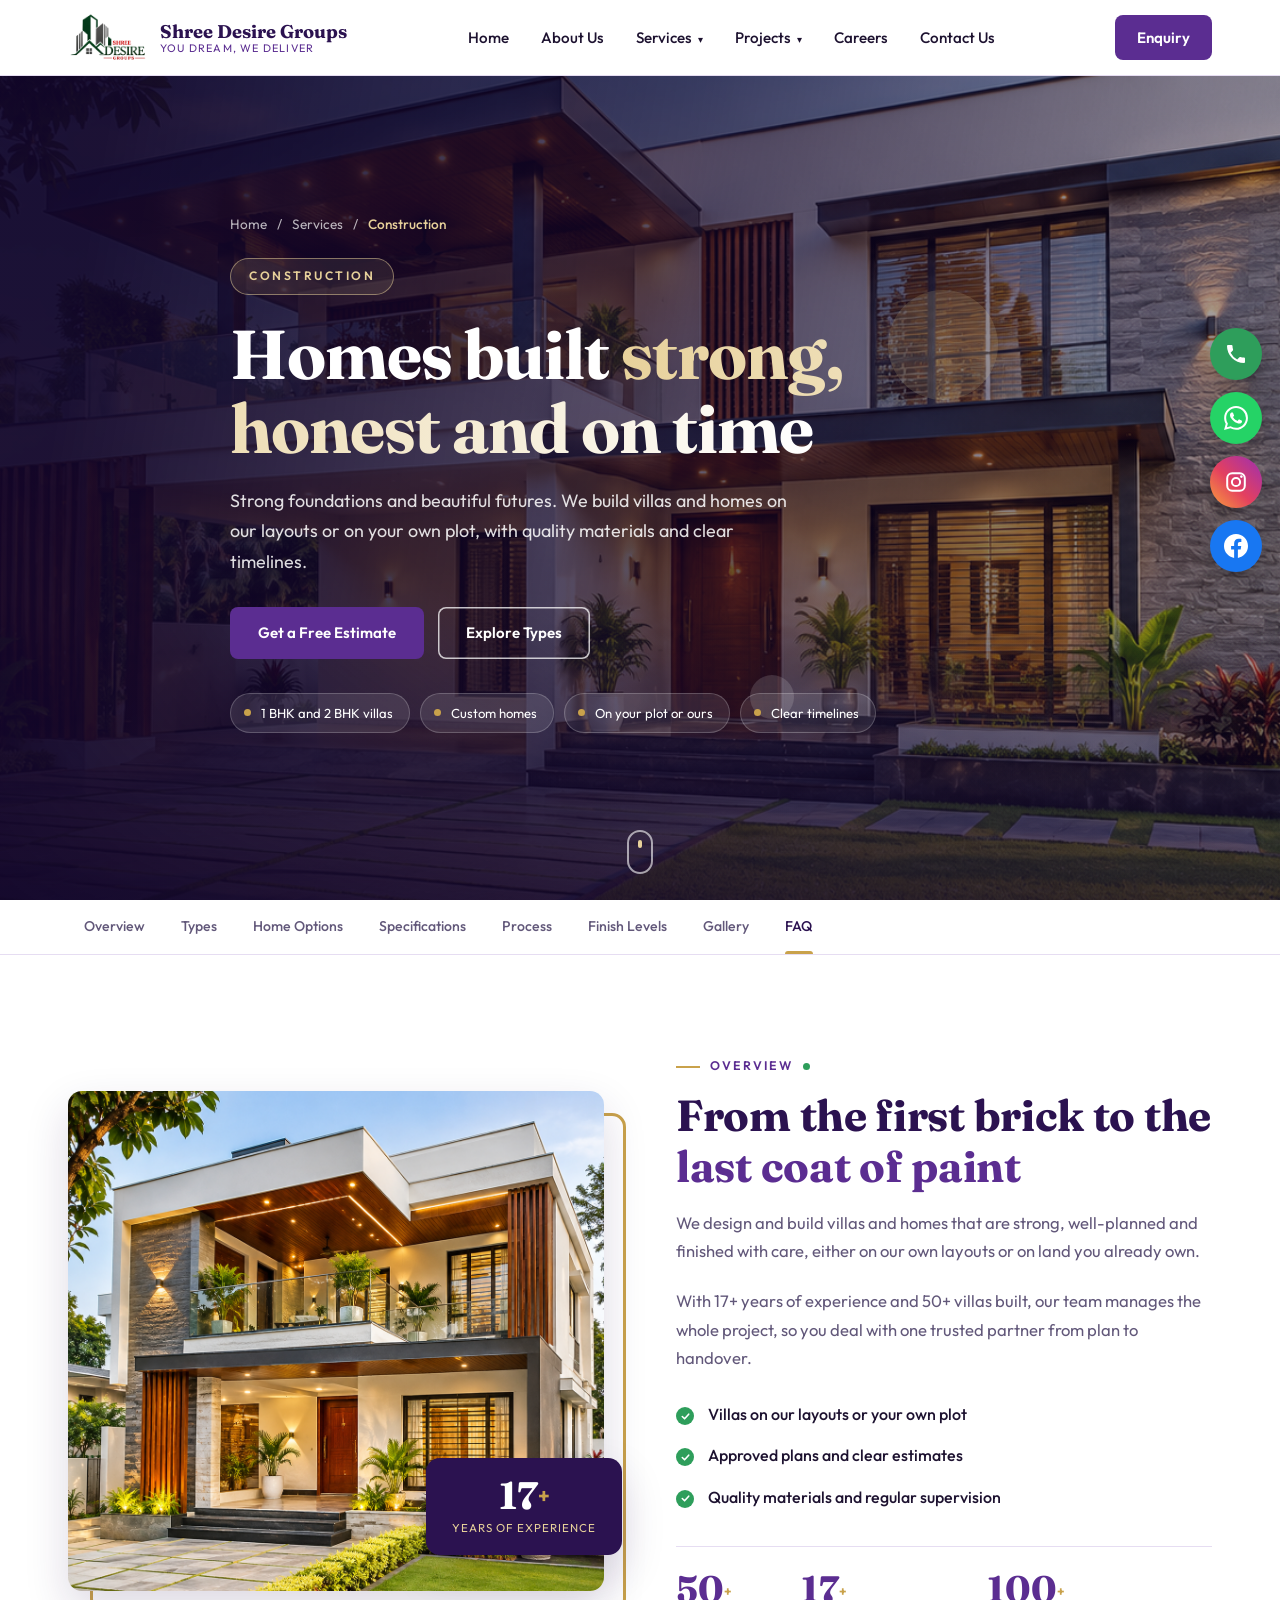
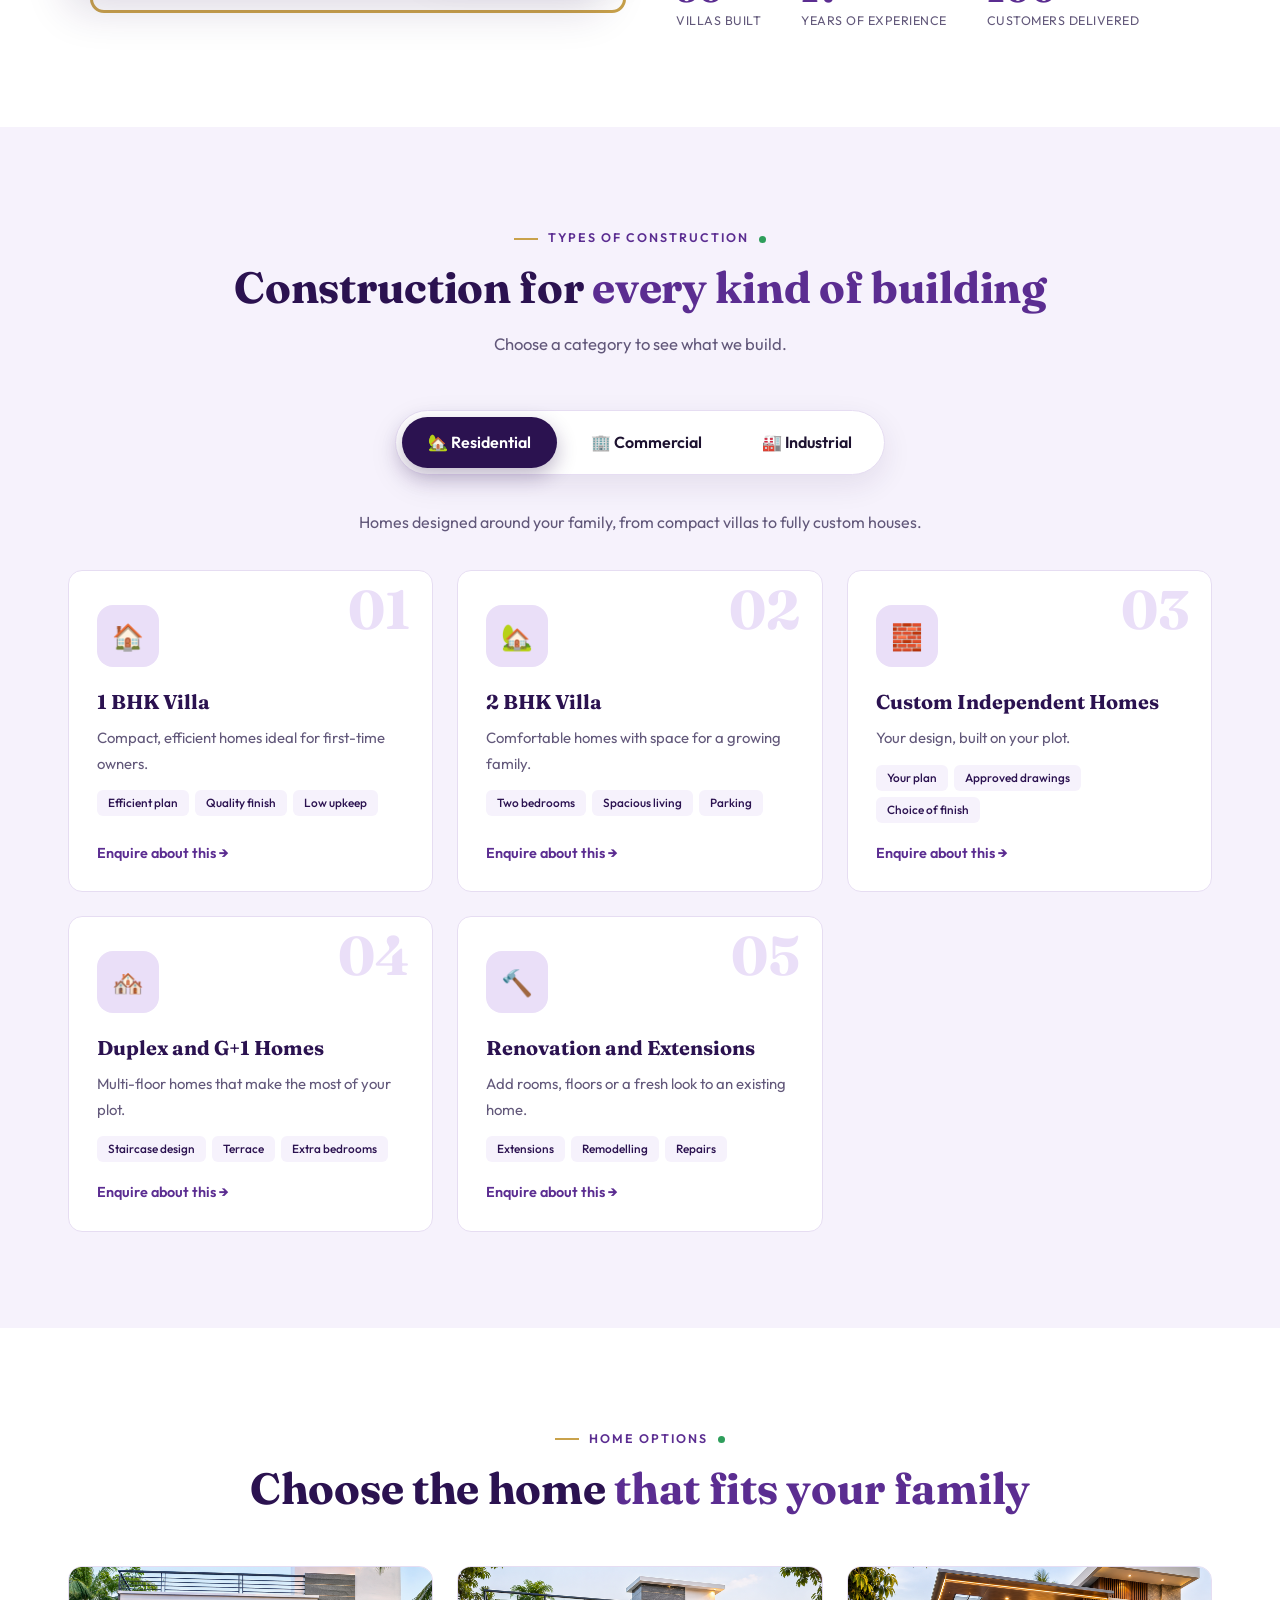
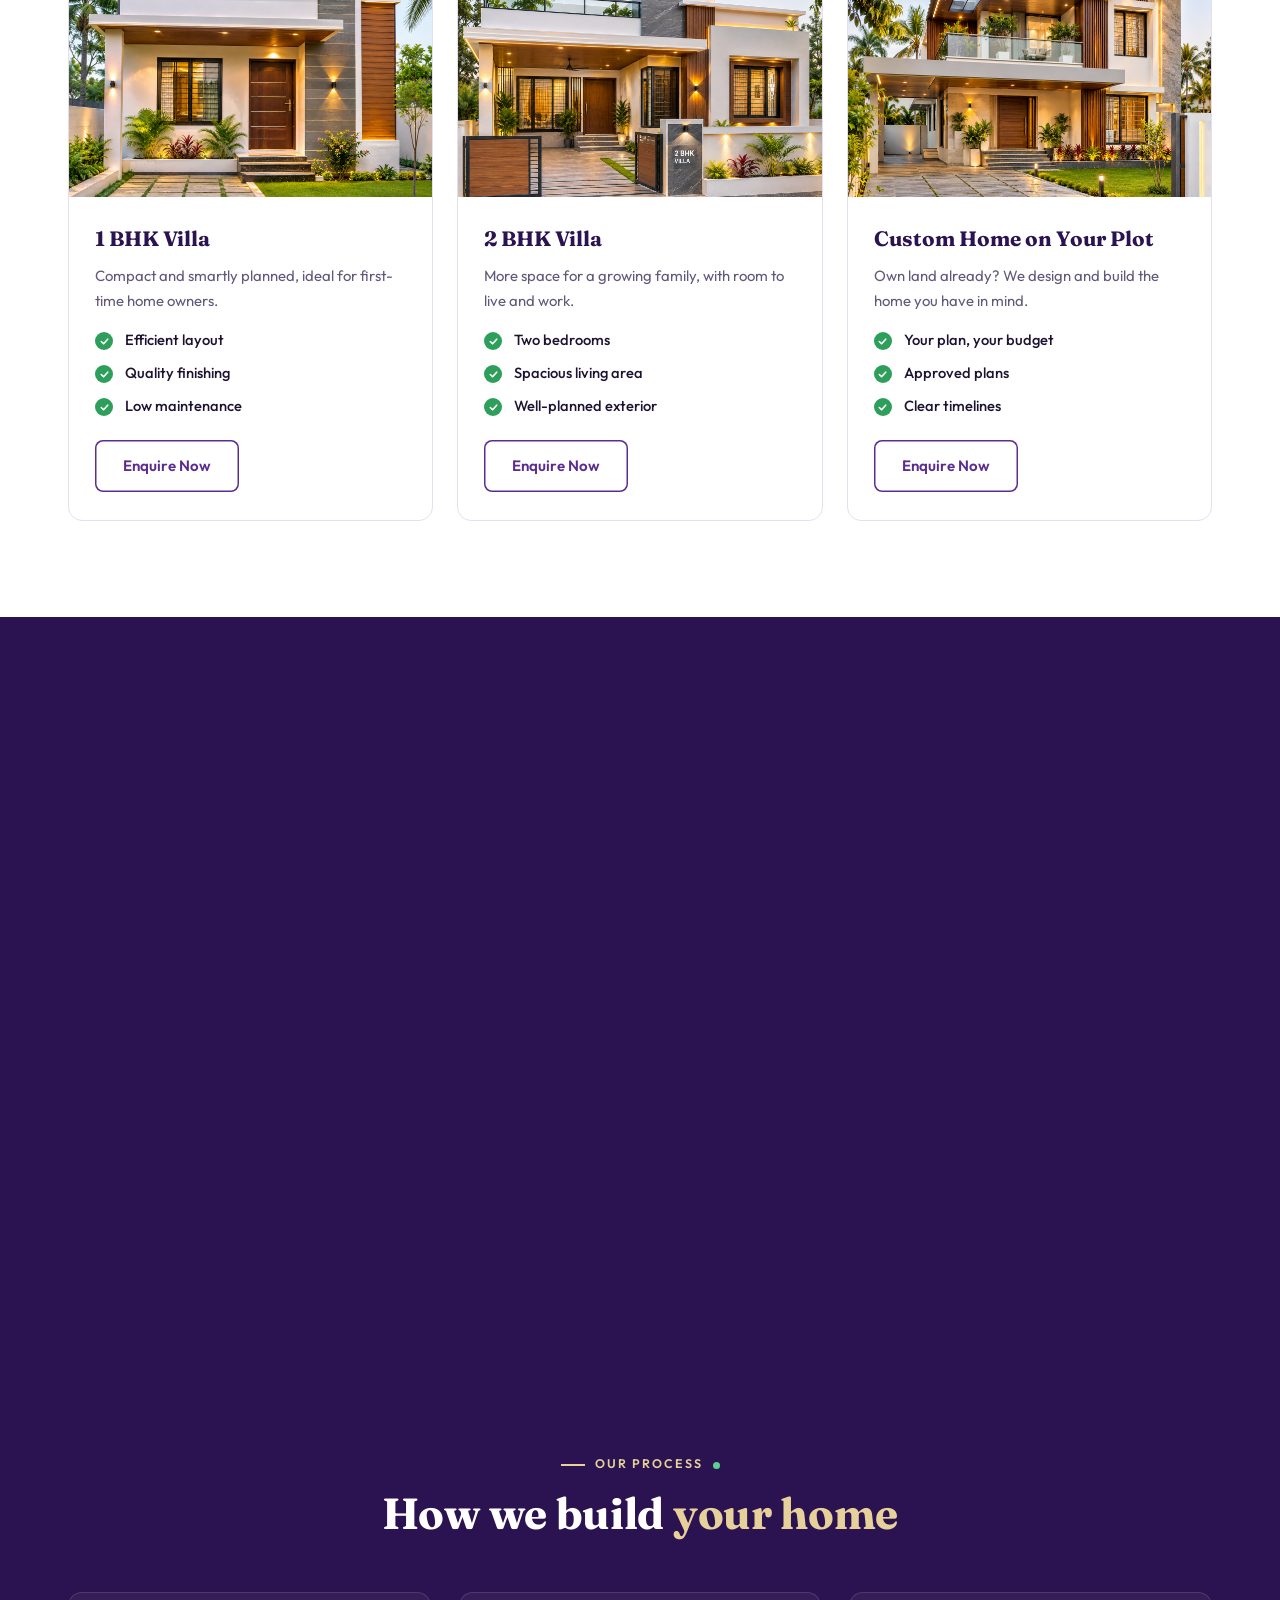
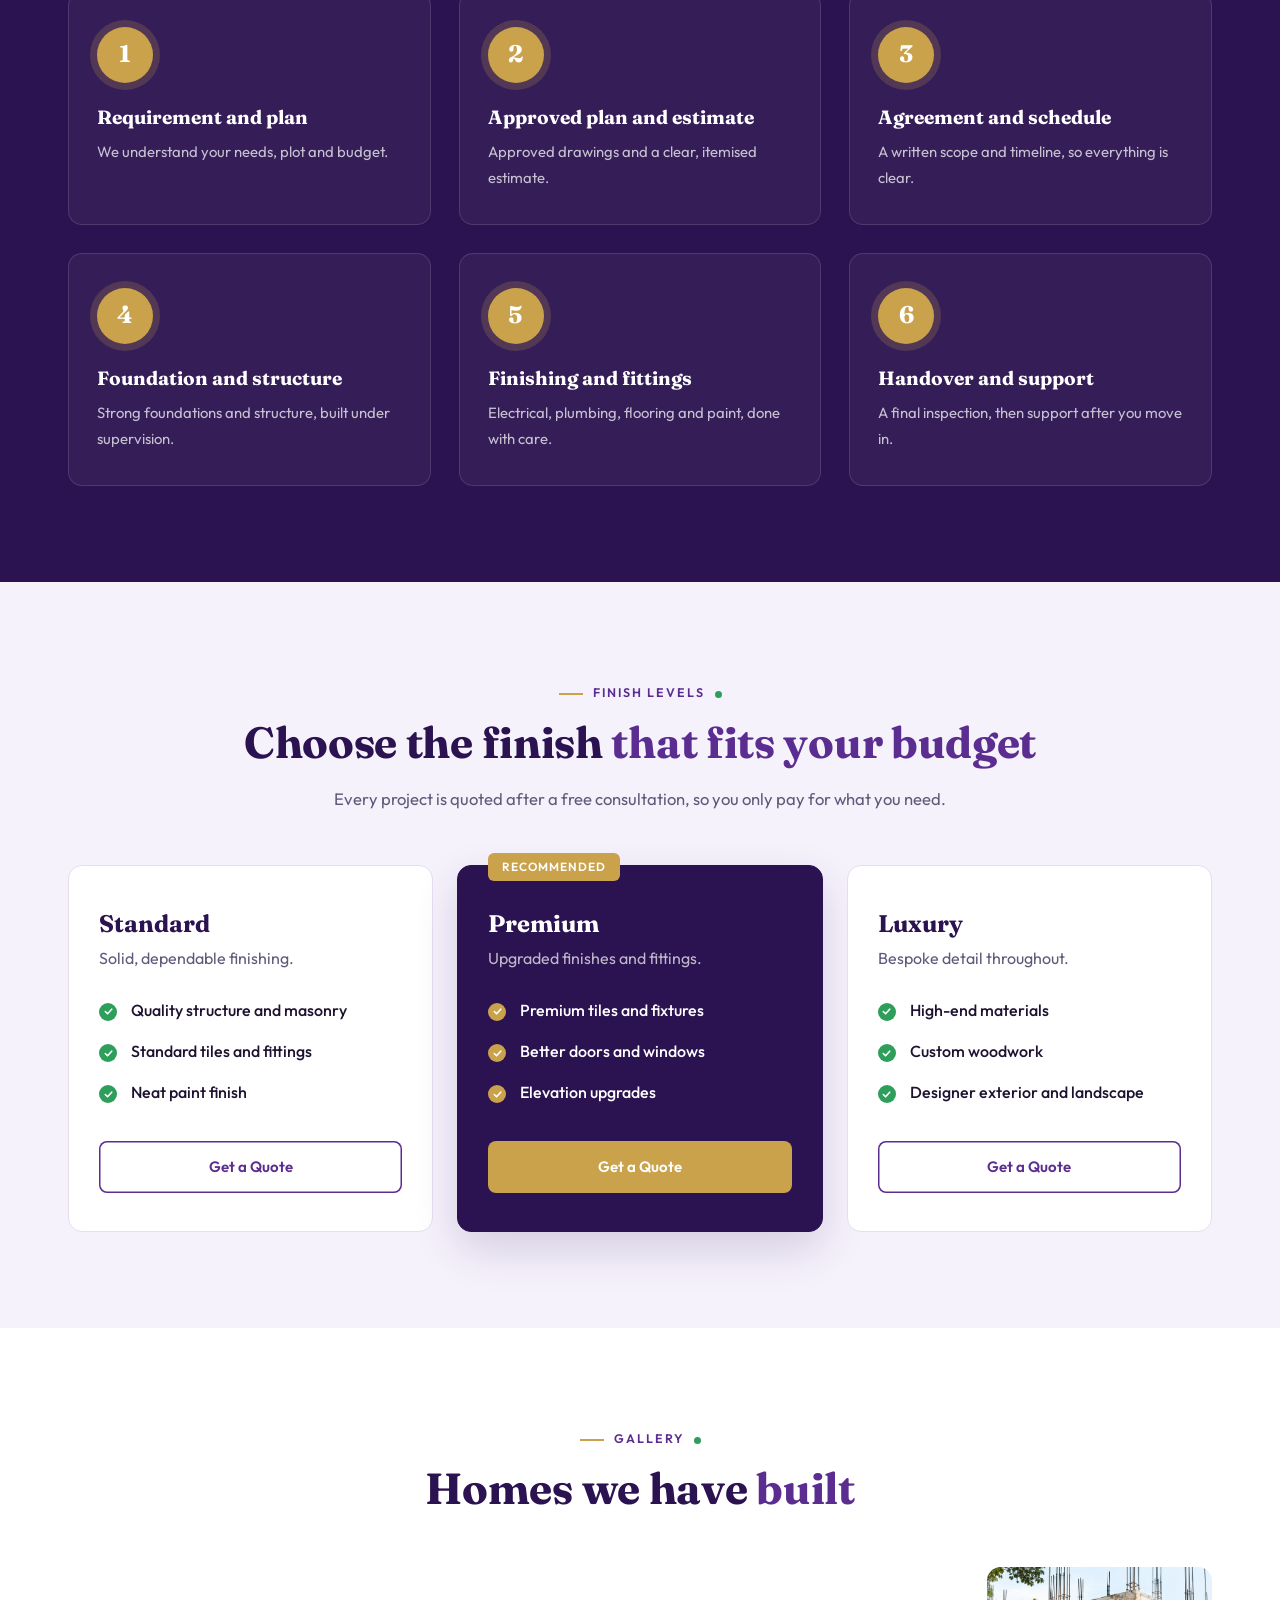
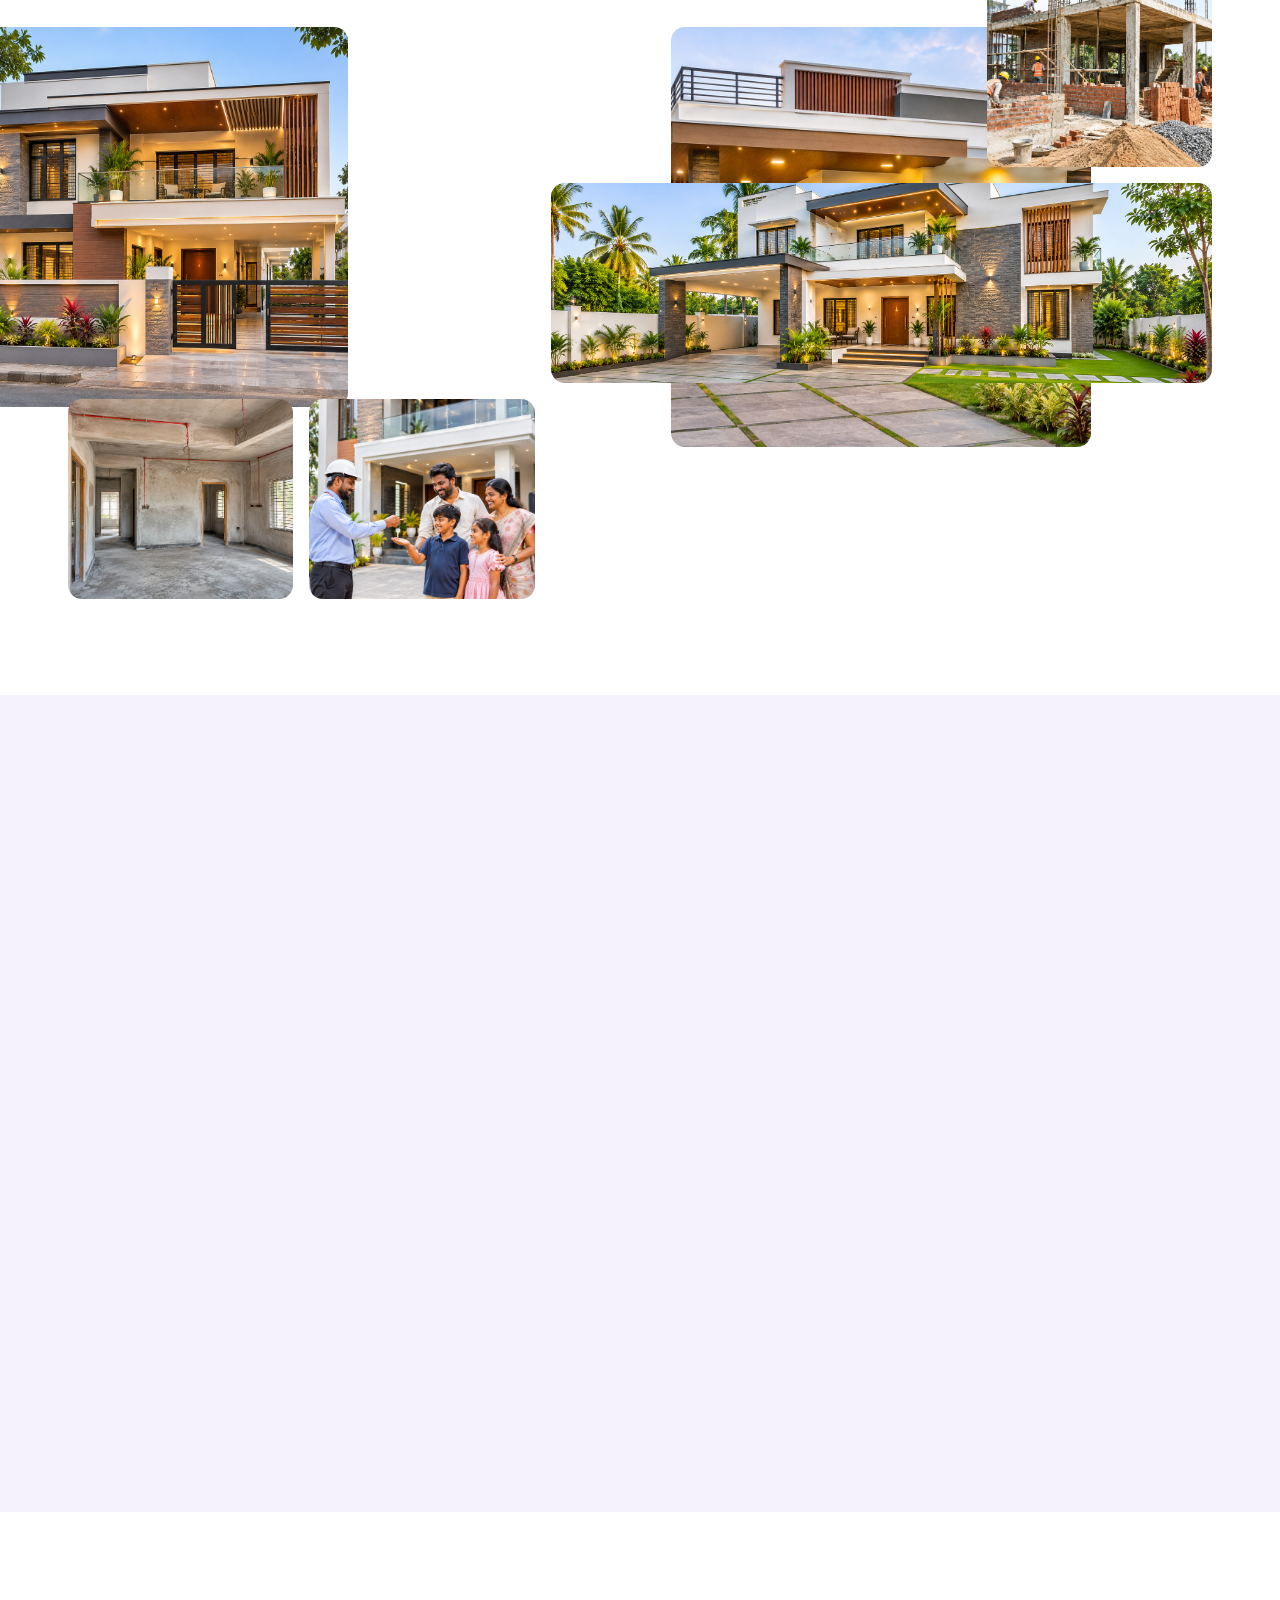
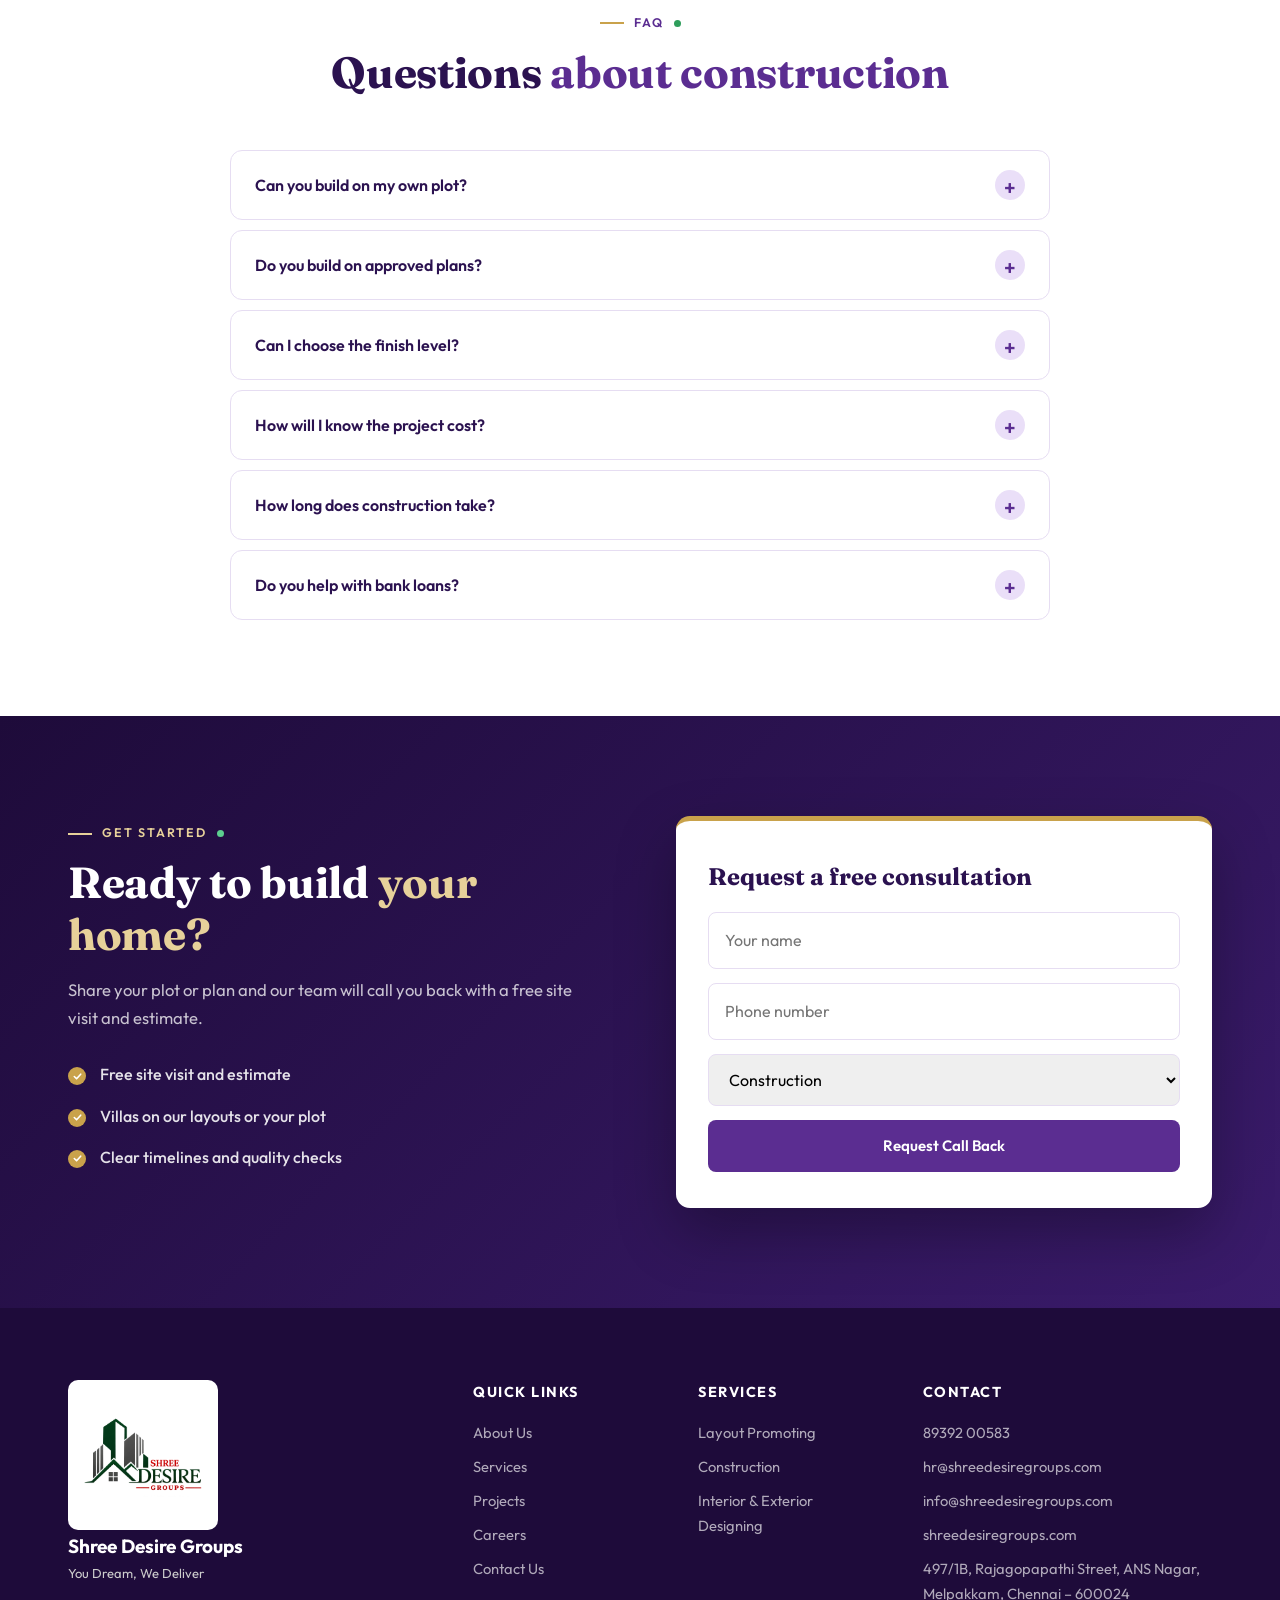
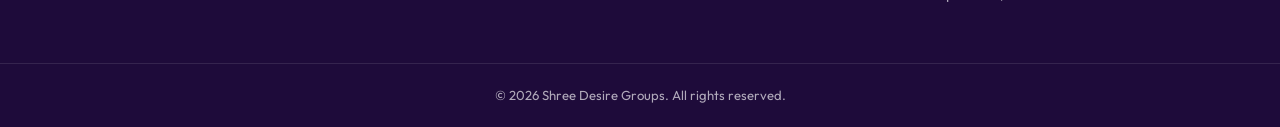
<file: construction.html>
<!DOCTYPE html>
<html lang="en">
<head>
<meta charset="UTF-8">
<meta name="viewport" content="width=device-width, initial-scale=1">
<title>Construction | Shree Desire Groups</title>
<meta name="description" content="Quality villa and home construction in Chennai by Shree Desire Groups: 1 BHK, 2 BHK, custom homes and commercial buildings, on our layouts or your plot.">
<link rel="preconnect" href="https://fonts.googleapis.com">
<link rel="preconnect" href="https://fonts.gstatic.com" crossorigin>
<link href="https://fonts.googleapis.com/css2?family=Fraunces:opsz,wght@9..144,600;9..144,800&family=Outfit:wght@400;500;600;700&display=swap" rel="stylesheet">
<link rel="stylesheet" href="css/style.css">
<link rel="stylesheet" href="css/services.css">
</head>
<body data-service="Villa construction">
<div id="preloader"><div class="pre"><img src="images/logo.png" alt="Shree Desire Groups"><div class="pre-bar"><span></span></div></div></div>
<div class="progress" id="progress"></div><div class="glow" id="glow"></div>

<!-- HEADER -->
<header class="hdr" id="header">
  <a href="index.html" class="brand">
    <img src="images/logo.png" alt="Shree Desire Groups logo">
    <span><b>Shree Desire Groups</b><small>You Dream, We Deliver</small></span>
  </a>
  <nav class="nav" id="nav">
    <a href="index.html">Home</a>
    <a href="about.html">About Us</a>
   <!-- SERVICES DROPDOWN -->
<div class="dd">
  <a href="javascript:void(0)">Services <i>▾</i></a>
  <div class="dd-menu">
    <a href="layout-promoting.html">Layout Promoting</a>
    <a href="construction.html">Construction</a>
    <a href="interiors.html">Interior & Exterior Designing</a>
  </div>
</div>

<!-- PROJECTS DROPDOWN -->
<div class="dd">
  <a href="javascript:void(0)">Projects <i>▾</i></a>
  <div class="dd-menu">
    <a href="ongoing-projects.html">Ongoing Projects</a>
    <a href="completed-projects.html">Completed Projects</a>
  </div>
</div>
    <a href="careers.html">Careers</a>
    <a href="contact.html">Contact Us</a>
  </nav>
  <div class="hdr-act"><button class="btn sm" data-open-enquiry data-magnet>Enquiry</button><button class="burger" id="burger" aria-label="Menu"><span></span><span></span><span></span></button></div>
</header>

<section class="shero" id="top"><div class="shero-bg" id="heroBg" style="--img:url('../images/construction-hero.jpg')"></div><div class="shero-shade"></div><span class="ring r1"></span><span class="ring r2"></span><span class="dot d1"></span><span class="dot d2"></span>
<div class="wrap shero-in"><nav class="crumbs" aria-label="Breadcrumb"><a href="index.html">Home</a><span>/</span><a href="services.html">Services</a><span>/</span><b>Construction</b></nav>
<span class="chip">Construction</span><h1>Homes built <em>strong, honest and on time</em></h1><p>Strong foundations and beautiful futures. We build villas and homes on our layouts or on your own plot, with quality materials and clear timelines.</p>
<div class="row"><button class="btn" data-open-enquiry data-magnet>Get a Free Estimate</button><a href="#types" class="btn ghost-w">Explore Types</a></div>
<ul class="badges"><li>1 BHK and 2 BHK villas</li><li>Custom homes</li><li>On your plot or ours</li><li>Clear timelines</li></ul></div><a class="scrollhint" href="#overview" aria-label="Scroll down"><i></i></a></section>
<nav class="subnav" id="subnav" aria-label="On this page"><div class="wrap"><a href="#overview">Overview</a><a href="#types">Types</a><a href="#villas">Home Options</a><a href="#specs">Specifications</a><a href="#process">Process</a><a href="#packages">Finish Levels</a><a href="#gallery">Gallery</a><a href="#faq">FAQ</a></div></nav>
<section class="sec" id="overview"><div class="wrap two"><div class="ov-img" data-r="left"><img src="images/construction-about.jpg" alt="Construction"><div class="ov-badge"><b data-count="17">0</b><sup>+</sup><span>Years of experience</span></div></div>
<div data-r="right"><span class="eyebrow">Overview</span><h2 class="h2">From the first brick to the <em>last coat of paint</em></h2><p class="lead">We design and build villas and homes that are strong, well-planned and finished with care, either on our own layouts or on land you already own.</p><p class="lead">With 17+ years of experience and 50+ villas built, our team manages the whole project, so you deal with one trusted partner from plan to handover.</p><ul class="ticks "><li>Villas on our layouts or your own plot</li><li>Approved plans and clear estimates</li><li>Quality materials and regular supervision</li></ul><div class="ov-stats"><div><b data-count="50">0</b><sup>+</sup><span>Villas built</span></div><div><b data-count="17">0</b><sup>+</sup><span>Years of experience</span></div><div><b data-count="100">0</b><sup>+</sup><span>Customers delivered</span></div></div></div></div></section>
<section class="sec mint" id="types"><div class="wrap"><div class="sh" data-r="up"><span class="eyebrow">Types of Construction</span><h2 class="h2">Construction for <em>every kind of building</em></h2><p class="lead c">Choose a category to see what we build.</p></div><div class="stabs" data-r="up" role="tablist"><button class="stab on" data-t="0">🏡 Residential</button><button class="stab" data-t="1">🏢 Commercial</button><button class="stab" data-t="2">🏭 Industrial</button></div><div class="spanel on" data-p="0"><p class="pintro">Homes designed around your family, from compact villas to fully custom houses.</p><div class="tgrid"><article class="tcard" data-tilt><span class="tnum">01</span><i>🏠</i><h4>1 BHK Villa</h4><p>Compact, efficient homes ideal for first-time owners.</p><div class="ttags"><span>Efficient plan</span><span>Quality finish</span><span>Low upkeep</span></div><button class="tlink" data-ask="1 BHK Villa">Enquire about this <b>→</b></button></article><article class="tcard" data-tilt><span class="tnum">02</span><i>🏡</i><h4>2 BHK Villa</h4><p>Comfortable homes with space for a growing family.</p><div class="ttags"><span>Two bedrooms</span><span>Spacious living</span><span>Parking</span></div><button class="tlink" data-ask="2 BHK Villa">Enquire about this <b>→</b></button></article><article class="tcard" data-tilt><span class="tnum">03</span><i>🧱</i><h4>Custom Independent Homes</h4><p>Your design, built on your plot.</p><div class="ttags"><span>Your plan</span><span>Approved drawings</span><span>Choice of finish</span></div><button class="tlink" data-ask="Custom Independent Homes">Enquire about this <b>→</b></button></article><article class="tcard" data-tilt><span class="tnum">04</span><i>🏘️</i><h4>Duplex and G+1 Homes</h4><p>Multi-floor homes that make the most of your plot.</p><div class="ttags"><span>Staircase design</span><span>Terrace</span><span>Extra bedrooms</span></div><button class="tlink" data-ask="Duplex and G+1 Homes">Enquire about this <b>→</b></button></article><article class="tcard" data-tilt><span class="tnum">05</span><i>🔨</i><h4>Renovation and Extensions</h4><p>Add rooms, floors or a fresh look to an existing home.</p><div class="ttags"><span>Extensions</span><span>Remodelling</span><span>Repairs</span></div><button class="tlink" data-ask="Renovation and Extensions">Enquire about this <b>→</b></button></article></div></div><div class="spanel" data-p="1"><p class="pintro">Practical, durable buildings for business, built to your layout and schedule.</p><div class="tgrid"><article class="tcard" data-tilt><span class="tnum">01</span><i>🏬</i><h4>Shops and Showrooms</h4><p>Street-facing spaces designed for footfall and display.</p><div class="ttags"><span>Frontage</span><span>Open floors</span><span>Utilities</span></div><button class="tlink" data-ask="Shops and Showrooms">Enquire about this <b>→</b></button></article><article class="tcard" data-tilt><span class="tnum">02</span><i>🏢</i><h4>Office Buildings</h4><p>Efficient office spaces with proper services and parking.</p><div class="ttags"><span>Floor plans</span><span>Services</span><span>Parking</span></div><button class="tlink" data-ask="Office Buildings">Enquire about this <b>→</b></button></article><article class="tcard" data-tilt><span class="tnum">03</span><i>🏗️</i><h4>Small Commercial Complexes</h4><p>Multi-unit buildings planned for rental or sale.</p><div class="ttags"><span>Multi-unit</span><span>Common areas</span><span>Approvals</span></div><button class="tlink" data-ask="Small Commercial Complexes">Enquire about this <b>→</b></button></article></div></div><div class="spanel" data-p="2"><p class="pintro">Functional buildings that support your operations.</p><div class="tgrid"><article class="tcard" data-tilt><span class="tnum">01</span><i>🏭</i><h4>Sheds and Workshops</h4><p>Sturdy spaces for production, repair and storage.</p><div class="ttags"><span>Steel sheds</span><span>Flooring</span><span>Ventilation</span></div><button class="tlink" data-ask="Sheds and Workshops">Enquire about this <b>→</b></button></article><article class="tcard" data-tilt><span class="tnum">02</span><i>📦</i><h4>Warehouses</h4><p>Open, secure storage buildings with easy access.</p><div class="ttags"><span>Loading areas</span><span>Storage</span><span>Security</span></div><button class="tlink" data-ask="Warehouses">Enquire about this <b>→</b></button></article></div></div></div></section>
<section class="sec" id="villas"><div class="wrap"><div class="sh" data-r="up"><span class="eyebrow">Home Options</span><h2 class="h2">Choose the home <em>that fits your family</em></h2></div><div class="grid3"><article class="vc" data-r="up" style="--d:0.0s" data-tilt><div class="vc-img"><img src="images/villa-1bhk.jpg" alt="1 BHK Villa" loading="lazy"></div><div class="vc-b"><h4>1 BHK Villa</h4><p>Compact and smartly planned, ideal for first-time home owners.</p><ul class="ticks "><li>Efficient layout</li><li>Quality finishing</li><li>Low maintenance</li></ul><button class="btn ghost" data-ask="1 BHK Villa">Enquire Now</button></div></article><article class="vc" data-r="up" style="--d:0.12s" data-tilt><div class="vc-img"><img src="images/villa-2bhk.jpg" alt="2 BHK Villa" loading="lazy"></div><div class="vc-b"><h4>2 BHK Villa</h4><p>More space for a growing family, with room to live and work.</p><ul class="ticks "><li>Two bedrooms</li><li>Spacious living area</li><li>Well-planned exterior</li></ul><button class="btn ghost" data-ask="2 BHK Villa">Enquire Now</button></div></article><article class="vc" data-r="up" style="--d:0.24s" data-tilt><div class="vc-img"><img src="images/villa-custom.jpg" alt="Custom Home on Your Plot" loading="lazy"></div><div class="vc-b"><h4>Custom Home on Your Plot</h4><p>Own land already? We design and build the home you have in mind.</p><ul class="ticks "><li>Your plan, your budget</li><li>Approved plans</li><li>Clear timelines</li></ul><button class="btn ghost" data-ask="Custom Home on Your Plot">Enquire Now</button></div></article></div></div></section>
<section class="sec dark" id="specs"><div class="wrap two"><div data-r="left"><span class="eyebrow lt">Specifications</span><h2 class="h2 w">Built with <em>care at every stage</em></h2><p class="lead w">Here is what goes into every home we build. Detailed specifications are shared with your quote.</p><button class="btn" data-open-enquiry data-magnet>Ask for Specifications</button></div><div class="faq dk" data-r="right"><div class="qa open"><button class="q">Foundation and structure<i>+</i></button><div class="a"><p>Strong foundations and a well-built structure, planned to the approved drawings and checked at every stage.</p></div></div><div class="qa"><button class="q">Masonry and plastering<i>+</i></button><div class="a"><p>Neat brickwork and smooth plastering with proper curing and finishing.</p></div></div><div class="qa"><button class="q">Electrical and plumbing<i>+</i></button><div class="a"><p>Concealed wiring and plumbing laid to a clear plan, with tested fittings.</p></div></div><div class="qa"><button class="q">Flooring and finishes<i>+</i></button><div class="a"><p>Tiles, paint and finishes selected with you to match your budget and taste.</p></div></div><div class="qa"><button class="q">Doors, windows and woodwork<i>+</i></button><div class="a"><p>Durable doors and windows with careful fitting and finishing.</p></div></div><div class="qa"><button class="q">Quality and safety checks<i>+</i></button><div class="a"><p>Regular site supervision, tested materials and safe working practices.</p></div></div></div></div></section>
<section class="sec dark" id="process"><div class="wrap"><div class="sh" data-r="up"><span class="eyebrow lt">Our Process</span><h2 class="h2 w">How we build <em>your home</em></h2></div><div class="pr-grid"><div class="pr-item" data-r="up" style="--d:0.0s"><b>1</b><h4>Requirement and plan</h4><p>We understand your needs, plot and budget.</p></div><div class="pr-item" data-r="up" style="--d:0.08s"><b>2</b><h4>Approved plan and estimate</h4><p>Approved drawings and a clear, itemised estimate.</p></div><div class="pr-item" data-r="up" style="--d:0.16s"><b>3</b><h4>Agreement and schedule</h4><p>A written scope and timeline, so everything is clear.</p></div><div class="pr-item" data-r="up" style="--d:0.24s"><b>4</b><h4>Foundation and structure</h4><p>Strong foundations and structure, built under supervision.</p></div><div class="pr-item" data-r="up" style="--d:0.32s"><b>5</b><h4>Finishing and fittings</h4><p>Electrical, plumbing, flooring and paint, done with care.</p></div><div class="pr-item" data-r="up" style="--d:0.4s"><b>6</b><h4>Handover and support</h4><p>A final inspection, then support after you move in.</p></div></div></div></section>
<section class="sec mint" id="packages"><div class="wrap"><div class="sh" data-r="up"><span class="eyebrow">Finish Levels</span><h2 class="h2">Choose the finish <em>that fits your budget</em></h2><p class="lead c">Every project is quoted after a free consultation, so you only pay for what you need.</p></div><div class="grid3 pk"><div class="pack" data-r="up" style="--d:0.0s" data-tilt><h4>Standard</h4><p>Solid, dependable finishing.</p><ul class="ticks "><li>Quality structure and masonry</li><li>Standard tiles and fittings</li><li>Neat paint finish</li></ul><button class="btn ghost" data-ask="Standard Construction package">Get a Quote</button></div><div class="pack hot" data-r="up" style="--d:0.12s" data-tilt><span class=rec>Recommended</span><h4>Premium</h4><p>Upgraded finishes and fittings.</p><ul class="ticks "><li>Premium tiles and fixtures</li><li>Better doors and windows</li><li>Elevation upgrades</li></ul><button class="btn" data-ask="Premium Construction package">Get a Quote</button></div><div class="pack" data-r="up" style="--d:0.24s" data-tilt><h4>Luxury</h4><p>Bespoke detail throughout.</p><ul class="ticks "><li>High-end materials</li><li>Custom woodwork</li><li>Designer exterior and landscape</li></ul><button class="btn ghost" data-ask="Luxury Construction package">Get a Quote</button></div></div></div></section>
<section class="sec" id="gallery"><div class="wrap"><div class="sh" data-r="up"><span class="eyebrow">Gallery</span><h2 class="h2">Homes we have <em>built</em></h2></div><div class="sgal"><figure class="g1" data-r="zoom" style="--d:0.0s"><img src="images/construction-g1.jpg" alt="Villa elevation" loading="lazy"><figcaption>Villa elevation</figcaption></figure><figure class="g2" data-r="zoom" style="--d:0.07s"><img src="images/construction-g2.jpg" alt="2 BHK villa" loading="lazy"><figcaption>2 BHK villa</figcaption></figure><figure class="g3" data-r="zoom" style="--d:0.14s"><img src="images/construction-g3.jpg" alt="Site progress" loading="lazy"><figcaption>Site progress</figcaption></figure><figure class="g4" data-r="zoom" style="--d:0.21000000000000002s"><img src="images/construction-g4.jpg" alt="Completed home" loading="lazy"><figcaption>Completed home</figcaption></figure><figure class="g5" data-r="zoom" style="--d:0.28s"><img src="images/construction-g5.jpg" alt="Interior shell" loading="lazy"><figcaption>Interior shell</figcaption></figure><figure class="g6" data-r="zoom" style="--d:0.35000000000000003s"><img src="images/construction-g6.jpg" alt="Handover" loading="lazy"><figcaption>Handover</figcaption></figure></div></div></section>
<section class="sec mint" id="why"><div class="wrap"><div class="sh" data-r="up"><span class="eyebrow">Why Shree Desire Groups</span><h2 class="h2">Why families <em>build with us</em></h2></div><div class="grid3"><div class="why" data-r="up" style="--d:0.0s" data-tilt><i>📑</i><h4>Approved plans</h4><p>We build on approved plans and clear documentation.</p></div><div class="why" data-r="up" style="--d:0.1s" data-tilt><i>🧱</i><h4>Quality materials</h4><p>Tested materials and careful workmanship.</p></div><div class="why" data-r="up" style="--d:0.2s" data-tilt><i>👷</i><h4>Experienced supervision</h4><p>Regular site supervision at every stage.</p></div><div class="why" data-r="up" style="--d:0.0s" data-tilt><i>📅</i><h4>Clear timelines</h4><p>A written schedule and regular updates.</p></div><div class="why" data-r="up" style="--d:0.1s" data-tilt><i>💰</i><h4>Transparent estimates</h4><p>Itemised costs with no hidden surprises.</p></div><div class="why" data-r="up" style="--d:0.2s" data-tilt><i>🏦</i><h4>Loan assistance</h4><p>We guide you through documents and bank loans.</p></div></div></div></section>
<section class="sec" id="faq"><div class="wrap"><div class="sh" data-r="up"><span class="eyebrow">FAQ</span><h2 class="h2">Questions <em>about construction</em></h2></div><div class="faq" data-r="up"><div class="qa"><button class="q">Can you build on my own plot?<i>+</i></button><div class="a"><p>Yes. We build villas and homes on plots you already own, as well as on our own layouts.</p></div></div><div class="qa"><button class="q">Do you build on approved plans?<i>+</i></button><div class="a"><p>Yes. We plan and build according to approved drawings, and we guide you through the approval paperwork.</p></div></div><div class="qa"><button class="q">Can I choose the finish level?<i>+</i></button><div class="a"><p>Yes. You can choose from Standard, Premium and Luxury finish levels, and we explain what is included in each.</p></div></div><div class="qa"><button class="q">How will I know the project cost?<i>+</i></button><div class="a"><p>You receive an itemised estimate before the agreement, so there are no hidden costs later.</p></div></div><div class="qa"><button class="q">How long does construction take?<i>+</i></button><div class="a"><p>It depends on the size and design of the home. We give a clear schedule in the agreement and keep you updated.</p></div></div><div class="qa"><button class="q">Do you help with bank loans?<i>+</i></button><div class="a"><p>Yes. We guide you through the documents and loan application. Approval depends on the bank.</p></div></div></div></div></section>

<section class="scta" id="contact"><span class="ring r1"></span><span class="ring r2"></span><div class="wrap two"><div data-r="left"><span class="eyebrow lt">Get Started</span><h2 class="h2 w">Ready to build <em>your home?</em></h2><p class="lead w">Share your plot or plan and our team will call you back with a free site visit and estimate.</p><ul class="ticks lt"><li>Free site visit and estimate</li><li>Villas on our layouts or your plot</li><li>Clear timelines and quality checks</li></ul></div>
<form class="bform" id="quickForm" data-r="right"><h3>Request a free consultation</h3><input name="name" placeholder="Your name" required><input name="phone" type="tel" placeholder="Phone number" pattern="[0-9+\s]{10,15}" required><select name="service" required><option value="">Select a service</option><option>Interiors</option><option selected>Construction</option><option>Layout Promoting (plots)</option></select><button type="submit" class="btn">Request Call Back</button><small class="bthanks" hidden>Thank you! Press send in WhatsApp to reach us.</small></form></div></section>
<!-- FOOTER -->
<footer class="foot">
  <div class="wrap fg">
    <div>
<a href="index.html" class="footer-brand">
  <img src="images/logo.png" alt="Shree Desire Groups Logo">
  <span>
    <b>Shree Desire Groups</b>
    <small>You Dream, We Deliver</small>
  </span>
</a>
  </div>
    <div><h5>Quick Links</h5><a href="index.html#about">About Us</a><a href="index.html#services">Services</a><a href="index.html#ongoing">Projects</a><a href="careers.html">Careers</a><a href="index.html#contact">Contact Us</a></div>

<div>
  <h5>Services</h5>
  <a href="layout-promoting.html">Layout Promoting</a>
  <a href="construction.html">Construction</a>
  <a href="interiors.html">Interior & Exterior Designing</a>
</div>

    <div><h5>Contact</h5><a href="tel:+918939200583">89392 00583</a><a href="mailto:hr@shreedesiregroups.com">hr@shreedesiregroups.com</a><a href="mailto:info@shreedesiregroups.com">info@shreedesiregroups.com</a><a href="https://shreedesiregroups.com" target="_blank" rel="noopener">shreedesiregroups.com</a><span>497/1B, Rajagopapathi Street, ANS Nagar, Melpakkam, Chennai – 600024</span></div>
  </div>
  <div class="fb">© 2026 Shree Desire Groups. All rights reserved.</div>
</footer>

<button class="totop" id="toTop" aria-label="Back to top">↑</button>

<!-- ENQUIRY POPUP -->
<div class="modal" id="enquiryModal" aria-hidden="true">
  <div class="mbox" role="dialog" aria-labelledby="enqTitle">
    <button class="mx" data-close aria-label="Close">×</button>
    <h3 id="enqTitle">Send us an enquiry</h3><p>We will call you back shortly.</p>
    <form id="enquiryForm">
      <input name="name" placeholder="Your name" required>
      <input name="phone" type="tel" placeholder="Phone number" pattern="[0-9+\s]{10,15}" required>
      <input name="email" type="email" placeholder="Email (optional)">
      <select name="interest" required><option value="">I am interested in…</option><option>Interiors</option><option>Villa construction</option><option>Residential plots</option><option>Solar</option><option>RO Water Purifier</option></select>
      <textarea name="message" rows="3" placeholder="Message"></textarea>
      <button type="submit" class="btn">Send Enquiry</button>
    </form>
    <div class="thanks" hidden>Thank you! Your enquiry is ready in WhatsApp. Press send there to reach us.</div>
  </div>
</div>
<aside class="fab" id="fab" aria-label="Quick contact">
  <a class="fab-btn fab-x" href="tel:+918939200583" data-tip="Call us" aria-label="Call us on 89392 00583">
    <svg viewBox="0 0 24 24" aria-hidden="true"><path fill="currentColor" d="M6.62 10.79a15.05 15.05 0 006.59 6.59l2.2-2.2a1 1 0 011.02-.24c1.12.37 2.33.57 3.57.57a1 1 0 011 1V20a1 1 0 01-1 1A17 17 0 013 4a1 1 0 011-1h3.5a1 1 0 011 1c0 1.25.2 2.45.57 3.57a1 1 0 01-.25 1.02l-2.2 2.2z"/></svg>
  </a>
  <a class="fab-btn fab-wa" href="https://wa.me/918939200583?text=Hello%20Shree%20Desire%20Groups" target="_blank" rel="noopener" data-tip="WhatsApp" aria-label="Chat on WhatsApp">
    <svg viewBox="0 0 24 24" aria-hidden="true"><path fill="currentColor" d="M17.47 14.38c-.3-.15-1.76-.87-2.03-.97-.27-.1-.47-.15-.67.15-.2.3-.77.97-.94 1.16-.17.2-.35.22-.65.07-.3-.15-1.26-.46-2.4-1.48-.88-.79-1.48-1.76-1.65-2.06-.17-.3-.02-.46.13-.6.13-.13.3-.35.45-.52.15-.17.2-.3.3-.5.1-.2.05-.37-.03-.52-.07-.15-.67-1.61-.92-2.2-.24-.58-.49-.5-.67-.51h-.57c-.2 0-.52.07-.8.37-.27.3-1.04 1.02-1.04 2.48 0 1.46 1.07 2.88 1.21 3.07.15.2 2.1 3.2 5.08 4.49.71.3 1.26.49 1.69.63.71.22 1.36.19 1.87.12.57-.08 1.76-.72 2-1.41.25-.7.25-1.29.17-1.41-.07-.12-.27-.2-.57-.35zM12.05 21.8h-.01a9.87 9.87 0 01-5.03-1.38l-.36-.21-3.74.98 1-3.65-.24-.37a9.86 9.86 0 01-1.51-5.26c0-5.45 4.44-9.88 9.89-9.88 2.64 0 5.12 1.03 6.99 2.9a9.82 9.82 0 012.89 6.99c0 5.45-4.44 9.88-9.88 9.88zm8.41-18.3A11.82 11.82 0 0012.05 0C5.5 0 .16 5.34.16 11.89c0 2.1.55 4.14 1.59 5.95L.06 24l6.3-1.65a11.88 11.88 0 005.68 1.45h.01c6.55 0 11.89-5.34 11.89-11.89 0-3.18-1.24-6.17-3.48-8.41z"/></svg>
  </a>
  <a class="fab-btn fab-ig" href="https://www.instagram.com/yourprofile" target="_blank" rel="noopener" data-tip="Instagram" aria-label="Follow us on Instagram">
    <svg viewBox="0 0 24 24" aria-hidden="true"><rect x="3.2" y="3.2" width="17.6" height="17.6" rx="5" fill="none" stroke="currentColor" stroke-width="2"/><circle cx="12" cy="12" r="4.1" fill="none" stroke="currentColor" stroke-width="2"/><circle cx="17.4" cy="6.6" r="1.3" fill="currentColor"/></svg>
  </a>
  <a class="fab-btn fab-fb" href="https://www.facebook.com/yourpage" target="_blank" rel="noopener" data-tip="Facebook" aria-label="Follow us on Facebook">
    <svg viewBox="0 0 24 24" aria-hidden="true"><path fill="currentColor" d="M24 12.07C24 5.45 18.63.07 12 .07S0 5.45 0 12.07c0 5.99 4.39 10.95 10.13 11.85v-8.38H7.08v-3.47h3.05V9.43c0-3.01 1.79-4.67 4.53-4.67 1.31 0 2.69.23 2.69.23v2.95h-1.51c-1.49 0-1.96.93-1.96 1.87v2.25h3.33l-.53 3.47h-2.8v8.38C19.61 23.02 24 18.06 24 12.07z"/></svg>
  </a>
  <button class="fab-toggle" id="fabToggle" aria-expanded="true" aria-controls="fab" aria-label="Hide quick contact buttons"><span></span></button>
</aside>
<script src="js/services.js"></script>
</body>
</html>
</file>
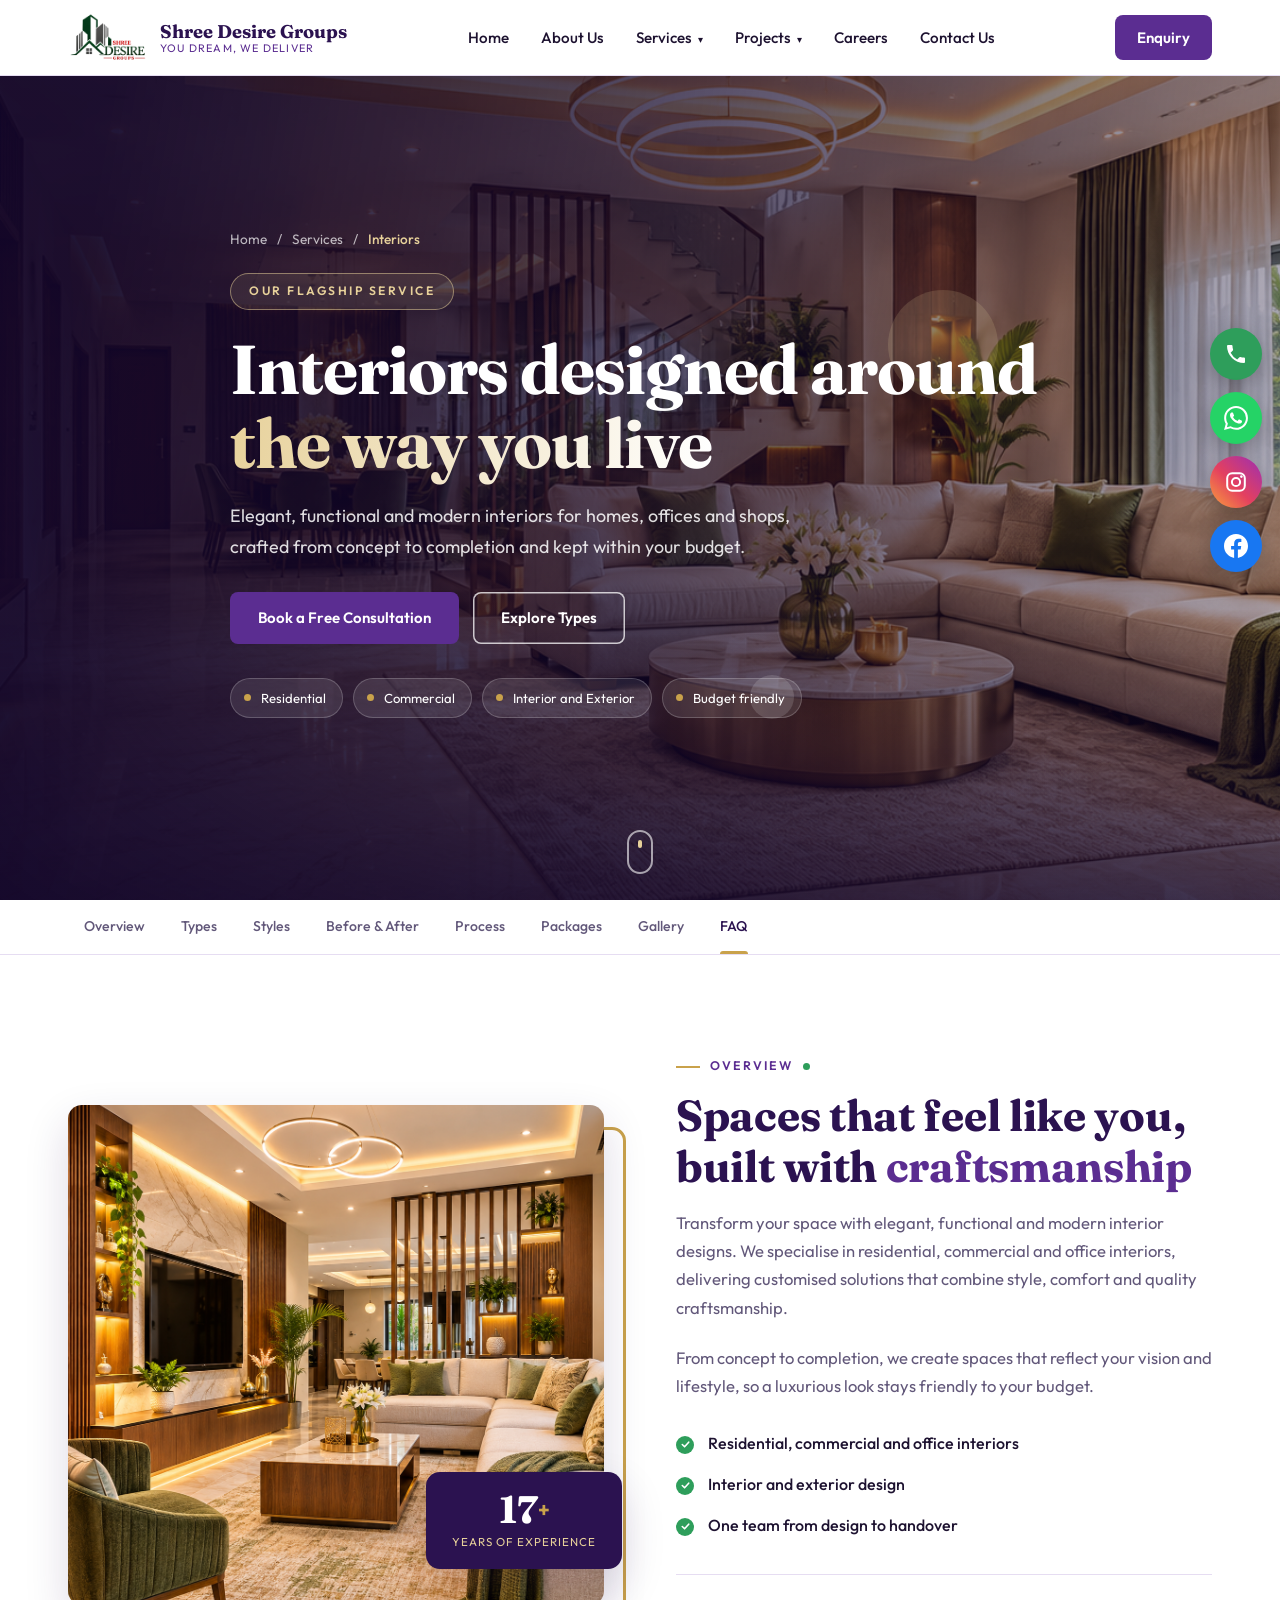
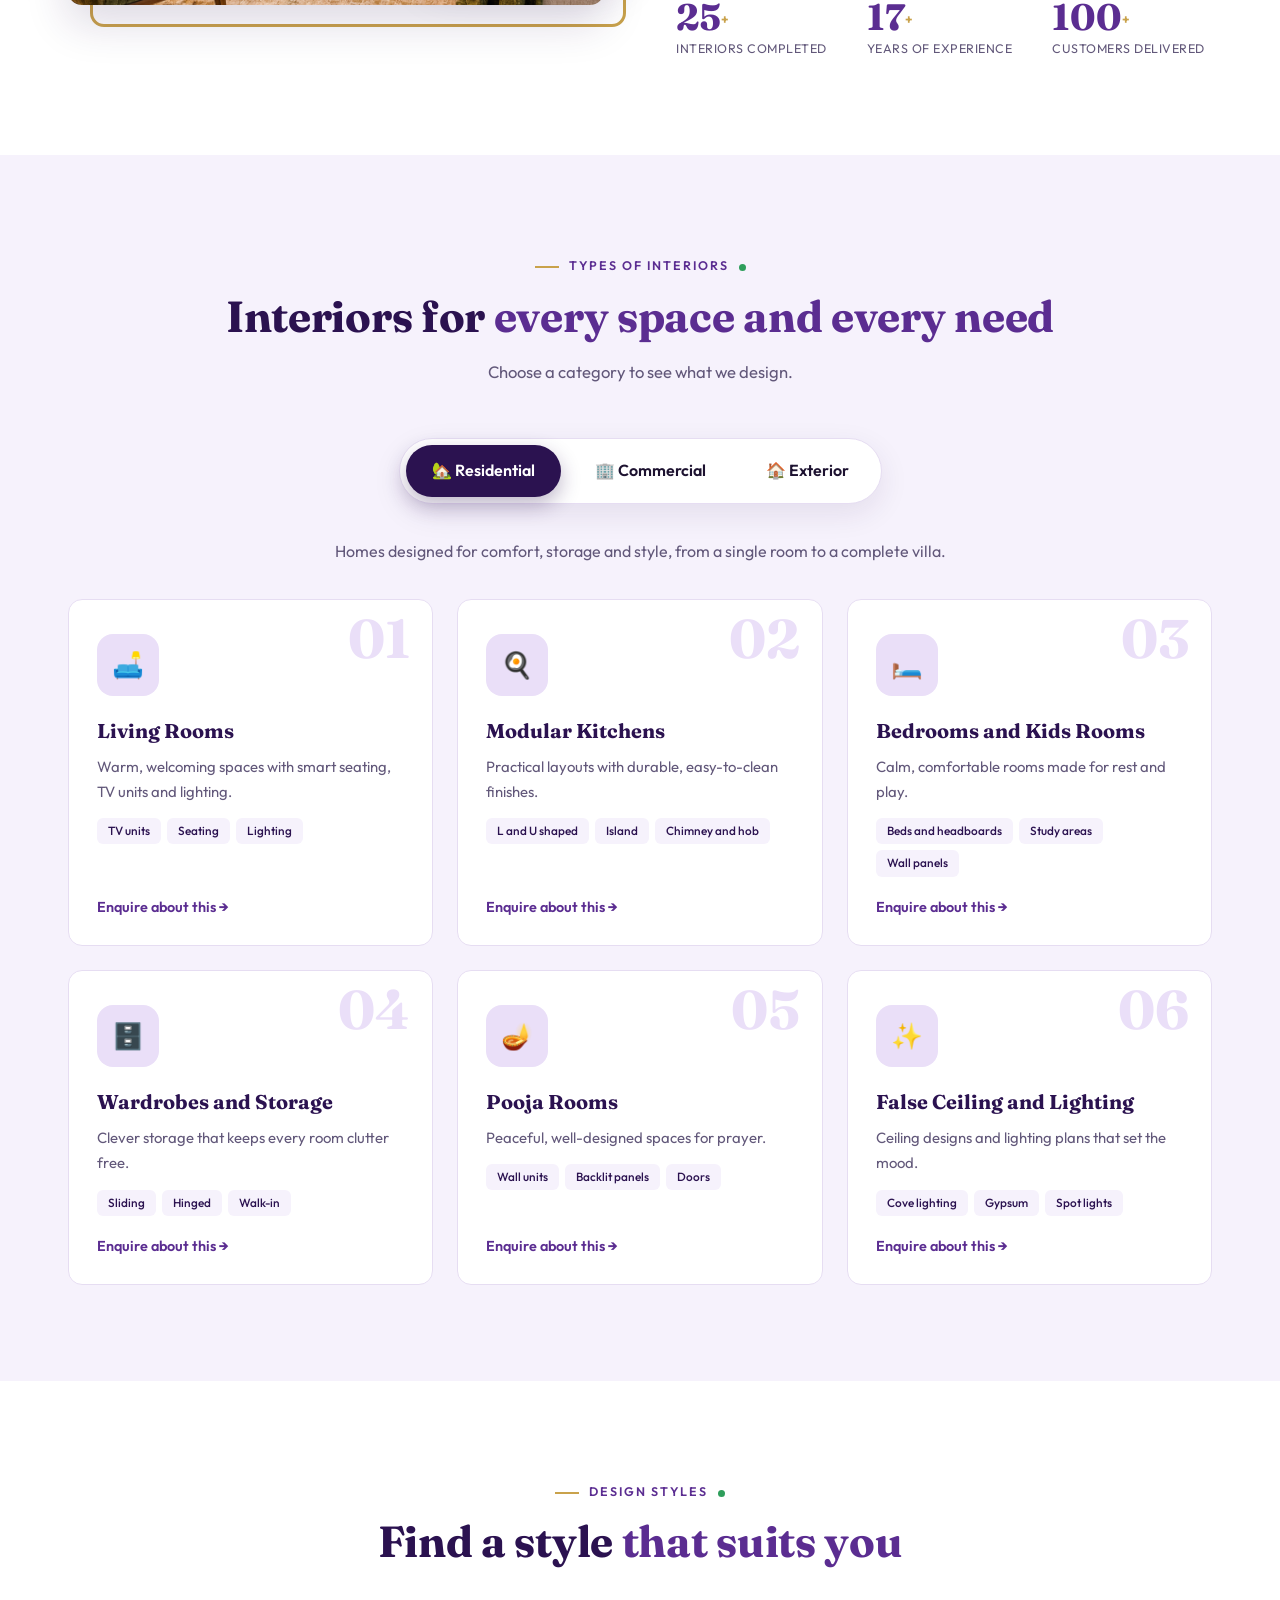
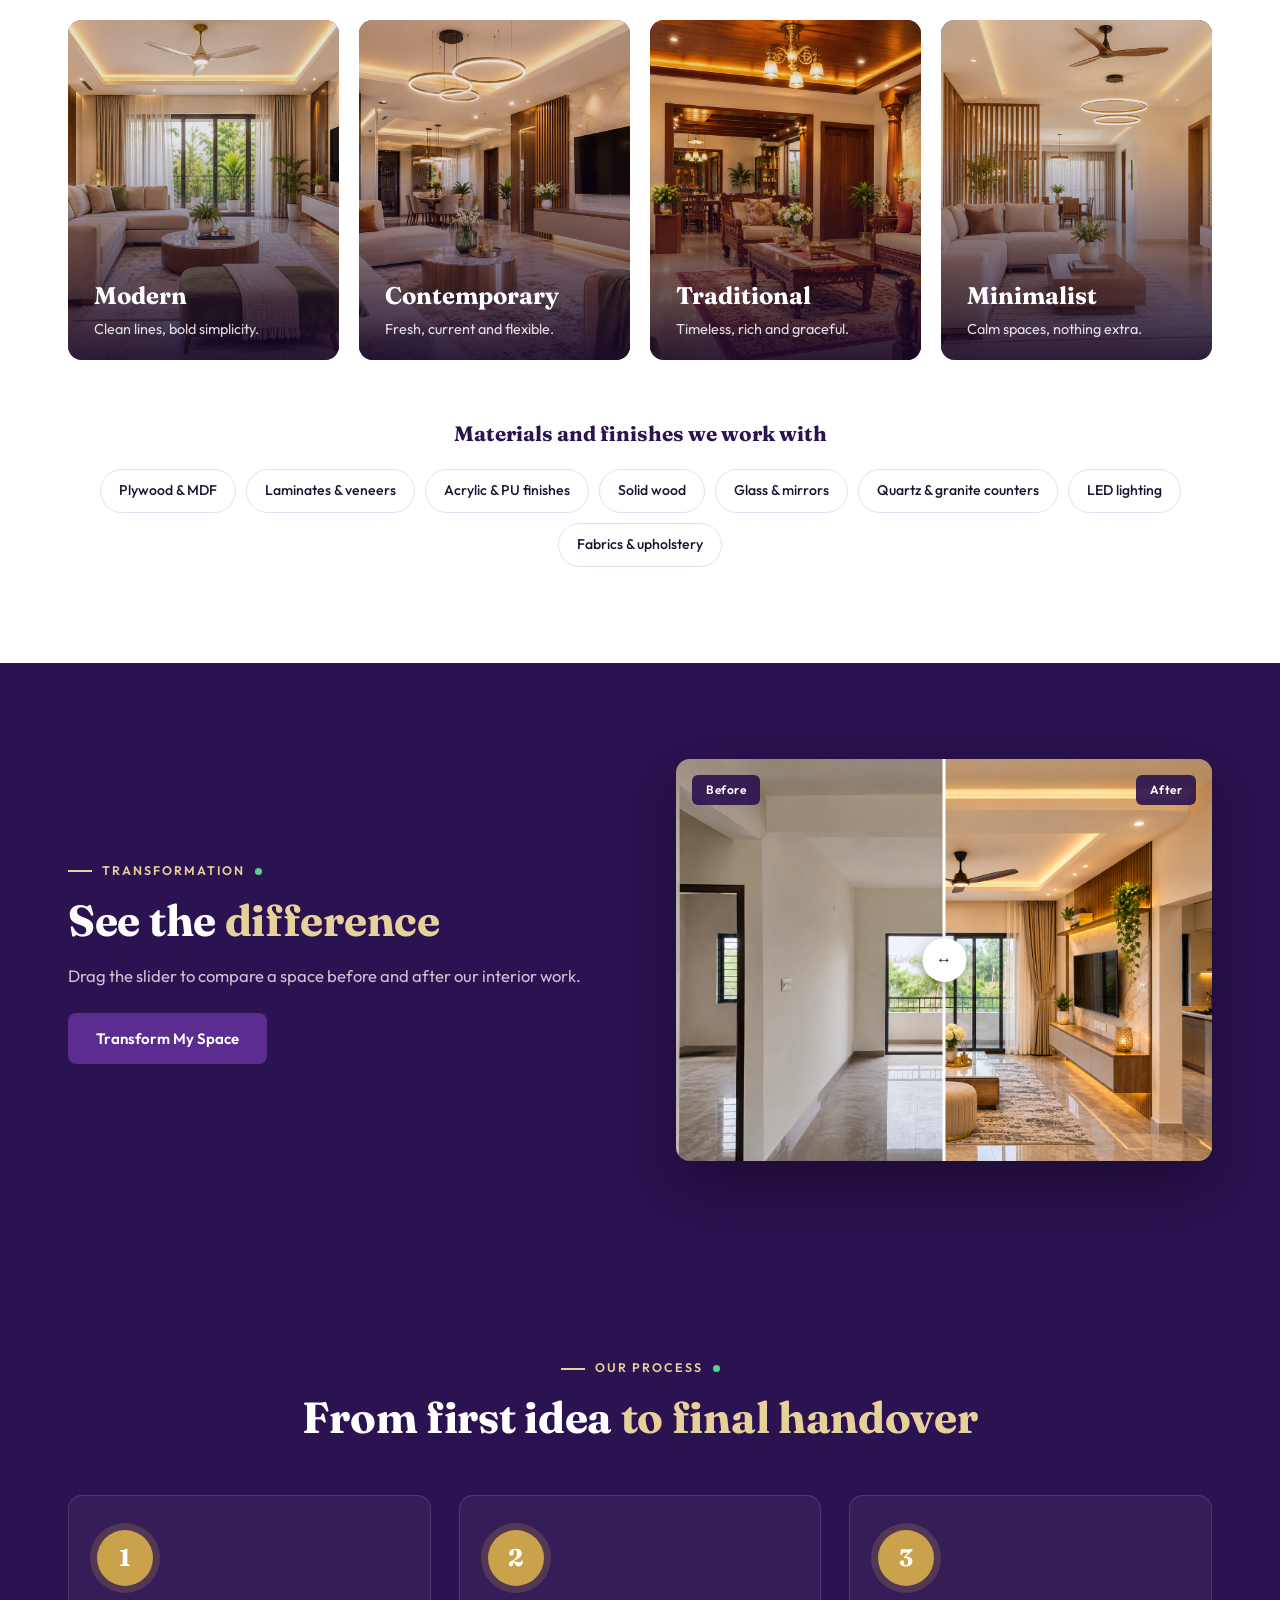
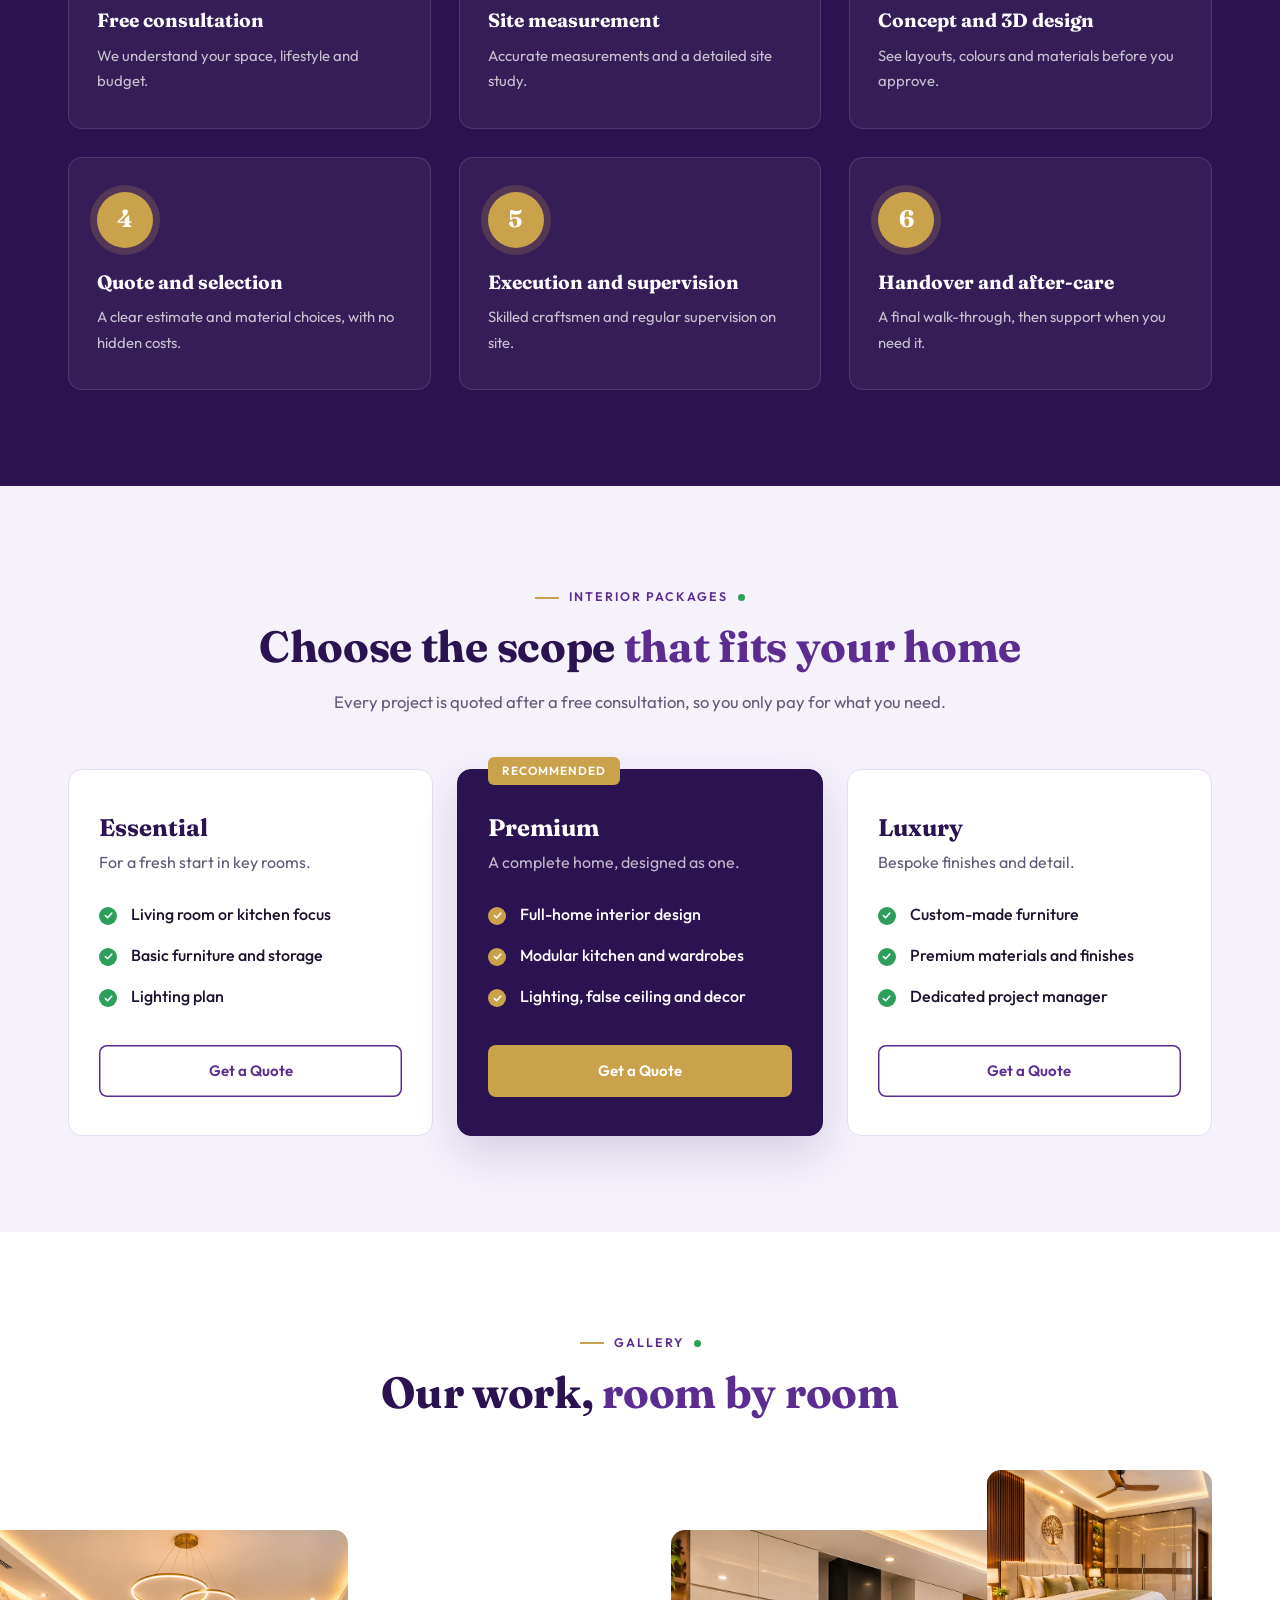
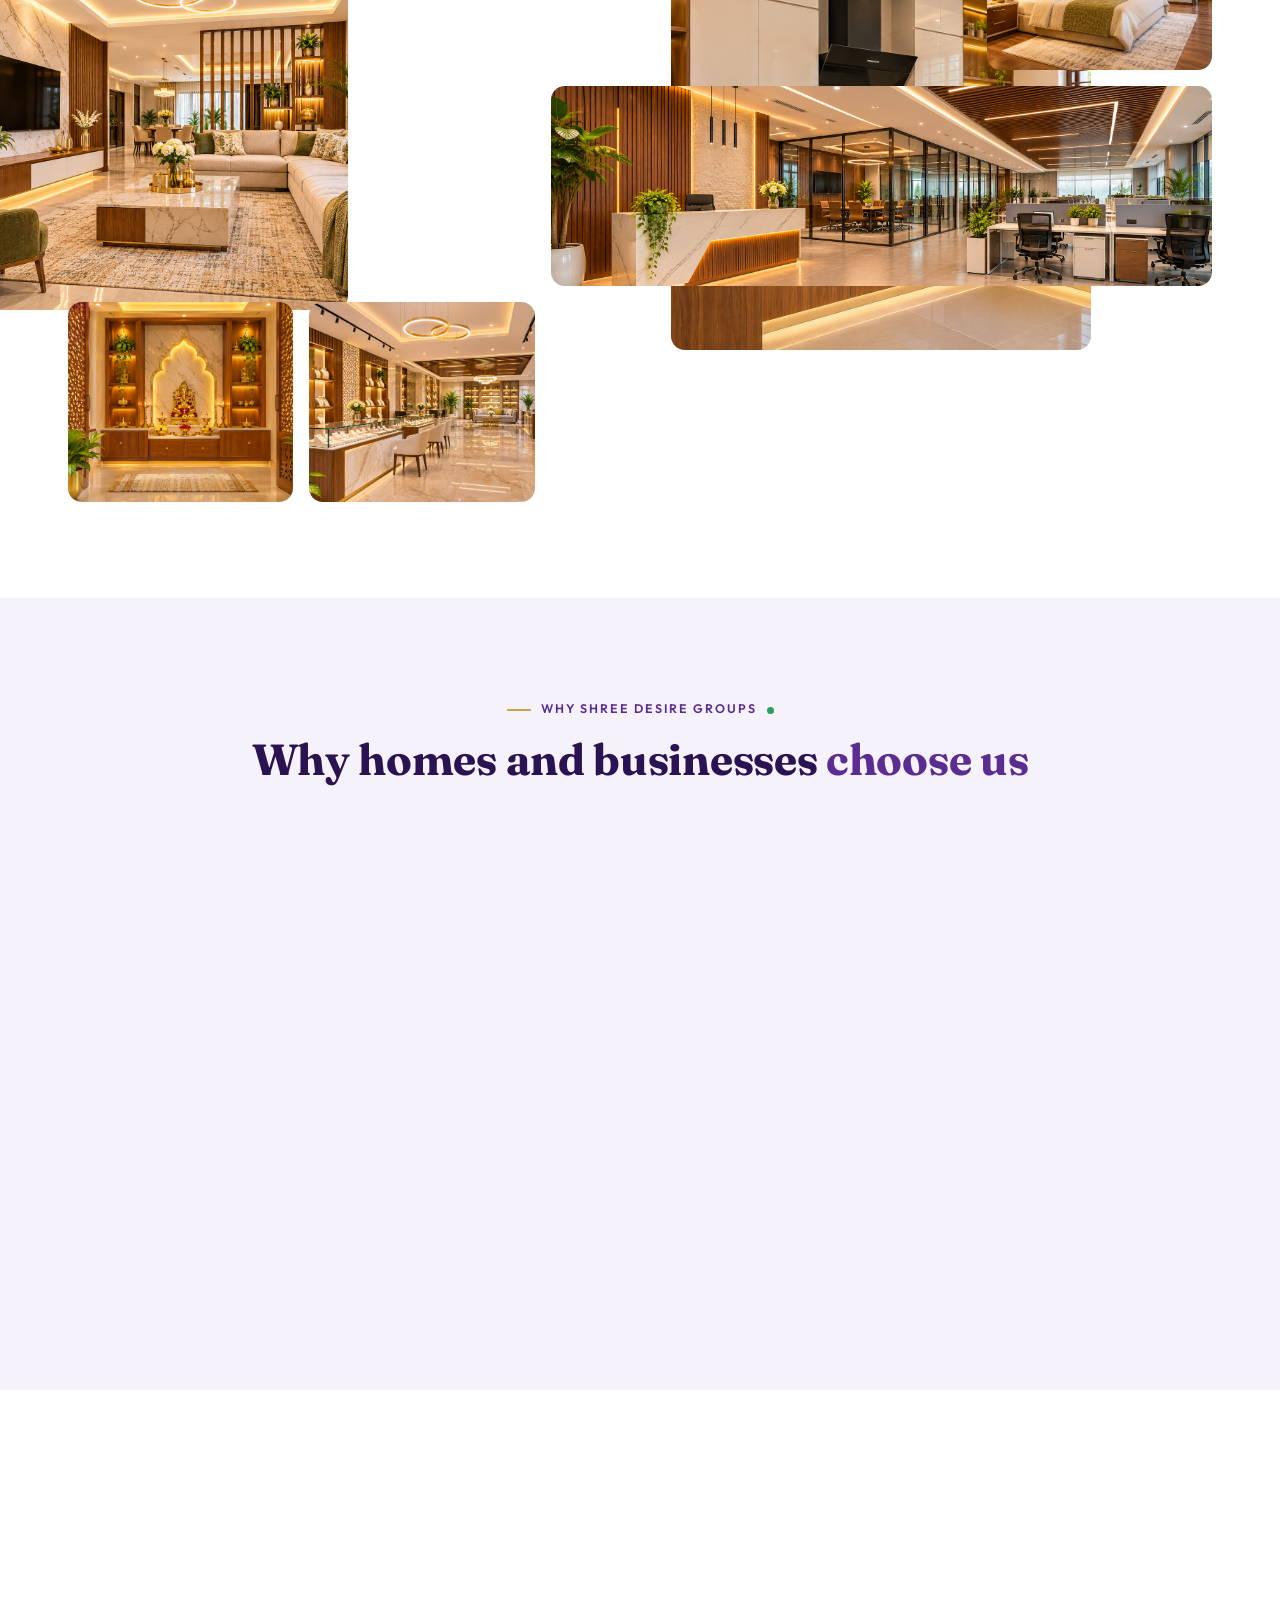
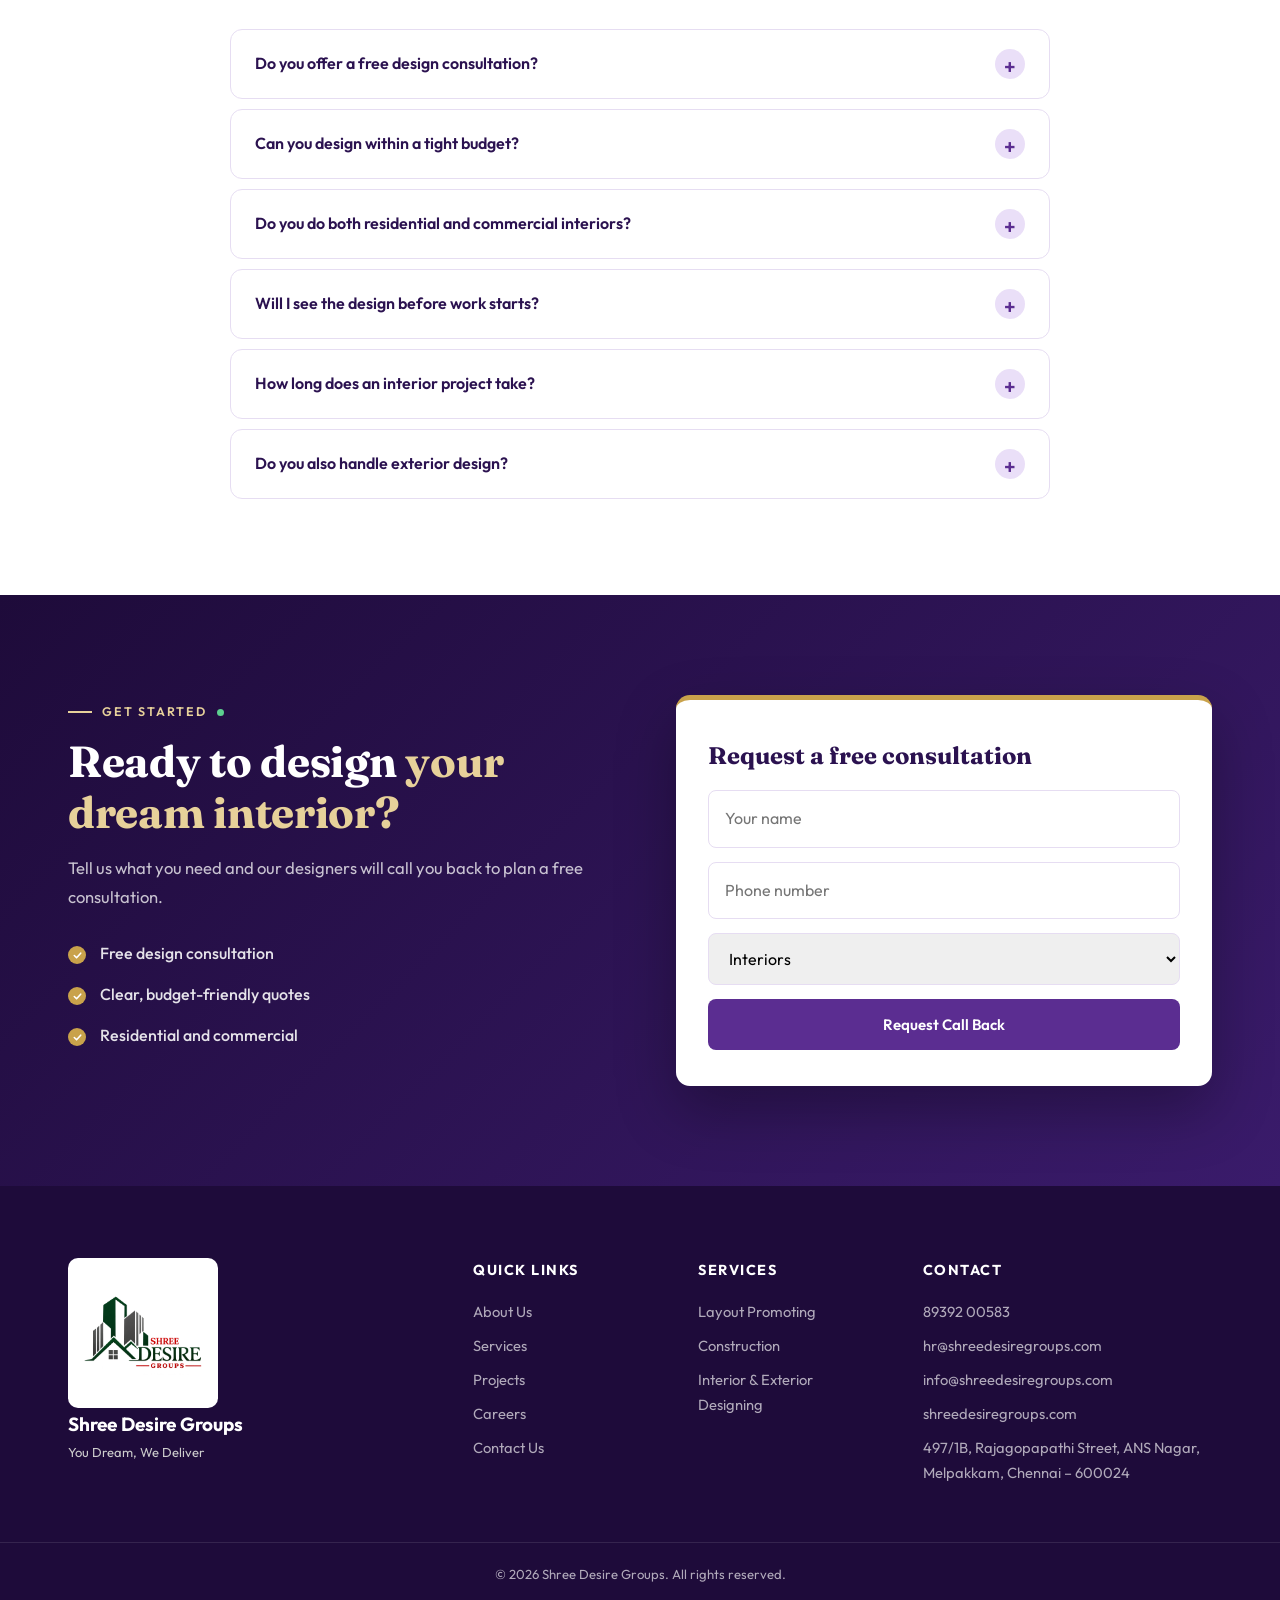
<file: interiors.html>
<!DOCTYPE html>
<html lang="en">
<head>
<meta charset="UTF-8">
<meta name="viewport" content="width=device-width, initial-scale=1">
<title>Interiors | Shree Desire Groups</title>
<meta name="description" content="Premium residential, commercial and exterior interior design in Chennai by Shree Desire Groups: modular kitchens, wardrobes, offices, shops and more.">
<link rel="preconnect" href="https://fonts.googleapis.com">
<link rel="preconnect" href="https://fonts.gstatic.com" crossorigin>
<link href="https://fonts.googleapis.com/css2?family=Fraunces:opsz,wght@9..144,600;9..144,800&family=Outfit:wght@400;500;600;700&display=swap" rel="stylesheet">
<link rel="stylesheet" href="css/style.css">
<link rel="stylesheet" href="css/services.css">
</head>
<body data-service="Interiors">
<div id="preloader"><div class="pre"><img src="images/logo.png" alt="Shree Desire Groups"><div class="pre-bar"><span></span></div></div></div>
<div class="progress" id="progress"></div><div class="glow" id="glow"></div>

<!-- HEADER -->
<header class="hdr" id="header">
  <a href="index.html" class="brand">
    <img src="images/logo.png" alt="Shree Desire Groups logo">
    <span><b>Shree Desire Groups</b><small>You Dream, We Deliver</small></span>
  </a>
  <nav class="nav" id="nav">
    <a href="index.html">Home</a>
    <a href="about.html">About Us</a>
    <!-- SERVICES DROPDOWN -->
<div class="dd">
  <a href="javascript:void(0)">Services <i>▾</i></a>
  <div class="dd-menu">
    <a href="layout-promoting.html">Layout Promoting</a>
    <a href="construction.html">Construction</a>
    <a href="interiors.html">Interior & Exterior Designing</a>
  </div>
</div>

<!-- PROJECTS DROPDOWN -->
<div class="dd">
  <a href="javascript:void(0)">Projects <i>▾</i></a>
  <div class="dd-menu">
    <a href="ongoing-projects.html">Ongoing Projects</a>
    <a href="completed-projects.html">Completed Projects</a>
  </div>
</div>
    <a href="careers.html">Careers</a>
    <a href="contact.html">Contact Us</a>
  </nav>
  <div class="hdr-act"><button class="btn sm" data-open-enquiry data-magnet>Enquiry</button><button class="burger" id="burger" aria-label="Menu"><span></span><span></span><span></span></button></div>
</header>

<section class="shero" id="top"><div class="shero-bg" id="heroBg" style="--img:url('../images/interiors-hero.jpg')"></div><div class="shero-shade"></div><span class="ring r1"></span><span class="ring r2"></span><span class="dot d1"></span><span class="dot d2"></span>
<div class="wrap shero-in"><nav class="crumbs" aria-label="Breadcrumb"><a href="index.html">Home</a><span>/</span><a href="services.html">Services</a><span>/</span><b>Interiors</b></nav>
<span class="chip">Our Flagship Service</span><h1>Interiors designed around <em>the way you live</em></h1><p>Elegant, functional and modern interiors for homes, offices and shops, crafted from concept to completion and kept within your budget.</p>
<div class="row"><button class="btn" data-open-enquiry data-magnet>Book a Free Consultation</button><a href="#types" class="btn ghost-w">Explore Types</a></div>
<ul class="badges"><li>Residential</li><li>Commercial</li><li>Interior and Exterior</li><li>Budget friendly</li></ul></div><a class="scrollhint" href="#overview" aria-label="Scroll down"><i></i></a></section>
<nav class="subnav" id="subnav" aria-label="On this page"><div class="wrap"><a href="#overview">Overview</a><a href="#types">Types</a><a href="#styles">Styles</a><a href="#transform">Before &amp; After</a><a href="#process">Process</a><a href="#packages">Packages</a><a href="#gallery">Gallery</a><a href="#faq">FAQ</a></div></nav>
<section class="sec" id="overview"><div class="wrap two"><div class="ov-img" data-r="left"><img src="images/interiors-about.jpg" alt="Interiors"><div class="ov-badge"><b data-count="17">0</b><sup>+</sup><span>Years of experience</span></div></div>
<div data-r="right"><span class="eyebrow">Overview</span><h2 class="h2">Spaces that feel like you, built with <em>craftsmanship</em></h2><p class="lead">Transform your space with elegant, functional and modern interior designs. We specialise in residential, commercial and office interiors, delivering customised solutions that combine style, comfort and quality craftsmanship.</p><p class="lead">From concept to completion, we create spaces that reflect your vision and lifestyle, so a luxurious look stays friendly to your budget.</p><ul class="ticks "><li>Residential, commercial and office interiors</li><li>Interior and exterior design</li><li>One team from design to handover</li></ul><div class="ov-stats"><div><b data-count="25">0</b><sup>+</sup><span>Interiors completed</span></div><div><b data-count="17">0</b><sup>+</sup><span>Years of experience</span></div><div><b data-count="100">0</b><sup>+</sup><span>Customers delivered</span></div></div></div></div></section>
<section class="sec mint" id="types"><div class="wrap"><div class="sh" data-r="up"><span class="eyebrow">Types of Interiors</span><h2 class="h2">Interiors for <em>every space and every need</em></h2><p class="lead c">Choose a category to see what we design.</p></div><div class="stabs" data-r="up" role="tablist"><button class="stab on" data-t="0">🏡 Residential</button><button class="stab" data-t="1">🏢 Commercial</button><button class="stab" data-t="2">🏠 Exterior</button></div><div class="spanel on" data-p="0"><p class="pintro">Homes designed for comfort, storage and style, from a single room to a complete villa.</p><div class="tgrid"><article class="tcard" data-tilt><span class="tnum">01</span><i>🛋️</i><h4>Living Rooms</h4><p>Warm, welcoming spaces with smart seating, TV units and lighting.</p><div class="ttags"><span>TV units</span><span>Seating</span><span>Lighting</span></div><button class="tlink" data-ask="Living Rooms">Enquire about this <b>→</b></button></article><article class="tcard" data-tilt><span class="tnum">02</span><i>🍳</i><h4>Modular Kitchens</h4><p>Practical layouts with durable, easy-to-clean finishes.</p><div class="ttags"><span>L and U shaped</span><span>Island</span><span>Chimney and hob</span></div><button class="tlink" data-ask="Modular Kitchens">Enquire about this <b>→</b></button></article><article class="tcard" data-tilt><span class="tnum">03</span><i>🛏️</i><h4>Bedrooms and Kids Rooms</h4><p>Calm, comfortable rooms made for rest and play.</p><div class="ttags"><span>Beds and headboards</span><span>Study areas</span><span>Wall panels</span></div><button class="tlink" data-ask="Bedrooms and Kids Rooms">Enquire about this <b>→</b></button></article><article class="tcard" data-tilt><span class="tnum">04</span><i>🗄️</i><h4>Wardrobes and Storage</h4><p>Clever storage that keeps every room clutter free.</p><div class="ttags"><span>Sliding</span><span>Hinged</span><span>Walk-in</span></div><button class="tlink" data-ask="Wardrobes and Storage">Enquire about this <b>→</b></button></article><article class="tcard" data-tilt><span class="tnum">05</span><i>🪔</i><h4>Pooja Rooms</h4><p>Peaceful, well-designed spaces for prayer.</p><div class="ttags"><span>Wall units</span><span>Backlit panels</span><span>Doors</span></div><button class="tlink" data-ask="Pooja Rooms">Enquire about this <b>→</b></button></article><article class="tcard" data-tilt><span class="tnum">06</span><i>✨</i><h4>False Ceiling and Lighting</h4><p>Ceiling designs and lighting plans that set the mood.</p><div class="ttags"><span>Cove lighting</span><span>Gypsum</span><span>Spot lights</span></div><button class="tlink" data-ask="False Ceiling and Lighting">Enquire about this <b>→</b></button></article></div></div><div class="spanel" data-p="1"><p class="pintro">Business interiors that look professional, work efficiently and leave a strong first impression.</p><div class="tgrid"><article class="tcard" data-tilt><span class="tnum">01</span><i>💼</i><h4>Offices</h4><p>Productive workspaces with smart layouts and storage.</p><div class="ttags"><span>Workstations</span><span>Cabins</span><span>Reception</span></div><button class="tlink" data-ask="Offices">Enquire about this <b>→</b></button></article><article class="tcard" data-tilt><span class="tnum">02</span><i>🏬</i><h4>Shops and Showrooms</h4><p>Display and lighting that draw customers in.</p><div class="ttags"><span>Display units</span><span>Billing counters</span><span>Signage</span></div><button class="tlink" data-ask="Shops and Showrooms">Enquire about this <b>→</b></button></article><article class="tcard" data-tilt><span class="tnum">03</span><i>☕</i><h4>Restaurants and Cafes</h4><p>Welcoming seating, counters and ambience lighting.</p><div class="ttags"><span>Seating</span><span>Counters</span><span>Ambience</span></div><button class="tlink" data-ask="Restaurants and Cafes">Enquire about this <b>→</b></button></article><article class="tcard" data-tilt><span class="tnum">04</span><i>🩺</i><h4>Clinics and Salons</h4><p>Clean, comfortable interiors for client-facing spaces.</p><div class="ttags"><span>Reception</span><span>Treatment rooms</span><span>Storage</span></div><button class="tlink" data-ask="Clinics and Salons">Enquire about this <b>→</b></button></article></div></div><div class="spanel" data-p="2"><p class="pintro">Make the first impression count with thoughtful exterior design.</p><div class="tgrid"><article class="tcard" data-tilt><span class="tnum">01</span><i>🏛️</i><h4>Elevation Design</h4><p>Modern, balanced front elevations for homes and buildings.</p><div class="ttags"><span>Facades</span><span>Cladding</span><span>Colour plans</span></div><button class="tlink" data-ask="Elevation Design">Enquire about this <b>→</b></button></article><article class="tcard" data-tilt><span class="tnum">02</span><i>🚪</i><h4>Compound and Gate Design</h4><p>Compound walls and gates that suit your home.</p><div class="ttags"><span>Gates</span><span>Compound walls</span><span>Name boards</span></div><button class="tlink" data-ask="Compound and Gate Design">Enquire about this <b>→</b></button></article><article class="tcard" data-tilt><span class="tnum">03</span><i>🌿</i><h4>Landscape and Outdoor Lighting</h4><p>Gardens, pathways and outdoor lighting for evening appeal.</p><div class="ttags"><span>Gardens</span><span>Pathways</span><span>Lighting</span></div><button class="tlink" data-ask="Landscape and Outdoor Lighting">Enquire about this <b>→</b></button></article><article class="tcard" data-tilt><span class="tnum">04</span><i>🌇</i><h4>Balconies and Terraces</h4><p>Usable outdoor spaces with seating and greenery.</p><div class="ttags"><span>Balconies</span><span>Terraces</span><span>Seating</span></div><button class="tlink" data-ask="Balconies and Terraces">Enquire about this <b>→</b></button></article></div></div></div></section>
<section class="sec" id="styles"><div class="wrap"><div class="sh" data-r="up"><span class="eyebrow">Design Styles</span><h2 class="h2">Find a style <em>that suits you</em></h2></div><div class="scards"><div class="scard" data-r="zoom" style="--d:0.0s;--img:url('../images/int-style-1.jpg')" data-tilt><div><b>Modern</b><p>Clean lines, bold simplicity.</p></div></div><div class="scard" data-r="zoom" style="--d:0.1s;--img:url('../images/int-style-2.jpg')" data-tilt><div><b>Contemporary</b><p>Fresh, current and flexible.</p></div></div><div class="scard" data-r="zoom" style="--d:0.2s;--img:url('../images/int-style-3.jpg')" data-tilt><div><b>Traditional</b><p>Timeless, rich and graceful.</p></div></div><div class="scard" data-r="zoom" style="--d:0.30000000000000004s;--img:url('../images/int-style-4.jpg')" data-tilt><div><b>Minimalist</b><p>Calm spaces, nothing extra.</p></div></div></div><div class="mats" data-r="up"><h4>Materials and finishes we work with</h4><div class="chipset"><span>Plywood &amp; MDF</span><span>Laminates &amp; veneers</span><span>Acrylic &amp; PU finishes</span><span>Solid wood</span><span>Glass &amp; mirrors</span><span>Quartz &amp; granite counters</span><span>LED lighting</span><span>Fabrics &amp; upholstery</span></div></div></div></section>
<section class="sec dark" id="transform"><div class="wrap two"><div data-r="left"><span class="eyebrow lt">Transformation</span><h2 class="h2 w">See the <em>difference</em></h2><p class="lead w">Drag the slider to compare a space before and after our interior work.</p><button class="btn" data-open-enquiry data-magnet>Transform My Space</button></div>
<div class="ba" id="ba" data-r="right"><img src="images/interior-before.jpg" alt="Before"><img class="after" src="images/interior-after.jpg" alt="After"><span class="ba-l l1">Before</span><span class="ba-l l2">After</span><span class="ba-line"></span><input type="range" min="0" max="100" value="50" aria-label="Before and after slider"></div></div></section>
<section class="sec dark" id="process"><div class="wrap"><div class="sh" data-r="up"><span class="eyebrow lt">Our Process</span><h2 class="h2 w">From first idea <em>to final handover</em></h2></div><div class="pr-grid"><div class="pr-item" data-r="up" style="--d:0.0s"><b>1</b><h4>Free consultation</h4><p>We understand your space, lifestyle and budget.</p></div><div class="pr-item" data-r="up" style="--d:0.08s"><b>2</b><h4>Site measurement</h4><p>Accurate measurements and a detailed site study.</p></div><div class="pr-item" data-r="up" style="--d:0.16s"><b>3</b><h4>Concept and 3D design</h4><p>See layouts, colours and materials before you approve.</p></div><div class="pr-item" data-r="up" style="--d:0.24s"><b>4</b><h4>Quote and selection</h4><p>A clear estimate and material choices, with no hidden costs.</p></div><div class="pr-item" data-r="up" style="--d:0.32s"><b>5</b><h4>Execution and supervision</h4><p>Skilled craftsmen and regular supervision on site.</p></div><div class="pr-item" data-r="up" style="--d:0.4s"><b>6</b><h4>Handover and after-care</h4><p>A final walk-through, then support when you need it.</p></div></div></div></section>
<section class="sec mint" id="packages"><div class="wrap"><div class="sh" data-r="up"><span class="eyebrow">Interior Packages</span><h2 class="h2">Choose the scope <em>that fits your home</em></h2><p class="lead c">Every project is quoted after a free consultation, so you only pay for what you need.</p></div><div class="grid3 pk"><div class="pack" data-r="up" style="--d:0.0s" data-tilt><h4>Essential</h4><p>For a fresh start in key rooms.</p><ul class="ticks "><li>Living room or kitchen focus</li><li>Basic furniture and storage</li><li>Lighting plan</li></ul><button class="btn ghost" data-ask="Essential Interiors package">Get a Quote</button></div><div class="pack hot" data-r="up" style="--d:0.12s" data-tilt><span class=rec>Recommended</span><h4>Premium</h4><p>A complete home, designed as one.</p><ul class="ticks "><li>Full-home interior design</li><li>Modular kitchen and wardrobes</li><li>Lighting, false ceiling and decor</li></ul><button class="btn" data-ask="Premium Interiors package">Get a Quote</button></div><div class="pack" data-r="up" style="--d:0.24s" data-tilt><h4>Luxury</h4><p>Bespoke finishes and detail.</p><ul class="ticks "><li>Custom-made furniture</li><li>Premium materials and finishes</li><li>Dedicated project manager</li></ul><button class="btn ghost" data-ask="Luxury Interiors package">Get a Quote</button></div></div></div></section>
<section class="sec" id="gallery"><div class="wrap"><div class="sh" data-r="up"><span class="eyebrow">Gallery</span><h2 class="h2">Our work, <em>room by room</em></h2></div><div class="sgal"><figure class="g1" data-r="zoom" style="--d:0.0s"><img src="images/interiors-g1.jpg" alt="Living room" loading="lazy"><figcaption>Living room</figcaption></figure><figure class="g2" data-r="zoom" style="--d:0.07s"><img src="images/interiors-g2.jpg" alt="Modular kitchen" loading="lazy"><figcaption>Modular kitchen</figcaption></figure><figure class="g3" data-r="zoom" style="--d:0.14s"><img src="images/interiors-g3.jpg" alt="Master bedroom" loading="lazy"><figcaption>Master bedroom</figcaption></figure><figure class="g4" data-r="zoom" style="--d:0.21000000000000002s"><img src="images/interiors-g4.jpg" alt="Office interior" loading="lazy"><figcaption>Office interior</figcaption></figure><figure class="g5" data-r="zoom" style="--d:0.28s"><img src="images/interiors-g5.jpg" alt="Pooja unit" loading="lazy"><figcaption>Pooja unit</figcaption></figure><figure class="g6" data-r="zoom" style="--d:0.35000000000000003s"><img src="images/interiors-g6.jpg" alt="Showroom" loading="lazy"><figcaption>Showroom</figcaption></figure></div></div></section>
<section class="sec mint" id="why"><div class="wrap"><div class="sh" data-r="up"><span class="eyebrow">Why Shree Desire Groups</span><h2 class="h2">Why homes and businesses <em>choose us</em></h2></div><div class="grid3"><div class="why" data-r="up" style="--d:0.0s" data-tilt><i>🎨</i><h4>Free design consultation</h4><p>Share your ideas and budget; we shape the plan.</p></div><div class="why" data-r="up" style="--d:0.1s" data-tilt><i>🧊</i><h4>3D visualisation</h4><p>See your space before we start work.</p></div><div class="why" data-r="up" style="--d:0.2s" data-tilt><i>🛠️</i><h4>Quality craftsmanship</h4><p>Skilled carpenters and careful finishing.</p></div><div class="why" data-r="up" style="--d:0.0s" data-tilt><i>💰</i><h4>Budget-friendly luxury</h4><p>A premium look that respects your budget.</p></div><div class="why" data-r="up" style="--d:0.1s" data-tilt><i>🤝</i><h4>One point of contact</h4><p>One team from design to handover.</p></div><div class="why" data-r="up" style="--d:0.2s" data-tilt><i>⏱️</i><h4>On-time handover</h4><p>A clear schedule and regular updates.</p></div></div></div></section>
<section class="sec" id="faq"><div class="wrap"><div class="sh" data-r="up"><span class="eyebrow">FAQ</span><h2 class="h2">Questions <em>about interiors</em></h2></div><div class="faq" data-r="up"><div class="qa"><button class="q">Do you offer a free design consultation?<i>+</i></button><div class="a"><p>Yes. Request a call back and our designers will plan a consultation to understand your space, needs and budget.</p></div></div><div class="qa"><button class="q">Can you design within a tight budget?<i>+</i></button><div class="a"><p>Yes. We plan around your budget and suggest options that give the best look and durability for what you want to spend.</p></div></div><div class="qa"><button class="q">Do you do both residential and commercial interiors?<i>+</i></button><div class="a"><p>Yes. We design homes, offices, shops and other commercial spaces.</p></div></div><div class="qa"><button class="q">Will I see the design before work starts?<i>+</i></button><div class="a"><p>Yes. You review the concept and design views and approve them before execution begins.</p></div></div><div class="qa"><button class="q">How long does an interior project take?<i>+</i></button><div class="a"><p>It depends on the size and scope. We give a clear schedule with your quote and keep you updated.</p></div></div><div class="qa"><button class="q">Do you also handle exterior design?<i>+</i></button><div class="a"><p>Yes. We offer interior and exterior design, including elevations, gates and outdoor spaces.</p></div></div></div></div></section>

<section class="scta" id="contact"><span class="ring r1"></span><span class="ring r2"></span><div class="wrap two"><div data-r="left"><span class="eyebrow lt">Get Started</span><h2 class="h2 w">Ready to design <em>your dream interior?</em></h2><p class="lead w">Tell us what you need and our designers will call you back to plan a free consultation.</p><ul class="ticks lt"><li>Free design consultation</li><li>Clear, budget-friendly quotes</li><li>Residential and commercial</li></ul></div>
<form class="bform" id="quickForm" data-r="right"><h3>Request a free consultation</h3><input name="name" placeholder="Your name" required><input name="phone" type="tel" placeholder="Phone number" pattern="[0-9+\s]{10,15}" required><select name="service" required><option value="">Select a service</option><option selected>Interiors</option><option>Construction</option><option>Layout Promoting (plots)</option></select><button type="submit" class="btn">Request Call Back</button><small class="bthanks" hidden>Thank you! Press send in WhatsApp to reach us.</small></form></div></section>
<!-- FOOTER -->
<footer class="foot">
  <div class="wrap fg">
    <div>
<a href="index.html" class="footer-brand">
  <img src="images/logo.png" alt="Shree Desire Groups Logo">
  <span>
    <b>Shree Desire Groups</b>
    <small>You Dream, We Deliver</small>
  </span>
</a>
  </div>
    <div><h5>Quick Links</h5><a href="index.html#about">About Us</a><a href="index.html#services">Services</a><a href="index.html#ongoing">Projects</a><a href="careers.html">Careers</a><a href="index.html#contact">Contact Us</a></div>

<div>
  <h5>Services</h5>
  <a href="layout-promoting.html">Layout Promoting</a>
  <a href="construction.html">Construction</a>
  <a href="interiors.html">Interior & Exterior Designing</a>
</div>

    <div><h5>Contact</h5><a href="tel:+918939200583">89392 00583</a><a href="mailto:hr@shreedesiregroups.com">hr@shreedesiregroups.com</a><a href="mailto:info@shreedesiregroups.com">info@shreedesiregroups.com</a><a href="https://shreedesiregroups.com" target="_blank" rel="noopener">shreedesiregroups.com</a><span>497/1B, Rajagopapathi Street, ANS Nagar, Melpakkam, Chennai – 600024</span></div>
  </div>
  <div class="fb">© 2026 Shree Desire Groups. All rights reserved.</div>
</footer>
<button class="totop" id="toTop" aria-label="Back to top">↑</button>

<!-- ENQUIRY POPUP -->
<div class="modal" id="enquiryModal" aria-hidden="true">
  <div class="mbox" role="dialog" aria-labelledby="enqTitle">
    <button class="mx" data-close aria-label="Close">×</button>
    <h3 id="enqTitle">Send us an enquiry</h3><p>We will call you back shortly.</p>
    <form id="enquiryForm">
      <input name="name" placeholder="Your name" required>
      <input name="phone" type="tel" placeholder="Phone number" pattern="[0-9+\s]{10,15}" required>
      <input name="email" type="email" placeholder="Email (optional)">
      <select name="interest" required><option value="">I am interested in…</option><option>Interiors</option><option>Villa construction</option><option>Residential plots</option><option>Solar</option><option>RO Water Purifier</option></select>
      <textarea name="message" rows="3" placeholder="Message"></textarea>
      <button type="submit" class="btn">Send Enquiry</button>
    </form>
    <div class="thanks" hidden>Thank you! Your enquiry is ready in WhatsApp. Press send there to reach us.</div>
  </div>
</div>
<aside class="fab" id="fab" aria-label="Quick contact">
  <a class="fab-btn fab-x" href="tel:+918939200583" data-tip="Call us" aria-label="Call us on 89392 00583">
    <svg viewBox="0 0 24 24" aria-hidden="true"><path fill="currentColor" d="M6.62 10.79a15.05 15.05 0 006.59 6.59l2.2-2.2a1 1 0 011.02-.24c1.12.37 2.33.57 3.57.57a1 1 0 011 1V20a1 1 0 01-1 1A17 17 0 013 4a1 1 0 011-1h3.5a1 1 0 011 1c0 1.25.2 2.45.57 3.57a1 1 0 01-.25 1.02l-2.2 2.2z"/></svg>
  </a>
  <a class="fab-btn fab-wa" href="https://wa.me/918939200583?text=Hello%20Shree%20Desire%20Groups" target="_blank" rel="noopener" data-tip="WhatsApp" aria-label="Chat on WhatsApp">
    <svg viewBox="0 0 24 24" aria-hidden="true"><path fill="currentColor" d="M17.47 14.38c-.3-.15-1.76-.87-2.03-.97-.27-.1-.47-.15-.67.15-.2.3-.77.97-.94 1.16-.17.2-.35.22-.65.07-.3-.15-1.26-.46-2.4-1.48-.88-.79-1.48-1.76-1.65-2.06-.17-.3-.02-.46.13-.6.13-.13.3-.35.45-.52.15-.17.2-.3.3-.5.1-.2.05-.37-.03-.52-.07-.15-.67-1.61-.92-2.2-.24-.58-.49-.5-.67-.51h-.57c-.2 0-.52.07-.8.37-.27.3-1.04 1.02-1.04 2.48 0 1.46 1.07 2.88 1.21 3.07.15.2 2.1 3.2 5.08 4.49.71.3 1.26.49 1.69.63.71.22 1.36.19 1.87.12.57-.08 1.76-.72 2-1.41.25-.7.25-1.29.17-1.41-.07-.12-.27-.2-.57-.35zM12.05 21.8h-.01a9.87 9.87 0 01-5.03-1.38l-.36-.21-3.74.98 1-3.65-.24-.37a9.86 9.86 0 01-1.51-5.26c0-5.45 4.44-9.88 9.89-9.88 2.64 0 5.12 1.03 6.99 2.9a9.82 9.82 0 012.89 6.99c0 5.45-4.44 9.88-9.88 9.88zm8.41-18.3A11.82 11.82 0 0012.05 0C5.5 0 .16 5.34.16 11.89c0 2.1.55 4.14 1.59 5.95L.06 24l6.3-1.65a11.88 11.88 0 005.68 1.45h.01c6.55 0 11.89-5.34 11.89-11.89 0-3.18-1.24-6.17-3.48-8.41z"/></svg>
  </a>
  <a class="fab-btn fab-ig" href="https://www.instagram.com/yourprofile" target="_blank" rel="noopener" data-tip="Instagram" aria-label="Follow us on Instagram">
    <svg viewBox="0 0 24 24" aria-hidden="true"><rect x="3.2" y="3.2" width="17.6" height="17.6" rx="5" fill="none" stroke="currentColor" stroke-width="2"/><circle cx="12" cy="12" r="4.1" fill="none" stroke="currentColor" stroke-width="2"/><circle cx="17.4" cy="6.6" r="1.3" fill="currentColor"/></svg>
  </a>
  <a class="fab-btn fab-fb" href="https://www.facebook.com/yourpage" target="_blank" rel="noopener" data-tip="Facebook" aria-label="Follow us on Facebook">
    <svg viewBox="0 0 24 24" aria-hidden="true"><path fill="currentColor" d="M24 12.07C24 5.45 18.63.07 12 .07S0 5.45 0 12.07c0 5.99 4.39 10.95 10.13 11.85v-8.38H7.08v-3.47h3.05V9.43c0-3.01 1.79-4.67 4.53-4.67 1.31 0 2.69.23 2.69.23v2.95h-1.51c-1.49 0-1.96.93-1.96 1.87v2.25h3.33l-.53 3.47h-2.8v8.38C19.61 23.02 24 18.06 24 12.07z"/></svg>
  </a>
  <button class="fab-toggle" id="fabToggle" aria-expanded="true" aria-controls="fab" aria-label="Hide quick contact buttons"><span></span></button>
</aside>
<script src="js/services.js"></script>
</body>
</html>
</file>
<file: css/style.css>
/* Shree Desire Groups — v4: clean, professional light-green theme */
:root{--bg:#fff;--soft:#F6F2FC;--tint:#EADFF8;--purple:#5B2D91;--purple-d:#2B1250;--leaf:#2E9E5B;--ink:#1D1230;--mute:#62587A;--line:#E6DDF2;--accent:#C9A24B;--r:14px;--sh:0 10px 30px rgba(43,18,80,.09);--sh2:0 18px 44px rgba(43,18,80,.16);--ease:cubic-bezier(.2,.7,.2,1);--fd:'Fraunces',Georgia,serif;--fb:'Outfit',sans-serif;--hh:76px}
*,*::before,*::after{box-sizing:border-box;margin:0;padding:0}
html{scroll-behavior:smooth;scroll-padding-top:var(--hh)}
body{font-family:var(--fb);color:var(--ink);background:var(--bg);line-height:1.7;font-size:16px;overflow-x:hidden}
img{max-width:100%;display:block;background:var(--tint)}a{text-decoration:none;color:inherit}ul{list-style:none}button{cursor:pointer;border:0;background:none;font:inherit;color:inherit}
:focus-visible{outline:3px solid var(--purple);outline-offset:3px}
.wrap{max-width:1200px;margin:0 auto;padding:0 28px}
.sec{padding:96px 0;position:relative}.mint{background:var(--soft)}.dark{background:var(--purple-d);color:#fff}
.two{display:grid;grid-template-columns:1fr 1fr;gap:72px;align-items:center}.two.rev>:first-child{order:1}
.ctr{text-align:center;margin-top:48px}
.glow,.blob,.orb,.ring{display:none}

/* type */
.eyebrow{display:inline-block;font-size:.78rem;font-weight:600;letter-spacing:2px;text-transform:uppercase;color:var(--purple);margin-bottom:14px;position:relative;padding-left:34px}
.eyebrow::before{content:'';position:absolute;left:0;top:50%;width:24px;height:2px;background:var(--accent)}
.eyebrow.lt{color:#E7D19A}.eyebrow.lt::before{background:#E7D19A}
.h2{font-family:var(--fd);font-weight:700;font-size:clamp(1.9rem,3.4vw,2.8rem);line-height:1.18;margin-bottom:16px;color:var(--purple-d);letter-spacing:-.3px}.h2.w{color:#fff}
.h2 em,.hero h1 em{font-style:normal;color:var(--purple)}.dark .h2 em,.hero h1 em{color:#E7D19A}
.lead{color:var(--mute);margin-bottom:22px;font-size:1.04rem}.lead.w{color:rgba(255,255,255,.75)}.lead.c{max-width:620px;margin:0 auto}
.sh{text-align:center;margin-bottom:52px}

/* buttons */
.btn{display:inline-flex;align-items:center;justify-content:center;gap:8px;padding:13px 28px;border-radius:8px;background:var(--purple);color:#fff;font-weight:600;font-size:.94rem;transition:background .3s,transform .3s var(--ease),box-shadow .3s;position:relative;overflow:hidden}
.btn:hover{background:var(--purple-d);transform:translateY(-2px);box-shadow:0 10px 24px rgba(43,18,80,.25)}
.btn.sm{padding:10px 22px}
.btn.ghost{background:transparent;color:var(--purple);box-shadow:inset 0 0 0 1.5px var(--purple)}.btn.ghost:hover{background:var(--purple);color:#fff}
.btn.ghost-w{background:transparent;box-shadow:inset 0 0 0 1.5px rgba(255,255,255,.75)}.btn.ghost-w:hover{background:#fff;color:var(--purple-d)}
.btn.white{background:#fff;color:var(--purple-d)}.btn.white:hover{background:var(--tint);color:var(--purple-d)}
.hero .btn:first-child,.acard .btn,.cta .btn.white{background:var(--accent);color:#fff}.hero .btn:first-child:hover,.acard .btn:hover{background:#b08a38}
.row{display:flex;flex-wrap:wrap;gap:14px}.row.c{justify-content:center}

/* loader / progress */
#preloader{position:fixed;inset:0;background:#fff;display:grid;place-items:center;z-index:9999;transition:opacity .6s,visibility .6s}#preloader.hidden{opacity:0;visibility:hidden}
.pre{text-align:center}.pre img{width:90px;margin:0 auto 20px;background:none;animation:pulse 1.4s ease infinite}
.pre-bar{width:180px;height:3px;background:var(--tint);border-radius:3px;overflow:hidden}.pre-bar span{display:block;height:100%;width:0;background:var(--purple);animation:load 1.5s forwards}
@keyframes load{to{width:100%}}@keyframes pulse{50%{transform:scale(.93);opacity:.7}}
.progress{position:fixed;top:0;left:0;height:3px;width:0;background:var(--accent);z-index:1200}

/* header */
.hdr{position:sticky;top:0;z-index:1000;height:var(--hh);display:flex;align-items:center;justify-content:space-between;gap:20px;padding:0 max(28px,calc((100% - 1200px)/2 + 28px));background:rgba(255,255,255,.96);backdrop-filter:blur(10px);border-bottom:1px solid var(--line);transition:box-shadow .3s}
.hdr.sc{box-shadow:var(--sh)}
.brand{display:flex;align-items:center;gap:12px}.brand img{width:80px;height:80px;object-fit:contain;background:none}
.brand span{display:flex;flex-direction:column;line-height:1.15}.brand b{font-family:var(--fd);font-size:1.15rem;font-weight:700;color:var(--purple-d)}.brand small{font-size:.68rem;color:var(--purple);letter-spacing:1.2px;text-transform:uppercase}
.nav{display:flex;align-items:center;gap:2px}
.nav>a,.dd>a{display:block;padding:10px 15px;font-weight:500;font-size:.95rem;color:var(--ink);position:relative;transition:color .3s}
.nav>a::after,.dd>a::after{content:'';position:absolute;left:15px;right:15px;bottom:4px;height:2px;background:var(--accent);transform:scaleX(0);transition:transform .35s var(--ease)}
.nav>a:hover,.dd:hover>a,.nav .active{color:var(--purple)}.nav>a:hover::after,.dd:hover>a::after,.nav .active::after{transform:scaleX(1)}
.dd{position:relative}.dd i{font-style:normal;font-size:.65rem;margin-left:3px}
.dd-menu{position:absolute;top:100%;left:0;min-width:220px;background:#fff;border:1px solid var(--line);border-top:3px solid var(--accent);border-radius:0 0 var(--r) var(--r);padding:8px 0;box-shadow:var(--sh2);opacity:0;visibility:hidden;transform:translateY(10px);transition:.3s var(--ease)}
.dd:hover .dd-menu,.dd:focus-within .dd-menu{opacity:1;visibility:visible;transform:none}
.dd-menu a{display:block;padding:10px 20px;font-size:.92rem;transition:.25s}.dd-menu a:hover{background:var(--soft);color:var(--purple);padding-left:26px}
.hdr-act{display:flex;align-items:center;gap:12px}
.burger{display:none;flex-direction:column;gap:5px;width:28px}.burger span{height:2px;background:var(--purple-d);transition:.3s}
.burger.x span:nth-child(1){transform:translateY(7px) rotate(45deg)}.burger.x span:nth-child(2){opacity:0}.burger.x span:nth-child(3){transform:translateY(-7px) rotate(-45deg)}

/* hero */
.hero{position:relative;height:calc(100vh - var(--hh));min-height:520px;max-height:700px;overflow:hidden;background:var(--purple-d)}
.slide{position:absolute;inset:0;opacity:0;visibility:hidden;transition:opacity 1s,visibility 1s}.slide.on{opacity:1;visibility:visible}
.slide::before{content:'';position:absolute;inset:0;background:var(--img) center/cover;transform:scale(1.03)}.slide.on::before{animation:kb 9s ease-out forwards}
@keyframes kb{to{transform:scale(1.12)}}
.shade{position:absolute;inset:0;background:linear-gradient(90deg,rgba(30,11,58,.88) 0%,rgba(30,11,58,.62) 45%,rgba(30,11,58,.15) 100%)}
.copy{position:relative;z-index:2;height:100%;max-width:1200px;margin:0 auto;padding:0 28px;display:flex;flex-direction:column;justify-content:center;align-items:flex-start;color:#fff}
.copy>*{opacity:0;transform:translateY(30px)}.slide.on .copy>*{animation:up .8s var(--ease) forwards}.slide.on .copy>:nth-child(2){animation-delay:.15s}.slide.on .copy>:nth-child(3){animation-delay:.3s}.slide.on .copy>:nth-child(4){animation-delay:.45s}
@keyframes up{to{opacity:1;transform:none}}
.pill{font-size:.78rem;font-weight:600;letter-spacing:2px;text-transform:uppercase;color:#E7D19A;border-bottom:2px solid var(--accent);padding-bottom:6px;margin-bottom:22px}
.hero h1{font-family:var(--fd);font-weight:700;font-size:clamp(2.3rem,5vw,4.2rem);line-height:1.1;margin-bottom:18px;max-width:700px}
.copy p{font-size:clamp(1rem,1.4vw,1.15rem);color:rgba(255,255,255,.85);max-width:520px;margin-bottom:30px}
.arr{position:absolute;top:50%;transform:translateY(-50%);z-index:3;width:48px;height:48px;border-radius:50%;background:rgba(255,255,255,.14);color:#fff;font-size:1.6rem;transition:.3s}.arr:hover{background:var(--accent)}.prev{left:24px}.next{right:24px}
.dots{position:absolute;left:50%;transform:translateX(-50%);bottom:28px;display:flex;gap:8px;z-index:3}.dots button{width:10px;height:10px;border-radius:10px;background:rgba(255,255,255,.5);transition:.4s}.dots button.on{width:32px;background:var(--accent)}

/* stats */
.stats{display:grid;grid-template-columns:repeat(5,1fr);padding:0;max-width:none;background:var(--purple-d);color:#fff}
.stat{text-align:center;padding:34px 12px;border-right:1px solid rgba(255,255,255,.1)}.stat:last-child{border:0}
.stat b{font-family:var(--fd);font-weight:700;font-size:2.4rem;line-height:1;color:#fff}.stat sup{font-size:1.3rem;color:var(--accent);font-weight:700}.stat span{display:block;font-size:.8rem;color:rgba(255,255,255,.7);letter-spacing:.5px;text-transform:uppercase;margin-top:4px}

/* marquee: simple, straight */
.marq{overflow:hidden;background:var(--soft);padding:18px 0;border-bottom:1px solid var(--line);margin:0}
.marq-t{display:flex;width:max-content;white-space:nowrap;animation:mq 40s linear infinite}.marq:hover .marq-t{animation-play-state:paused}
.marq span{color:var(--purple-d);font-family:var(--fd);font-size:1.05rem;font-weight:600;padding:0 26px}.marq i{color:var(--accent);font-style:normal}
@keyframes mq{to{transform:translateX(-50%)}}

/* about / founder */
.morph-wrap{position:relative;padding:0 0 24px 24px}
.morph-wrap::before{content:'';position:absolute;left:0;bottom:0;width:70%;height:70%;border:3px solid var(--accent);border-radius:var(--r);z-index:0}
.morph{position:relative;z-index:1;width:100%;height:480px;object-fit:cover;border-radius:var(--r);box-shadow:var(--sh2)}
.float-card{position:absolute;right:-16px;top:30px;z-index:2;background:var(--purple-d);color:#fff;border-radius:var(--r);padding:18px 26px;text-align:center;box-shadow:var(--sh2)}
.float-card b{font-family:var(--fd);font-size:2.4rem;line-height:1;display:block;color:#fff}.float-card span{font-size:.78rem;color:#E7D19A;letter-spacing:1px;text-transform:uppercase}
.ticks{margin-bottom:28px}.ticks li{padding:7px 0 7px 32px;position:relative;font-weight:500}
.ticks li::before{content:'';position:absolute;left:0;top:13px;width:18px;height:18px;border-radius:50%;background:var(--purple) url("data:image/svg+xml,%3Csvg xmlns='http://www.w3.org/2000/svg' viewBox='0 0 24 24' fill='none' stroke='white' stroke-width='3.5' stroke-linecap='round' stroke-linejoin='round'%3E%3Cpath d='M5 12l5 5 9-10'/%3E%3C/svg%3E") center/11px no-repeat}
.ticks.lt li{color:rgba(255,255,255,.88)}.ticks.lt li::before{background-color:var(--accent)}
.facts{display:flex;gap:40px;flex-wrap:wrap;margin-bottom:30px;padding-top:22px;border-top:1px solid var(--line)}.facts b{display:block;font-family:var(--fd);font-size:2.4rem;font-weight:700;color:var(--purple);line-height:1}.facts span{font-size:.8rem;color:var(--mute);text-transform:uppercase;letter-spacing:.5px}
.founder-pic{max-width:420px;margin:0 auto;position:relative}
.founder-pic::before{content:'';position:absolute;inset:20px -20px -20px 20px;background:var(--tint);border-radius:var(--r)}
.founder-pic img{position:relative;width:100%;height:500px;object-fit:cover;object-position:top;border-radius:var(--r);box-shadow:var(--sh2)}

/* services rows */
.srow{display:grid;grid-template-columns:1fr 1fr;gap:72px;align-items:center;margin-bottom:84px}.srow:last-child{margin-bottom:0}.srow.flip .simg{order:2}
.simg{position:relative;border-radius:var(--r);overflow:hidden;box-shadow:var(--sh2)}
.simg img{width:100%;height:400px;object-fit:cover;transition:transform .9s var(--ease)}.srow:hover .simg img{transform:scale(1.05)}
.flag{position:absolute;top:18px;left:18px;background:var(--accent);color:#fff;font-weight:600;font-size:.78rem;padding:6px 14px;border-radius:6px;letter-spacing:.5px}
.srow h3{font-family:var(--fd);font-weight:700;font-size:clamp(1.7rem,2.6vw,2.3rem);margin-bottom:12px;color:var(--purple-d)}.srow p{color:var(--mute);margin-bottom:18px}

/* cards + icon tiles */
.grid3{display:grid;grid-template-columns:repeat(3,1fr);gap:24px}
.card,.why{background:#fff;border:1px solid var(--line);border-radius:var(--r);padding:32px 28px;position:relative;transition:box-shadow .4s,border-color .4s,transform .4s var(--ease)}
.card:hover,.why:hover{box-shadow:var(--sh2);border-color:transparent;transform:translateY(-6px)}
.card::after,.why::after{content:'';position:absolute;left:28px;right:28px;bottom:0;height:3px;background:var(--accent);transform:scaleX(0);transform-origin:left;transition:transform .5s var(--ease)}.card:hover::after,.why:hover::after{transform:scaleX(1)}
.card i,.why i,.amen i,.acard i{font-style:normal;font-size:1.5rem;width:56px;height:56px;border-radius:14px;background:var(--tint);display:grid;place-items:center;margin-bottom:18px;transition:background .3s,transform .4s var(--ease)}
.card:hover i,.why:hover i{background:var(--purple);transform:rotate(-6deg) scale(1.06)}
.card h4,.why h4{font-family:var(--fd);font-size:1.2rem;margin-bottom:6px;color:var(--purple-d)}.card p,.why p{color:var(--mute);font-size:.93rem}

/* styles */
.styles{display:grid;grid-template-columns:repeat(4,1fr);gap:20px}
.sty{min-height:250px;border-radius:var(--r);padding:26px;display:flex;flex-direction:column;justify-content:flex-end;position:relative;overflow:hidden;color:#fff;transition:transform .4s var(--ease),box-shadow .4s}
.sty:hover{transform:translateY(-6px);box-shadow:var(--sh2)}
.sty b{font-family:var(--fd);font-size:1.5rem;position:relative}.sty p{position:relative;opacity:.85;font-size:.9rem}
.sty::before{content:'';position:absolute;width:180px;height:180px;border-radius:50%;background:rgba(255,255,255,.1);right:-50px;top:-50px;transition:transform .6s var(--ease)}.sty:hover::before{transform:scale(2.2)}
.s1{background:linear-gradient(160deg,#5B2D91,#2B1250)}.s2{background:linear-gradient(160deg,#7C4DB8,#5B2D91)}.s3{background:linear-gradient(160deg,#B58F3E,#7a5d1e)}.s4{background:linear-gradient(160deg,#9B86B8,#4D3A78)}

/* before/after */
.ba{position:relative;border-radius:var(--r);overflow:hidden;aspect-ratio:4/3;box-shadow:0 24px 60px rgba(0,0,0,.35);--p:50%}
.ba img{position:absolute;inset:0;width:100%;height:100%;object-fit:cover}.ba .after{clip-path:inset(0 0 0 var(--p))}
.ba-line{position:absolute;top:0;bottom:0;left:var(--p);width:3px;background:#fff;transform:translateX(-50%);pointer-events:none}
.ba-line::after{content:'↔';position:absolute;top:50%;left:50%;transform:translate(-50%,-50%);width:44px;height:44px;border-radius:50%;background:#fff;color:var(--purple-d);display:grid;place-items:center;font-weight:700;box-shadow:0 4px 16px rgba(0,0,0,.3)}
.ba input{position:absolute;inset:0;width:100%;height:100%;opacity:0;cursor:ew-resize}
.ba-l{position:absolute;top:16px;background:rgba(43,18,80,.9);color:#fff;font-size:.75rem;font-weight:600;padding:5px 14px;border-radius:6px;pointer-events:none;letter-spacing:.5px}.l1{left:16px}.l2{right:16px}

/* packages */
.pk{align-items:stretch}
.pack{background:#fff;border:1px solid var(--line);border-radius:var(--r);padding:38px 30px;position:relative;display:flex;flex-direction:column;transition:box-shadow .4s,transform .4s var(--ease)}.pack:hover{box-shadow:var(--sh2);transform:translateY(-6px)}
.pack h4{font-family:var(--fd);font-size:1.5rem;color:var(--purple-d)}.pack>p{color:var(--mute);margin-bottom:18px}.pack .ticks{flex:1}
.pack.hot{background:var(--purple-d);color:#fff;border-color:var(--purple-d);box-shadow:var(--sh2)}.pack.hot h4{color:#fff}.pack.hot>p{color:rgba(255,255,255,.7)}.pack.hot .ticks li::before{background-color:var(--accent)}
.pack.hot .btn{background:var(--accent)}.pack.hot .btn:hover{background:#b08a38}
.rec{position:absolute;top:-13px;left:30px;background:var(--accent);color:#fff;font-weight:600;font-size:.74rem;padding:4px 14px;border-radius:6px;letter-spacing:1px;text-transform:uppercase}

/* gallery */
.filters{display:flex;flex-wrap:wrap;justify-content:center;gap:8px;margin-bottom:36px}
.f{padding:9px 22px;border-radius:8px;background:#fff;border:1px solid var(--line);font-weight:500;font-size:.92rem;transition:.3s}.f:hover{border-color:var(--purple);color:var(--purple)}.f.on{background:var(--purple);border-color:var(--purple);color:#fff}
.gal{columns:4;column-gap:16px}
.gal figure{margin-bottom:16px;border-radius:12px;overflow:hidden;cursor:zoom-in;break-inside:avoid;position:relative}
.gal figure img{width:100%;transition:transform .8s var(--ease),filter .4s}.gal figure:nth-child(odd) img{aspect-ratio:3/4;object-fit:cover}.gal figure:nth-child(even) img{aspect-ratio:1/1;object-fit:cover}
.gal figure:hover img{transform:scale(1.08);filter:brightness(.7)}
.gal figure::after{content:'＋';position:absolute;inset:0;display:grid;place-items:center;color:#fff;font-size:2.4rem;opacity:0;transition:.4s}.gal figure:hover::after{opacity:1}
.gal figure.hide{display:none}
.lightbox{position:fixed;inset:0;background:rgba(20,8,40,.92);display:grid;place-items:center;z-index:3000;opacity:0;visibility:hidden;transition:.4s;padding:20px}.lightbox.open{opacity:1;visibility:visible}
.lightbox img{max-height:88vh;border-radius:12px;transform:scale(.92);transition:transform .5s var(--ease)}.lightbox.open img{transform:none}

/* additional services */
.add{display:grid;grid-template-columns:1fr 1fr;gap:28px}
.acard{background:rgba(255,255,255,.06);border:1px solid rgba(255,255,255,.14);border-radius:var(--r);overflow:hidden;transition:transform .4s var(--ease),border-color .4s}.acard:hover{transform:translateY(-6px);border-color:var(--accent)}
.acard img{width:100%;height:330px;object-fit:cover;transition:transform .8s var(--ease)}.acard:hover img{transform:scale(1.06)}
.acard>div{padding:30px}.acard i{background:rgba(255,255,255,.1)}.acard h3{font-family:var(--fd);font-size:1.6rem;margin-bottom:6px}.acard p{color:rgba(255,255,255,.72);margin-bottom:14px}

/* projects */
.proj{display:block;background:#fff;border:1px solid var(--line);border-radius:var(--r);overflow:hidden;transition:box-shadow .4s,transform .4s var(--ease)}.proj:hover{box-shadow:var(--sh2);transform:translateY(-6px)}
.pi{position:relative;height:230px;overflow:hidden}.pi img{width:100%;height:100%;object-fit:cover;transition:transform .8s var(--ease)}.proj:hover .pi img{transform:scale(1.08)}
.tag{position:absolute;top:14px;left:14px;z-index:2;background:var(--purple);color:#fff;font-weight:600;font-size:.72rem;padding:5px 12px;border-radius:6px;letter-spacing:.8px;text-transform:uppercase}.tag.done{background:var(--accent)}
.pb{padding:22px 24px 26px}.pb h4{font-family:var(--fd);font-size:1.25rem;color:var(--purple-d)}.pb p{color:var(--mute);font-size:.92rem}
.units{margin-top:10px;padding-top:10px;border-top:1px solid var(--line);font-size:.86rem;color:var(--mute)}.units b{font-family:var(--fd);font-size:1.7rem;color:var(--purple);margin-right:4px}

/* tabs / steps */
.tabs{display:flex;flex-wrap:wrap;justify-content:center;gap:8px;margin-bottom:46px}
.tab{padding:11px 26px;border-radius:8px;background:#fff;border:1px solid var(--line);font-weight:500;transition:.3s}.tab:hover{border-color:var(--purple);color:var(--purple)}.tab.on{background:var(--purple-d);color:#fff;border-color:var(--purple-d)}
.panel{display:none;grid-template-columns:repeat(4,1fr);gap:24px;position:relative}.panel.on{display:grid}
.panel::before{content:'';position:absolute;top:33px;left:12%;right:12%;border-top:2px dashed var(--accent);opacity:.6}
.panel.on .step{animation:up .7s var(--ease) both}.panel.on .step:nth-child(2){animation-delay:.1s}.panel.on .step:nth-child(3){animation-delay:.2s}.panel.on .step:nth-child(4){animation-delay:.3s}
.step{text-align:center;padding:0 8px;position:relative}
.step b{width:66px;height:66px;margin:0 auto 16px;border-radius:50%;background:var(--purple);color:#fff;font-family:var(--fd);font-size:1.6rem;display:grid;place-items:center;box-shadow:0 0 0 7px var(--soft);transition:transform .5s var(--ease),background .3s}.step:hover b{background:var(--accent);transform:scale(1.1)}
.step h4{font-family:var(--fd);margin-bottom:4px;color:var(--purple-d)}.step p{font-size:.9rem;color:var(--mute)}

/* amenities / emi */
.amen{display:grid;grid-template-columns:repeat(6,1fr);gap:16px;margin-bottom:84px}
.amen>div{background:var(--soft);border-radius:var(--r);padding:26px 10px;text-align:center;transition:background .4s,transform .4s var(--ease),box-shadow .4s}.amen>div:hover{background:#fff;transform:translateY(-6px);box-shadow:var(--sh2)}
.amen i{margin:0 auto 12px;background:#fff}.amen b{display:block;font-size:.88rem;font-weight:600;color:var(--purple-d)}
.emi-box{background:var(--purple-d);color:#fff;border-radius:var(--r);padding:36px;display:grid;gap:22px;box-shadow:var(--sh2)}
.emi-box label{font-size:.9rem;color:rgba(255,255,255,.75);display:block}.emi-box label b{float:right;color:#E7D19A}
input[type=range]{width:100%;margin-top:10px;accent-color:var(--accent)}
.emi-out{background:rgba(255,255,255,.08);border:1px solid rgba(255,255,255,.15);border-radius:12px;padding:22px;text-align:center}.emi-out span{display:block;font-size:.8rem;letter-spacing:1px;text-transform:uppercase;opacity:.8}.emi-out strong{font-family:var(--fd);font-size:2.7rem;line-height:1.15;color:#E7D19A}.emi-out small{display:block;opacity:.8}

/* faq */
.faq{max-width:820px;margin:0 auto;display:grid;gap:10px}
.qa{background:#fff;border:1px solid var(--line);border-radius:12px;transition:.3s}.qa.open{border-color:var(--purple);box-shadow:var(--sh)}
.q{width:100%;display:flex;justify-content:space-between;align-items:center;gap:16px;padding:19px 24px;font-weight:600;text-align:left;color:var(--purple-d)}
.q i{font-style:normal;width:30px;height:30px;border-radius:50%;background:var(--tint);color:var(--purple);display:grid;place-items:center;font-size:1.3rem;flex-shrink:0;transition:.4s var(--ease)}.qa.open .q i{transform:rotate(135deg);background:var(--purple);color:#fff}
.a{display:grid;grid-template-rows:0fr;transition:grid-template-rows .4s var(--ease)}.qa.open .a{grid-template-rows:1fr}.a p{overflow:hidden;padding:0 24px;color:var(--mute)}.qa.open .a p{padding-bottom:20px}

/* careers / cta */
.careers{background:var(--accent);color:#fff;padding:40px 0}
.cr{display:flex;justify-content:space-between;align-items:center;gap:24px;flex-wrap:wrap}.cr h2{font-family:var(--fd);font-size:1.8rem}.cr p{opacity:.9}.careers .btn.white{color:var(--purple-d)}
.cta{position:relative;background:linear-gradient(rgba(43,18,80,.93),rgba(43,18,80,.93)),url('images/banner-1.jpg') center/cover;color:#fff;text-align:center;padding:100px 0}
.cta h2{font-family:var(--fd);font-weight:700;font-size:clamp(1.9rem,3.6vw,3rem);margin-bottom:14px;line-height:1.2}.cta p{color:rgba(255,255,255,.8);margin-bottom:30px}

/* find us */
.find{display:grid;grid-template-columns:.8fr 1.4fr;gap:28px}
.fcard{background:var(--purple-d);color:#fff;border-radius:var(--r);padding:36px;display:grid;gap:20px;align-content:start}.fcard h5{color:#E7D19A;font-size:.78rem;letter-spacing:2px;text-transform:uppercase}.fcard p{color:rgba(255,255,255,.88)}.fcard a:not(.btn):hover{color:#E7D19A}
.fcard .btn{background:var(--accent)}.fcard .btn:hover{background:#b08a38}
.map{border-radius:var(--r);overflow:hidden;min-height:380px;box-shadow:var(--sh)}.map iframe{width:100%;height:100%;min-height:380px;border:0}

/* footer */
.foot{background:#1E0B3A;color:rgba(255,255,255,.65)}.foot .brand b{color:#fff}.foot .brand small{color:#E7D19A}
.fg{display:grid;grid-template-columns:2fr 1fr 1fr 1.6fr;gap:44px;padding-top:72px;padding-bottom:48px}.fg p{margin-top:16px;font-size:.92rem;max-width:320px}
.fg h5{color:#fff;font-size:.9rem;letter-spacing:1.5px;text-transform:uppercase;margin-bottom:16px}.fg>div>a,.fg>div>span{display:block;margin-bottom:9px;font-size:.92rem}.fg>div>a{transition:.3s}.fg>div>a:hover{color:#E7D19A;transform:translateX(5px)}
.fb{border-top:1px solid rgba(255,255,255,.1);padding:20px;text-align:center;font-size:.82rem}

/* floating */
.wa{position:fixed;right:22px;bottom:24px;width:56px;height:56px;border-radius:50%;background:#25D366;display:grid;place-items:center;font-size:1.5rem;z-index:900;box-shadow:0 8px 24px rgba(0,0,0,.25);animation:wa 2.8s infinite}
@keyframes wa{0%{box-shadow:0 0 0 0 rgba(37,211,102,.5)}100%{box-shadow:0 0 0 20px rgba(37,211,102,0)}}
.totop{position:fixed;left:22px;bottom:24px;width:44px;height:44px;border-radius:50%;background:var(--purple-d);color:#fff;font-size:1.1rem;z-index:900;opacity:0;visibility:hidden;transition:.3s}.totop.show{opacity:1;visibility:visible}.totop:hover{background:var(--accent)}

/* modal */
.modal{position:fixed;inset:0;background:rgba(20,8,40,.7);backdrop-filter:blur(5px);display:grid;place-items:center;padding:20px;z-index:2000;opacity:0;visibility:hidden;transition:.4s}.modal.open{opacity:1;visibility:visible}
.mbox{background:#fff;width:100%;max-width:450px;border-radius:var(--r);padding:36px 30px;position:relative;transform:translateY(30px);transition:transform .5s var(--ease);max-height:92vh;overflow:auto;border-top:5px solid var(--accent)}.modal.open .mbox{transform:none}
.mx{position:absolute;top:12px;right:16px;font-size:2rem;line-height:1;color:var(--mute)}.mx:hover{color:var(--purple)}
.mbox h3{font-family:var(--fd);font-size:1.6rem;color:var(--purple-d)}.mbox>p{color:var(--mute);margin-bottom:18px}.mbox form{display:grid;gap:12px}
.mbox input,.mbox select,.mbox textarea{width:100%;padding:13px 15px;border:1.5px solid var(--line);border-radius:8px;font:inherit;background:#fff;transition:.3s}
.mbox input:focus,.mbox select:focus,.mbox textarea:focus{outline:0;border-color:var(--purple);box-shadow:0 0 0 3px rgba(91,45,145,.15)}
.thanks{margin-top:14px;padding:14px;background:var(--soft);border-radius:8px;color:var(--purple-d);font-weight:500}

/* reveal */
[data-r]{opacity:0;transition:opacity .8s var(--ease),transform .8s var(--ease);transition-delay:var(--d,0s)}
[data-r=up]{transform:translateY(40px)}[data-r=left]{transform:translateX(-50px)}[data-r=right]{transform:translateX(50px)}[data-r=zoom]{transform:scale(.92)}
[data-r].in{opacity:1;transform:none}
[data-r].done{transition:transform .35s var(--ease),box-shadow .4s,border-color .4s,background .4s;transition-delay:0s}

/* responsive */
@media(max-width:1100px){.nav>a,.dd>a{padding:10px 10px;font-size:.9rem}.styles{grid-template-columns:repeat(2,1fr)}.gal{columns:3}.grid3{grid-template-columns:repeat(2,1fr)}.amen{grid-template-columns:repeat(3,1fr)}.fg{grid-template-columns:1fr 1fr}}
@media(max-width:900px){.two,.srow,.add,.find{grid-template-columns:1fr;gap:40px}.two.rev>:first-child{order:0}.srow.flip .simg{order:0}.stats{grid-template-columns:repeat(3,1fr)}.stat:nth-child(3){border:0}.panel{grid-template-columns:1fr 1fr;row-gap:32px}.panel::before{display:none}.morph,.founder-pic img{height:380px}}
@media(max-width:820px){
 .sec{padding:68px 0}.burger{display:flex;z-index:1300}.hdr{backdrop-filter:none;-webkit-backdrop-filter:none;background:#fff}
 .nav{display:none}
 .nav.open{display:flex;flex-direction:column;align-items:flex-start;position:fixed;inset:0;padding:104px 28px 40px;background:#fff;overflow-y:auto;z-index:1200;gap:2px}
 .nav.open>a,.nav.open .dd>a{font-size:1.25rem;padding:12px 0}
 .nav.open .dd-menu{position:static;opacity:1;visibility:visible;transform:none;border:0;box-shadow:none;padding:0 0 0 14px;background:none}
 .arr{display:none}.brand small{display:none}
}
@media(max-width:600px){.grid3,.styles,.panel,.fg{grid-template-columns:1fr}.gal{columns:2}.amen{grid-template-columns:1fr 1fr}.stats{grid-template-columns:1fr 1fr}.stat:nth-child(odd){border-right:1px solid rgba(255,255,255,.1)}.stat:nth-child(even){border-right:0}.simg img{height:280px}.srow{margin-bottom:56px}.brand b{font-size:1rem}.wrap{padding:0 20px}.hdr{padding:0 20px}}
@media(prefers-reduced-motion:reduce){*,*::before,*::after{animation:none!important;transition:none!important}[data-r],.copy>*{opacity:1;transform:none}}

/* founder: square photo */
.founder-pic{max-width:440px;width:100%}
.founder-pic img{aspect-ratio:1/1;height:auto;object-fit:cover;object-position:center top}
.morph{height:auto;aspect-ratio:1/1}

/* villa cards */
.vcard{background:#fff;border:1px solid var(--line);border-radius:var(--r);overflow:hidden;transition:box-shadow .4s,transform .4s var(--ease)}.vcard:hover{box-shadow:var(--sh2);transform:translateY(-6px)}
.vcard .pi{height:220px}.vcard:hover .pi img{transform:scale(1.08)}.vcard .pb .ticks{margin:14px 0 20px}.vcard .pb .ticks li{padding:4px 0 4px 30px;font-size:.92rem}.vcard .pb .ticks li::before{top:9px}

/* areas */
.areas{display:grid;grid-template-columns:repeat(3,1fr);gap:20px}
.area{background:var(--soft);border-left:4px solid var(--accent);border-radius:var(--r);padding:26px 24px;transition:background .4s,transform .4s var(--ease),box-shadow .4s}
.area:hover{background:#fff;transform:translateY(-5px);box-shadow:var(--sh2)}
.area b{display:block;font-family:var(--fd);font-size:1.2rem;color:var(--purple-d);margin-bottom:4px}.area span{font-size:.9rem;color:var(--mute)}

/* booking form */
.bform{background:#fff;color:var(--ink);border-radius:var(--r);padding:36px 32px;display:grid;gap:14px;box-shadow:0 24px 60px rgba(0,0,0,.3);border-top:5px solid var(--accent)}
.bform h3{font-family:var(--fd);font-size:1.5rem;color:var(--purple-d)}
.bform input,.bform select{width:100%;padding:14px 16px;border:1.5px solid var(--line);border-radius:8px;font:inherit;transition:.3s}
.bform input:focus,.bform select:focus{outline:0;border-color:var(--purple);box-shadow:0 0 0 3px rgba(91,45,145,.15)}
.bthanks{color:var(--purple);font-weight:500}
@media(max-width:900px){.areas{grid-template-columns:1fr 1fr}}@media(max-width:600px){.areas{grid-template-columns:1fr}}

/* ===== Client reviews: 3D carousel (green & gold theme) ===== */
.rv{--rv-dark:#1E0B3A;--rv-green:#5B2D91;--rv-gold:#C9A24B;--rv-gold-l:#E7D19A;--rv-ink:#1D1230;--rv-mute:#62587A;--cw:340px;--ch:320px;--ease:cubic-bezier(.2,.7,.2,1);
  position:relative;overflow:hidden;padding:80px 0 70px;color:#fff;font-family:var(--fb,'Outfit',system-ui,sans-serif);
  background:radial-gradient(ellipse at 30% 0%,#4A2380 0%,rgba(29,107,69,0) 55%),linear-gradient(160deg,#2B1250 0%,#1E0B3A 60%,#12062A 100%)}
.rv-wrap{position:relative;z-index:2;max-width:1200px;margin:0 auto;padding:0 28px}
.rv-head h2{font-family:var(--fd,Georgia,serif);font-weight:700;font-size:clamp(2rem,4vw,3rem);line-height:1.15;color:#fff}
.rv-line{display:block;width:70px;height:4px;border-radius:4px;margin:14px 0 16px;background:linear-gradient(90deg,var(--rv-gold) 55%,#5CC48A 55%);transform-origin:left;animation:rvLine 1s var(--ease) both}
.rv-head p{color:rgba(255,255,255,.8);max-width:560px}
@keyframes rvLine{from{transform:scaleX(0)}to{transform:scaleX(1)}}

/* twinkling stars */
.rv-stars{position:absolute;inset:0;z-index:1;pointer-events:none}
.rv-star{position:absolute;color:var(--rv-gold-l);opacity:.0;animation:rvTw 4s ease-in-out infinite}
@keyframes rvTw{0%,100%{opacity:.08;transform:scale(.7) rotate(0)}50%{opacity:.7;transform:scale(1.15) rotate(20deg)}}

/* stage */
.rv-stage{position:relative;height:calc(var(--ch) + 70px);margin-top:38px;perspective:1500px;outline:0;touch-action:pan-y;user-select:none;cursor:grab}
.rv-stage:active{cursor:grabbing}
.rv-stage:focus-visible{box-shadow:0 0 0 3px rgba(231,209,154,.5);border-radius:16px}

.rv-card{--top:var(--rv-gold);position:absolute;left:50%;top:36px;width:var(--cw);height:var(--ch);background:#fff;color:var(--rv-ink);border-radius:14px;border-top:6px solid var(--top);
  padding:34px 28px 24px;display:flex;flex-direction:column;box-shadow:0 22px 50px rgba(0,0,0,.4);transform-style:preserve-3d;
  transition:transform .75s var(--ease),opacity .6s,filter .6s;will-change:transform}
.rv-card::before{content:'';position:absolute;inset:10px;border:1.5px dashed rgba(91,45,145,.3);border-radius:8px;pointer-events:none}
.rv-card::after{content:'';position:absolute;inset:0;border-radius:inherit;background:linear-gradient(90deg,rgba(255,255,255,.0),rgba(30,11,58,.18));opacity:0;transition:opacity .6s;pointer-events:none}
.rv-card:not(.on)::after{opacity:1}
.rv-card.on{box-shadow:0 30px 70px rgba(0,0,0,.5)}
.c1{--top:#C9A24B}.c2{--top:#5B2D91}.c3{--top:#2E9E5B}.c4{--top:#B5703A}

.rv-quote{position:absolute;right:22px;top:10px;font-family:Georgia,serif;font-size:5rem;line-height:1;color:rgba(91,45,145,.14);pointer-events:none}
.rv-rate{color:var(--rv-gold);letter-spacing:3px;font-size:1.05rem;margin:6px 0 12px;padding-left:34px;position:relative;z-index:1}
.rv-text{flex:1;font-size:1.02rem;line-height:1.65;color:var(--rv-ink);position:relative;z-index:1;display:-webkit-box;-webkit-line-clamp:6;-webkit-box-orient:vertical;overflow:hidden}
.rv-who{display:flex;align-items:center;gap:12px;padding-top:14px;margin-top:10px;border-top:1px solid #E6DDF2;position:relative;z-index:1}
.rv-av{width:44px;height:44px;border-radius:50%;background:var(--rv-green);color:#fff;font-weight:700;display:grid;place-items:center;flex-shrink:0;box-shadow:0 0 0 3px #EADFF8}
.rv-who b{display:block;font-size:.95rem;color:#2B1250;line-height:1.2}.rv-who small{font-size:.78rem;color:var(--rv-mute)}

/* gold medal */
.rv-medal{position:absolute;left:-26px;top:-30px;width:72px;height:72px;border-radius:50%;z-index:3;display:grid;place-items:center;text-align:center;
  background:radial-gradient(circle at 30% 25%,#F6E3A6,#D4AE55 55%,#B58F3E);box-shadow:0 8px 18px rgba(0,0,0,.35),inset 0 0 0 3px rgba(255,255,255,.35);color:#2B1250;transform:translateZ(20px)}
.rv-medal::before{content:'';position:absolute;inset:6px;border-radius:50%;border:1.5px dashed rgba(43,18,80,.65)}
.rv-medal i{font-style:normal;display:block;font-size:1.05rem;line-height:1}
.rv-medal b{display:block;font-size:.46rem;letter-spacing:.5px;line-height:1.15;font-weight:800;margin-top:2px}
.rv-card.on .rv-medal{animation:rvSpin 6s ease-in-out infinite}
@keyframes rvSpin{0%,100%{transform:translateZ(20px) rotate(-6deg)}50%{transform:translateZ(20px) rotate(6deg) scale(1.05)}}

/* controls */
.rv-ctrl{display:flex;align-items:center;justify-content:center;gap:22px;margin-top:6px}
.rv-btn{width:50px;height:50px;border-radius:50%;background:rgba(255,255,255,.1);border:1.5px solid rgba(231,209,154,.5);color:#fff;font-size:1.7rem;line-height:1;cursor:pointer;transition:background .3s,transform .3s,color .3s}
.rv-btn:hover{background:var(--rv-gold);color:#2B1250;transform:scale(1.08)}
.rv-btn:focus-visible{outline:3px solid var(--rv-gold-l);outline-offset:3px}
.rv-meta{text-align:center;min-width:170px;font-size:.88rem;color:rgba(255,255,255,.8)}
.rv-bar{height:4px;border-radius:4px;background:rgba(255,255,255,.18);margin-top:8px;overflow:hidden}.rv-bar i{display:block;height:100%;width:5%;background:linear-gradient(90deg,var(--rv-gold),#5CC48A);transition:width .6s var(--ease)}

@media(max-width:900px){.rv{--cw:310px}}
@media(max-width:600px){.rv{--cw:min(290px,76vw);--ch:340px;padding:60px 0 56px}.rv-stage{height:calc(var(--ch) + 100px)}.rv-wrap{padding:0 20px}.rv-medal{left:-14px;width:62px;height:62px}.rv-text{font-size:.98rem}}
@media(prefers-reduced-motion:reduce){.rv *,.rv *::before,.rv *::after{animation:none!important;transition-duration:.01s!important}}


/* ===== Floating contact buttons ===== */
/* ===== Floating contact buttons ===== */
.fab{position:fixed;right:18px;top:50%;transform:translateY(-50%);z-index:950;display:flex;flex-direction:column;align-items:center;gap:12px}
.fab-btn{--c:#5B2D91;position:relative;width:52px;height:52px;border-radius:50%;display:grid;place-items:center;color:#fff;background:var(--c);
  box-shadow:0 8px 22px rgba(0,0,0,.28);opacity:0;transform:translateX(70px) scale(.6);transition:transform .35s cubic-bezier(.2,.7,.2,1),box-shadow .3s}
.fab.ready .fab-btn{animation:fabIn .6s cubic-bezier(.2,.8,.2,1) forwards;animation-delay:calc(var(--i)*.12s)}
@keyframes fabIn{to{opacity:1;transform:none}}
.fab-btn svg{width:24px;height:24px;transition:transform .4s cubic-bezier(.2,.8,.2,1)}
.fab-btn:hover{transform:scale(1.14)!important;box-shadow:0 12px 28px rgba(0,0,0,.35)}.fab-btn:hover svg{transform:rotate(-10deg) scale(1.08)}
.fab-btn:focus-visible{outline:3px solid #E7D19A;outline-offset:3px}
.fab-x{--c:#2E9E5B}.fab-wa{--c:#25D366}.fab-fb{--c:#1877F2}
.fab-ig{background:linear-gradient(45deg,#F9A13A,#E4405F 45%,#9B2FB3)}
/* attention pulse on call + WhatsApp */
.fab-x::after,.fab-wa::after{content:'';position:absolute;inset:0;border-radius:50%;border:2px solid var(--c);opacity:0;animation:fabPulse 2.6s ease-out infinite 1.5s}
.fab-wa::after{animation-delay:2.2s}
@keyframes fabPulse{0%{transform:scale(1);opacity:.7}100%{transform:scale(1.7);opacity:0}}
/* tooltip */
.fab-btn::before{content:attr(data-tip);position:absolute;right:calc(100% + 12px);top:50%;transform:translate(8px,-50%);background:#1E0B3A;color:#fff;font:500 .8rem/1 var(--fb,'Outfit',system-ui,sans-serif);padding:8px 12px;border-radius:8px;white-space:nowrap;opacity:0;visibility:hidden;transition:.25s;pointer-events:none}
.fab-btn:hover::before,.fab-btn:focus-visible::before{opacity:1;visibility:visible;transform:translate(0,-50%)}
/* collapse toggle (shown on phones) */
.fab-toggle{display:none;width:34px;height:34px;border-radius:50%;background:#1E0B3A;border:1.5px solid #C9A24B;position:relative}
.fab-toggle span{position:absolute;left:50%;top:50%;width:10px;height:10px;border-right:2px solid #fff;border-bottom:2px solid #fff;transform:translate(-50%,-70%) rotate(45deg);transition:transform .3s}
.fab.closed .fab-toggle span{transform:translate(-50%,-30%) rotate(-135deg)}
.fab.closed .fab-btn{animation:none;opacity:0;transform:translateX(70px) scale(.6);pointer-events:none;position:absolute;visibility:hidden}
@media(max-width:700px){.fab{right:12px;gap:10px;top:auto;bottom:90px;transform:none}.fab-btn{width:46px;height:46px}.fab-btn svg{width:21px;height:21px}.fab-btn::before{display:none}.fab-toggle{display:block}}
@media(prefers-reduced-motion:reduce){.fab-btn{animation:none!important;opacity:1;transform:none}.fab-x::after,.fab-wa::after{display:none}}


/* ===== Theme: Purple + Gold + Green ===== */
/* purple = brand, gold = highlights, green = success / progress / ticks / live tags */
.ticks li::before{background-color:var(--leaf)}
.tag{background:var(--leaf)}
.thanks,.bthanks{color:var(--leaf)}
.thanks{background:#EAF7EF}
.eyebrow::after{content:'';display:inline-block;width:7px;height:7px;border-radius:50%;background:var(--leaf);margin-left:10px;vertical-align:middle}
.eyebrow.lt::after{background:#5CD08F}
.btn:hover{background:var(--purple-d)}
.hdr{border-bottom-color:var(--line)}
.stats{background:linear-gradient(120deg,var(--purple-d),#3E1D75)}
.cta{background:linear-gradient(rgba(43,18,80,.93),rgba(43,18,80,.93)),url('images/banner-1.jpg') center/cover}

/* ===== Client reviews: 3D carousel (green & gold theme) ===== */
.rv{--rv-dark:#1E0B3A;--rv-green:#5B2D91;--rv-gold:#C9A24B;--rv-gold-l:#E7D19A;--rv-ink:#1D1230;--rv-mute:#62587A;--cw:340px;--ch:320px;--ease:cubic-bezier(.2,.7,.2,1);
  position:relative;overflow:hidden;padding:80px 0 70px;color:#fff;font-family:var(--fb,'Outfit',system-ui,sans-serif);
  background:radial-gradient(ellipse at 30% 0%,#4A2380 0%,rgba(29,107,69,0) 55%),linear-gradient(160deg,#2B1250 0%,#1E0B3A 60%,#12062A 100%)}
.rv-wrap{position:relative;z-index:2;max-width:1200px;margin:0 auto;padding:0 28px}
.rv-head h2{font-family:var(--fd,Georgia,serif);font-weight:700;font-size:clamp(2rem,4vw,3rem);line-height:1.15;color:#fff}
.rv-line{display:block;width:70px;height:4px;border-radius:4px;margin:14px 0 16px;background:linear-gradient(90deg,var(--rv-gold) 55%,#5CC48A 55%);transform-origin:left;animation:rvLine 1s var(--ease) both}
.rv-head p{color:rgba(255,255,255,.8);max-width:560px}
@keyframes rvLine{from{transform:scaleX(0)}to{transform:scaleX(1)}}

/* twinkling stars */
.rv-stars{position:absolute;inset:0;z-index:1;pointer-events:none}
.rv-star{position:absolute;color:var(--rv-gold-l);opacity:.0;animation:rvTw 4s ease-in-out infinite}
@keyframes rvTw{0%,100%{opacity:.08;transform:scale(.7) rotate(0)}50%{opacity:.7;transform:scale(1.15) rotate(20deg)}}

/* stage */
.rv-stage{position:relative;height:calc(var(--ch) + 70px);margin-top:38px;perspective:1500px;outline:0;touch-action:pan-y;user-select:none;cursor:grab}
.rv-stage:active{cursor:grabbing}
.rv-stage:focus-visible{box-shadow:0 0 0 3px rgba(231,209,154,.5);border-radius:16px}

.rv-card{--top:var(--rv-gold);position:absolute;left:50%;top:36px;width:var(--cw);height:var(--ch);background:#fff;color:var(--rv-ink);border-radius:14px;border-top:6px solid var(--top);
  padding:34px 28px 24px;display:flex;flex-direction:column;box-shadow:0 22px 50px rgba(0,0,0,.4);transform-style:preserve-3d;
  transition:transform .75s var(--ease),opacity .6s,filter .6s;will-change:transform}
.rv-card::before{content:'';position:absolute;inset:10px;border:1.5px dashed rgba(91,45,145,.3);border-radius:8px;pointer-events:none}
.rv-card::after{content:'';position:absolute;inset:0;border-radius:inherit;background:linear-gradient(90deg,rgba(255,255,255,.0),rgba(30,11,58,.18));opacity:0;transition:opacity .6s;pointer-events:none}
.rv-card:not(.on)::after{opacity:1}
.rv-card.on{box-shadow:0 30px 70px rgba(0,0,0,.5)}
.c1{--top:#C9A24B}.c2{--top:#5B2D91}.c3{--top:#2E9E5B}.c4{--top:#B5703A}

.rv-quote{position:absolute;right:22px;top:10px;font-family:Georgia,serif;font-size:5rem;line-height:1;color:rgba(91,45,145,.14);pointer-events:none}
.rv-rate{color:var(--rv-gold);letter-spacing:3px;font-size:1.05rem;margin:6px 0 12px;padding-left:34px;position:relative;z-index:1}
.rv-text{flex:1;font-size:1.02rem;line-height:1.65;color:var(--rv-ink);position:relative;z-index:1;display:-webkit-box;-webkit-line-clamp:6;-webkit-box-orient:vertical;overflow:hidden}
.rv-who{display:flex;align-items:center;gap:12px;padding-top:14px;margin-top:10px;border-top:1px solid #E6DDF2;position:relative;z-index:1}
.rv-av{width:44px;height:44px;border-radius:50%;background:var(--rv-green);color:#fff;font-weight:700;display:grid;place-items:center;flex-shrink:0;box-shadow:0 0 0 3px #EADFF8}
.rv-who b{display:block;font-size:.95rem;color:#2B1250;line-height:1.2}.rv-who small{font-size:.78rem;color:var(--rv-mute)}

/* gold medal */
.rv-medal{position:absolute;left:-26px;top:-30px;width:72px;height:72px;border-radius:50%;z-index:3;display:grid;place-items:center;text-align:center;
  background:radial-gradient(circle at 30% 25%,#F6E3A6,#D4AE55 55%,#B58F3E);box-shadow:0 8px 18px rgba(0,0,0,.35),inset 0 0 0 3px rgba(255,255,255,.35);color:#2B1250;transform:translateZ(20px)}
.rv-medal::before{content:'';position:absolute;inset:6px;border-radius:50%;border:1.5px dashed rgba(43,18,80,.65)}
.rv-medal i{font-style:normal;display:block;font-size:1.05rem;line-height:1}
.rv-medal b{display:block;font-size:.46rem;letter-spacing:.5px;line-height:1.15;font-weight:800;margin-top:2px}
.rv-card.on .rv-medal{animation:rvSpin 6s ease-in-out infinite}
@keyframes rvSpin{0%,100%{transform:translateZ(20px) rotate(-6deg)}50%{transform:translateZ(20px) rotate(6deg) scale(1.05)}}

/* controls */
.rv-ctrl{display:flex;align-items:center;justify-content:center;gap:22px;margin-top:6px}
.rv-btn{width:50px;height:50px;border-radius:50%;background:rgba(255,255,255,.1);border:1.5px solid rgba(231,209,154,.5);color:#fff;font-size:1.7rem;line-height:1;cursor:pointer;transition:background .3s,transform .3s,color .3s}
.rv-btn:hover{background:var(--rv-gold);color:#2B1250;transform:scale(1.08)}
.rv-btn:focus-visible{outline:3px solid var(--rv-gold-l);outline-offset:3px}
.rv-meta{text-align:center;min-width:170px;font-size:.88rem;color:rgba(255,255,255,.8)}
.rv-bar{height:4px;border-radius:4px;background:rgba(255,255,255,.18);margin-top:8px;overflow:hidden}.rv-bar i{display:block;height:100%;width:5%;background:linear-gradient(90deg,var(--rv-gold),#5CC48A);transition:width .6s var(--ease)}

@media(max-width:900px){.rv{--cw:310px}}
@media(max-width:600px){.rv{--cw:min(290px,76vw);--ch:340px;padding:60px 0 56px}.rv-stage{height:calc(var(--ch) + 100px)}.rv-wrap{padding:0 20px}.rv-medal{left:-14px;width:62px;height:62px}.rv-text{font-size:.98rem}}
@media(prefers-reduced-motion:reduce){.rv *,.rv *::before,.rv *::after{animation:none!important;transition-duration:.01s!important}}

/* ===== Floating contact buttons ===== */
.fab{position:fixed;right:18px;top:50%;transform:translateY(-50%);z-index:950;display:flex;flex-direction:column;align-items:center;gap:12px}
.fab-btn{--c:#5B2D91;position:relative;width:52px;height:52px;border-radius:50%;display:grid;place-items:center;color:#fff;background:var(--c);
  box-shadow:0 8px 22px rgba(0,0,0,.28);opacity:0;transform:translateX(70px) scale(.6);transition:transform .35s cubic-bezier(.2,.7,.2,1),box-shadow .3s}
.fab.ready .fab-btn{animation:fabIn .6s cubic-bezier(.2,.8,.2,1) forwards;animation-delay:calc(var(--i)*.12s)}
@keyframes fabIn{to{opacity:1;transform:none}}
.fab-btn svg{width:24px;height:24px;transition:transform .4s cubic-bezier(.2,.8,.2,1)}
.fab-btn:hover{transform:scale(1.14)!important;box-shadow:0 12px 28px rgba(0,0,0,.35)}.fab-btn:hover svg{transform:rotate(-10deg) scale(1.08)}
.fab-btn:focus-visible{outline:3px solid #E7D19A;outline-offset:3px}
.fab-x{--c:#2E9E5B}.fab-wa{--c:#25D366}.fab-fb{--c:#1877F2}
.fab-ig{background:linear-gradient(45deg,#F9A13A,#E4405F 45%,#9B2FB3)}
/* attention pulse on call + WhatsApp */
.fab-x::after,.fab-wa::after{content:'';position:absolute;inset:0;border-radius:50%;border:2px solid var(--c);opacity:0;animation:fabPulse 2.6s ease-out infinite 1.5s}
.fab-wa::after{animation-delay:2.2s}
@keyframes fabPulse{0%{transform:scale(1);opacity:.7}100%{transform:scale(1.7);opacity:0}}
/* tooltip */
.fab-btn::before{content:attr(data-tip);position:absolute;right:calc(100% + 12px);top:50%;transform:translate(8px,-50%);background:#1E0B3A;color:#fff;font:500 .8rem/1 var(--fb,'Outfit',system-ui,sans-serif);padding:8px 12px;border-radius:8px;white-space:nowrap;opacity:0;visibility:hidden;transition:.25s;pointer-events:none}
.fab-btn:hover::before,.fab-btn:focus-visible::before{opacity:1;visibility:visible;transform:translate(0,-50%)}
/* collapse toggle (shown on phones) */
.fab-toggle{display:none;width:34px;height:34px;border-radius:50%;background:#1E0B3A;border:1.5px solid #C9A24B;position:relative}
.fab-toggle span{position:absolute;left:50%;top:50%;width:10px;height:10px;border-right:2px solid #fff;border-bottom:2px solid #fff;transform:translate(-50%,-70%) rotate(45deg);transition:transform .3s}
.fab.closed .fab-toggle span{transform:translate(-50%,-30%) rotate(-135deg)}
.fab.closed .fab-btn{animation:none;opacity:0;transform:translateX(70px) scale(.6);pointer-events:none;position:absolute;visibility:hidden}
@media(max-width:700px){.fab{right:12px;gap:10px;top:auto;bottom:90px;transform:none}.fab-btn{width:46px;height:46px}.fab-btn svg{width:21px;height:21px}.fab-btn::before{display:none}.fab-toggle{display:block}}
@media(prefers-reduced-motion:reduce){.fab-btn{animation:none!important;opacity:1;transform:none}.fab-x::after,.fab-wa::after{display:none}}

/* ===== Real estate sections (5): purple, gold and green theme. Works with style.css variables ===== */
.re-sec{--re-p:var(--purple,#5B2D91);--re-pd:var(--purple-d,#2B1250);--re-gold:var(--accent,#C9A24B);--re-leaf:var(--leaf,#2E9E5B);--re-soft:var(--soft,#F6F2FC);--re-tint:var(--tint,#EADFF8);--re-line:var(--line,#E6DDF2);--re-mute:var(--mute,#62587A);--re-ease:cubic-bezier(.2,.7,.2,1);
  position:relative;padding:96px 0;overflow:hidden}
.re-mint{background:var(--re-soft)}.re-dark{background:linear-gradient(135deg,var(--re-pd),#3A1B6B);color:#fff}
.re-two{display:grid;grid-template-columns:1fr 1fr;gap:64px;align-items:center}
.re-head{text-align:center;max-width:720px;margin:0 auto 52px}
.re-eyebrow{display:inline-block;position:relative;padding-left:34px;margin-bottom:14px;font-size:.78rem;font-weight:600;letter-spacing:2px;text-transform:uppercase;color:var(--re-p)}
.re-eyebrow::before{content:'';position:absolute;left:0;top:50%;width:24px;height:2px;background:var(--re-gold)}.re-eyebrow.lt{color:#E7D19A}
.re-h2,.re-h3{font-family:var(--fd,Georgia,serif);font-weight:700;line-height:1.18;color:var(--re-pd);margin-bottom:16px;letter-spacing:-.3px}
.re-h2{font-size:clamp(1.9rem,3.4vw,2.8rem)}.re-h3{font-size:clamp(1.5rem,2.4vw,2rem)}.re-h2.w{color:#fff}
.re-h2 em,.re-h3 em{font-style:normal;color:var(--re-p)}.re-dark .re-h2 em{color:#E7D19A}
.re-lead{color:var(--re-mute);margin-bottom:22px;font-size:1.04rem}.re-lead.w{color:rgba(255,255,255,.78)}
.re-row{display:flex;flex-wrap:wrap;gap:12px}
.re-btn{display:inline-flex;align-items:center;justify-content:center;padding:13px 28px;border-radius:8px;background:var(--re-p);color:#fff;font-weight:600;font-size:.94rem;border:0;cursor:pointer;transition:background .3s,transform .3s var(--re-ease),box-shadow .3s}
.re-btn:hover{background:var(--re-pd);transform:translateY(-2px);box-shadow:0 10px 24px rgba(43,18,80,.25)}
.re-btn.ghost{background:transparent;color:var(--re-p);box-shadow:inset 0 0 0 1.5px var(--re-p)}.re-btn.ghost:hover{background:var(--re-p);color:#fff}
.re-dark .re-btn{background:var(--re-gold)}.re-dark .re-btn:hover{background:#b08a38}.re-dark .re-btn.ghost{background:transparent;color:#fff;box-shadow:inset 0 0 0 1.5px rgba(255,255,255,.7)}.re-dark .re-btn.ghost:hover{background:#fff;color:var(--re-pd)}
[data-re]{opacity:0;transform:translateY(40px);transition:opacity .8s var(--re-ease),transform .8s var(--re-ease);transition-delay:var(--d,0s)}
[data-re=left]{transform:translateX(-50px)}[data-re=right]{transform:translateX(50px)}
[data-re].re-in{opacity:1;transform:none}[data-re].re-done{transition:transform .35s var(--re-ease),box-shadow .4s,border-color .4s;transition-delay:0s}

/* 1: Skandhan Nivas */
.rs-poster{position:relative;display:block;width:min(100%,420px);margin:0 auto;padding:0;border:0;background:none;cursor:zoom-in;border-radius:18px;box-shadow:0 30px 70px rgba(0,0,0,.5);animation:rsFloat 6s ease-in-out infinite}
.rs-poster::before{content:'';position:absolute;inset:-10px;border-radius:26px;border:2px solid var(--re-gold);opacity:.6;animation:rsRing 3s ease-out infinite}
.rs-poster img{width:100%;border-radius:18px;display:block;position:relative}
.rs-poster::after{content:'';position:absolute;inset:0;border-radius:18px;background:linear-gradient(110deg,transparent 35%,rgba(255,255,255,.35) 50%,transparent 65%);transform:translateX(-120%);animation:rsShine 4.5s ease-in-out infinite;pointer-events:none}
@keyframes rsFloat{50%{transform:translateY(-12px)}}@keyframes rsRing{0%{transform:scale(.98);opacity:.7}100%{transform:scale(1.06);opacity:0}}@keyframes rsShine{0%,55%{transform:translateX(-120%)}100%{transform:translateX(120%)}}
.rs-badge{position:absolute;left:-14px;top:22px;z-index:2;background:linear-gradient(120deg,#D4AE55,#F3DC9A);color:#2B1250;font-weight:800;font-size:.8rem;letter-spacing:1.5px;text-transform:uppercase;padding:8px 18px;border-radius:6px;box-shadow:0 8px 18px rgba(0,0,0,.3)}
.rs-zoom{position:absolute;right:14px;bottom:14px;z-index:2;background:rgba(43,18,80,.85);color:#fff;font-size:.8rem;padding:7px 14px;border-radius:30px;backdrop-filter:blur(4px)}
.rs-hi{display:grid;grid-template-columns:repeat(2,1fr);gap:12px;margin-bottom:22px}
.rs-hi div{background:rgba(255,255,255,.07);border:1px solid rgba(255,255,255,.16);border-radius:12px;padding:16px;transition:border-color .3s,transform .3s var(--re-ease)}.rs-hi div:hover{border-color:var(--re-gold);transform:translateY(-4px)}
.rs-hi i{font-style:normal;font-size:1.4rem}.rs-hi b{display:block;font-family:var(--fd,Georgia,serif);font-size:1.05rem}.rs-hi span{font-size:.82rem;color:rgba(255,255,255,.7)}
.rs-prices{display:flex;flex-wrap:wrap;gap:10px;margin-bottom:22px}.rs-prices:empty{display:none}
.rs-prices span{background:var(--re-gold);color:#2B1250;font-weight:700;padding:8px 18px;border-radius:30px;font-size:.92rem}
.rs-thumbs{display:grid;grid-template-columns:repeat(3,1fr);gap:18px;margin-top:56px}
.rs-thumbs button{position:relative;overflow:hidden;border:0;padding:0;border-radius:14px;cursor:pointer;background:#1E0B3A;aspect-ratio:16/9}
.rs-thumbs img{width:100%;height:100%;object-fit:cover;transition:transform .8s var(--re-ease),filter .4s}.rs-thumbs button:hover img{transform:scale(1.08);filter:brightness(.6)}
.rs-thumbs span{position:absolute;left:14px;bottom:12px;color:#fff;font-weight:600;font-size:.9rem;opacity:0;transform:translateY(10px);transition:.4s var(--re-ease)}.rs-thumbs button:hover span{opacity:1;transform:none}

/* 2: Gomathi plan */
.rg{display:grid;grid-template-columns:1.5fr 1fr;gap:40px;align-items:start}
.rg-plan{position:relative;border-radius:18px;overflow:hidden;box-shadow:0 24px 60px rgba(43,18,80,.2);border:1px solid var(--re-line)}
.rg-plan>img{width:100%;display:block}
.rg-pin{position:absolute;left:var(--x);top:var(--y);width:38px;height:38px;margin:-19px 0 0 -19px;border-radius:50%;border:2px solid #fff;background:var(--re-leaf);box-shadow:0 6px 16px rgba(0,0,0,.35);cursor:pointer;display:grid;place-items:center;font-size:1rem;transition:transform .3s var(--re-ease),background .3s}
.rg-pin.road{background:var(--re-p)}.rg-pin i{font-style:normal;line-height:1}
.rg-pin::before{content:'';position:absolute;inset:-2px;border-radius:50%;border:2px solid var(--re-gold);animation:rgPulse 2.2s ease-out infinite}
@keyframes rgPulse{0%{transform:scale(1);opacity:.9}100%{transform:scale(2.1);opacity:0}}
.rg-pin:hover,.rg-pin.on{transform:scale(1.25);background:var(--re-gold)}.rg-pin.on::before{animation-duration:1.2s}
.rg-expand{position:absolute;right:12px;bottom:12px;background:rgba(43,18,80,.88);color:#fff;border:0;padding:8px 16px;border-radius:30px;font-size:.82rem;cursor:pointer;transition:.3s}.rg-expand:hover{background:var(--re-gold);color:#2B1250}
.rg-info{background:#fff;border:1px solid var(--re-line);border-left:5px solid var(--re-gold);border-radius:14px;padding:22px 24px;margin-bottom:18px;min-height:112px}
.rg-info h4{font-family:var(--fd,Georgia,serif);font-size:1.25rem;color:var(--re-pd);margin-bottom:4px}.rg-info p{color:var(--re-mute);font-size:.94rem}.rg-info.swap{animation:rsIn .5s var(--re-ease)}
@keyframes rsIn{from{opacity:0;transform:translateX(16px)}to{opacity:1;transform:none}}
.rg-legend{list-style:none;display:grid;grid-template-columns:repeat(2,1fr);gap:8px;margin:0 0 18px;padding:0}
.rg-legend button{width:100%;text-align:left;padding:10px 14px;background:#fff;border:1.5px solid var(--re-line);border-radius:10px;font-weight:500;font-size:.9rem;cursor:pointer;transition:.3s var(--re-ease)}
.rg-legend button:hover,.rg-legend button.on{border-color:var(--re-p);background:var(--re-p);color:#fff;transform:translateX(4px)}
.rg-amen{display:grid;grid-template-columns:repeat(4,1fr);gap:10px;margin-bottom:22px}
.rg-amen div{text-align:center;background:var(--re-soft);border-radius:12px;padding:14px 6px;font-size:.76rem;font-weight:600;color:var(--re-pd);transition:background .3s,transform .3s var(--re-ease)}.rg-amen div:hover{background:var(--re-tint);transform:translateY(-4px)}
.rg-amen i{display:block;font-style:normal;font-size:1.4rem;margin-bottom:4px}

/* 3: trust + checklist */
.rt-grid{display:grid;grid-template-columns:repeat(4,1fr);gap:22px;margin-bottom:84px}
.rt{background:#fff;border:1px solid var(--re-line);border-radius:16px;padding:34px 24px 28px;text-align:center;transition:box-shadow .4s,border-color .4s}
.rt:hover{box-shadow:0 18px 44px rgba(43,18,80,.16);border-color:transparent}
.rt-medal{position:relative;display:grid;place-content:center;width:104px;height:104px;margin:0 auto 18px;border-radius:50%;text-align:center;color:#2B1250;background:radial-gradient(circle at 30% 25%,#F6E3A6,#D4AE55 55%,#B58F3E);box-shadow:0 10px 22px rgba(43,18,80,.3),inset 0 0 0 4px rgba(255,255,255,.35);transition:transform .6s var(--re-ease)}
.rt-medal::before{content:'';position:absolute;inset:8px;border-radius:50%;border:1.5px dashed rgba(43,18,80,.55)}
.rt:hover .rt-medal{transform:rotate(360deg) scale(1.06)}
.rt-medal b{font-family:var(--fd,Georgia,serif);font-size:1.35rem;line-height:1}.rt-medal small{font-size:.55rem;font-weight:800;letter-spacing:1px;margin-top:3px}.rt-medal.loan{background:radial-gradient(circle at 30% 25%,#7be0a6,#2E9E5B 60%,#1F7A44);color:#fff}.rt-medal.loan::before{border-color:rgba(255,255,255,.7)}
.rt h4{font-family:var(--fd,Georgia,serif);font-size:1.15rem;color:var(--re-pd);margin-bottom:4px}.rt p{color:var(--re-mute);font-size:.9rem}
.rk-ring{position:relative;width:150px;height:150px;margin:6px 0 14px}
.rk-ring svg{width:100%;height:100%;transform:rotate(-90deg)}.rk-ring circle{fill:none;stroke:var(--re-tint);stroke-width:10}
.rk-ring .arc{stroke:var(--re-leaf);stroke-linecap:round;stroke-dasharray:326.7;stroke-dashoffset:326.7;transition:stroke-dashoffset .7s var(--re-ease)}
.rk-ring div{position:absolute;inset:0;display:grid;place-content:center;text-align:center}
.rk-ring b{font-family:var(--fd,Georgia,serif);font-size:2.6rem;color:var(--re-pd);line-height:1}.rk-ring small{font-size:.72rem;color:var(--re-mute)}
.rk-msg{font-weight:600;color:var(--re-p);min-height:28px;margin-bottom:18px}
.rk-list{list-style:none;display:grid;gap:10px;padding:0}
.rk{display:flex;gap:16px;align-items:center;width:100%;text-align:left;background:#fff;border:1.5px solid var(--re-line);border-radius:12px;padding:14px 18px;cursor:pointer;transition:border-color .3s,background .3s,transform .3s var(--re-ease)}
.rk:hover{border-color:var(--re-p);transform:translateX(6px)}
.rk-box{width:30px;height:30px;border-radius:50%;border:2px solid var(--re-line);display:grid;place-items:center;flex-shrink:0;color:transparent;font-weight:800;font-size:.9rem;transition:.3s var(--re-ease)}
.rk b{display:block;color:var(--re-pd);font-size:.97rem}.rk small{color:var(--re-mute);font-size:.82rem}
.rk[aria-pressed=true]{background:#F1FAF5;border-color:var(--re-leaf)}.rk[aria-pressed=true] .rk-box{background:var(--re-leaf);border-color:var(--re-leaf);color:#fff;animation:rkPop .5s var(--re-ease)}
@keyframes rkPop{50%{transform:scale(1.35)}}.rk-note{font-size:.8rem;color:var(--re-mute);padding:4px 6px}

/* 4: converter */
.rc-chips{display:flex;flex-wrap:wrap;gap:10px}
.rc-chips button{padding:10px 18px;border:1.5px solid var(--re-line);border-radius:40px;background:#fff;font-weight:500;font-size:.9rem;cursor:pointer;transition:.3s var(--re-ease)}
.rc-chips button:hover{border-color:var(--re-p);color:var(--re-p);transform:translateY(-2px)}.rc-chips button.on{background:var(--re-p);border-color:var(--re-p);color:#fff}
.re-card{background:#fff;border:1px solid var(--re-line);border-radius:18px;padding:34px;box-shadow:0 18px 44px rgba(43,18,80,.12);border-top:5px solid var(--re-gold)}
.rc-in{display:flex;gap:10px;margin-bottom:22px}
.rc-in input,.rc-in select{padding:15px 16px;border:1.5px solid var(--re-line);border-radius:10px;font:inherit;font-size:1.1rem;background:#fff;transition:.3s}
.rc-in input{flex:1;min-width:0;font-weight:600}.rc-in input:focus,.rc-in select:focus{outline:0;border-color:var(--re-p);box-shadow:0 0 0 4px rgba(91,45,145,.14)}
.rc-grid{display:grid;grid-template-columns:repeat(2,1fr);gap:12px;margin-bottom:20px}
.rc-grid div{background:var(--re-soft);border-radius:12px;padding:16px;text-align:center;transition:background .3s,transform .3s var(--re-ease)}.rc-grid div:hover{background:var(--re-tint);transform:translateY(-3px)}
.rc-grid b{display:block;font-family:var(--fd,Georgia,serif);font-size:1.7rem;color:var(--re-p);line-height:1.2;word-break:break-all}.rc-grid span{font-size:.78rem;text-transform:uppercase;letter-spacing:1px;color:var(--re-mute)}
.rc-bar{position:relative;height:10px;border-radius:10px;background:var(--re-tint);margin-bottom:10px}
.rc-bar i{position:absolute;left:0;top:0;bottom:0;width:0;border-radius:10px;background:linear-gradient(90deg,var(--re-leaf),var(--re-gold));transition:width .7s var(--re-ease)}
.rc-bar em{position:absolute;left:12.5%;top:16px;font-style:normal;font-size:.7rem;color:var(--re-mute);transform:translateX(-50%)}
.rc-bar::after{content:'';position:absolute;left:12.5%;top:-4px;bottom:-4px;width:2px;background:var(--re-p)}
.rc-note{margin:22px 0 8px;font-weight:600;color:var(--re-pd)}.rc-ref{color:var(--re-mute);font-size:.78rem}

/* 5: map */
.rm{display:grid;grid-template-columns:.7fr 1.6fr;gap:24px}
.rm-list{display:grid;gap:8px;align-content:start}
.rm-list button{display:flex;justify-content:space-between;align-items:center;gap:10px;padding:14px 18px;border-radius:12px;border:1px solid rgba(255,255,255,.16);background:rgba(255,255,255,.05);color:#fff;font-weight:500;text-align:left;cursor:pointer;transition:.3s var(--re-ease)}
.rm-list button small{font-size:.72rem;background:rgba(255,255,255,.14);padding:2px 10px;border-radius:20px}
.rm-list button:hover{border-color:var(--re-gold);transform:translateX(6px)}.rm-list button.on{background:var(--re-gold);border-color:var(--re-gold);color:#2B1250;font-weight:600}.rm-list button.on small{background:rgba(43,18,80,.15)}
.rm-map{position:relative;border-radius:18px;overflow:hidden;min-height:470px;box-shadow:0 24px 60px rgba(0,0,0,.35)}
.rm-map iframe{width:100%;height:100%;min-height:470px;border:0;display:block;background:#e9e2f3}
.rm-card{position:absolute;left:20px;top:20px;max-width:290px;background:#fff;color:#1D1230;border-radius:14px;padding:22px;box-shadow:0 18px 44px rgba(0,0,0,.3);animation:rsIn .6s var(--re-ease) both}
.rm-card h5{font-family:var(--fd,Georgia,serif);font-size:1.25rem;color:var(--re-pd);margin-bottom:8px}
.rm-card ul{list-style:none;margin:0 0 14px;padding:0;display:grid;gap:6px}.rm-card li{font-size:.9rem;display:flex;justify-content:space-between;gap:10px;align-items:center}
.rm-card li em{font-style:normal;font-size:.68rem;font-weight:700;padding:2px 9px;border-radius:20px;background:var(--re-leaf);color:#fff}.rm-card li em.done{background:var(--re-gold)}
.rm-card .re-btn{padding:10px 20px;font-size:.88rem;background:var(--re-p)}.rm-card .re-btn:hover{background:var(--re-pd)}

/* lightbox */
.re-lb{position:fixed;inset:0;z-index:3000;background:rgba(20,8,40,.94);display:grid;place-items:center;opacity:0;visibility:hidden;transition:.4s}
.re-lb.open{opacity:1;visibility:visible}
.re-lb-box{max-width:94vw;max-height:84vh;overflow:auto;border-radius:12px}.re-lb img{display:block;max-width:92vw;max-height:84vh;margin:auto;cursor:zoom-in;transform:scale(.94);transition:transform .5s var(--re-ease)}.re-lb.open img{transform:none}
.re-lb.zoomed .re-lb-box{max-height:88vh}.re-lb.zoomed img{max-width:none;max-height:none;width:190vw;cursor:zoom-out}
.re-lb-cap{position:absolute;bottom:18px;left:0;right:0;text-align:center;color:#E7D19A;font-size:.9rem}
.re-lb button{position:absolute;width:48px;height:48px;border-radius:50%;border:1.5px solid rgba(231,209,154,.6);background:rgba(255,255,255,.1);color:#fff;font-size:1.6rem;cursor:pointer;transition:.3s}.re-lb button:hover{background:var(--re-gold,#C9A24B);color:#2B1250}
.re-lb .lb-x{top:18px;right:18px}.re-lb .lb-p{left:18px;top:50%}.re-lb .lb-n{right:18px;top:50%}

@media(max-width:1000px){.rt-grid{grid-template-columns:repeat(2,1fr)}.rm{grid-template-columns:1fr}.rm-list{grid-template-columns:repeat(2,1fr)}.rg{grid-template-columns:1fr}}
@media(max-width:900px){.re-two{grid-template-columns:1fr;gap:40px}}
@media(max-width:600px){.re-sec{padding:68px 0}.rt-grid,.rm-list,.rs-hi{grid-template-columns:1fr}.rs-thumbs{grid-template-columns:1fr}.rc-grid b{font-size:1.4rem}.rm-card{position:static;max-width:none;border-radius:0}.rm-map{min-height:0}.rm-map iframe{height:320px;min-height:0}.re-card{padding:24px}.rg-amen{grid-template-columns:repeat(2,1fr)}.rg-pin{width:30px;height:30px;margin:-15px 0 0 -15px;font-size:.8rem}.rs-badge{left:6px}}
@media(prefers-reduced-motion:reduce){.re-sec *,.re-sec *::before,.re-sec *::after{animation:none!important;transition:none!important}[data-re]{opacity:1;transform:none}}


/* COMPLETED PROJECTS - LARGE PORTRAIT CARDS */

.completed-grid {
  grid-template-columns: repeat(3, minmax(0, 1fr));
  gap: 28px;
  align-items: start;
}

.completed-card {
  overflow: hidden;
  height: auto;
}

.completed-pi {
  height: auto !important;
  aspect-ratio: 2 / 3;
  overflow: hidden;
  background: #f4f4f4;
}

.completed-pi img {
  width: 100%;
  height: 100%;
  object-fit: contain !important;
  display: block;
  transition: transform .4s ease;
}

.completed-card:hover .completed-pi img {
  transform: scale(1.02);
}

.completed-card .pb {
  padding: 22px;
}

.completed-card .pb h4 {
  font-size: 21px;
}

.completed-card .pb p {
  font-size: 16px;
}

.completed-card .units {
  margin-top: 10px;
  font-size: 14px;
}

/* TABLET */
@media (max-width: 900px) {
  .completed-grid {
    grid-template-columns: repeat(2, minmax(0, 1fr));
  }
}

/* MOBILE */
@media (max-width: 600px) {
  .completed-grid {
    grid-template-columns: 1fr;
    gap: 25px;
  }

  .completed-pi {
    aspect-ratio: 2 / 3;
  }

  .completed-card .pb h4 {
    font-size: 19px;
  }
}



/* ONGOING PROJECTS - LARGE IMAGE CARDS */

.ongoing-grid {
  grid-template-columns: repeat(3, minmax(0, 1fr));
  gap: 28px;
  align-items: stretch;
}

.ongoing-card {
  height: 100%;
  overflow: hidden;
}

.ongoing-pi {
  height: 430px !important;
  aspect-ratio: auto !important;
  overflow: hidden;
  background: #f5f5f0;
  display: flex;
  align-items: center;
  justify-content: center;
}

.ongoing-pi img {
  width: 100%;
  height: 100%;
  object-fit: contain !important;
  display: block;
  transition: transform .4s ease;
}

.ongoing-card:hover .ongoing-pi img {
  transform: scale(1.02);
}

.ongoing-card .pb {
  padding: 22px;
}

.ongoing-card .pb h4 {
  font-size: 21px;
}

.ongoing-card .pb p {
  font-size: 16px;
}

/* TABLET */
@media (max-width: 900px) {
  .ongoing-grid {
    grid-template-columns: repeat(2, minmax(0, 1fr));
  }
}

/* MOBILE */
@media (max-width: 600px) {
  .ongoing-grid {
    grid-template-columns: 1fr;
    gap: 25px;
  }

  .ongoing-pi {
    height: 420px !important;
  }

  .ongoing-card .pb h4 {
    font-size: 19px;
  }
}

/* BIGGER FOOTER LOGO */

.footer-brand {
  display: inline-flex;
  align-items: center;
  flex-direction: column;
  gap: 8px;
  text-decoration: none;
  margin-bottom: 18px;
}

.footer-brand img {
  width: 150px;
  height: 150px;
  object-fit: contain;
  background: #ffffff;
  padding: 12px;
  border-radius: 10px;
  display: block;
}

.footer-brand b {
  color: #ffffff;
  font-size: 19px;
}

.footer-brand small {
  color: #cccccc;
  font-size: 13px;
}

.footer-brand span {
  display: flex;
  flex-direction: column;
  align-items: flex-start;
}

@media (max-width: 600px) {
  .footer-brand img {
    width: 125px;
    height: 125px;
  }
}
/* ===== Layout promotion videos: portrait phone cards, click to play (purple, gold, green theme) ===== */
@property --vr-a{syntax:'<angle>';inherits:false;initial-value:0deg}
.vr{--vr-p:var(--purple,#5B2D91);--vr-pd:var(--purple-d,#2B1250);--vr-gold:var(--accent,#C9A24B);--vr-leaf:var(--leaf,#2E9E5B);--vr-ease:cubic-bezier(.2,.7,.2,1);
  position:relative;overflow:hidden;padding:96px 0 90px;color:#fff;font-family:var(--fb,'Outfit',system-ui,sans-serif);
  background:radial-gradient(ellipse at 20% 0%,#4A2380 0%,rgba(74,35,128,0) 55%),linear-gradient(160deg,#2B1250 0%,#1E0B3A 60%,#12062A 100%)}
.vr-wrap{position:relative;z-index:2;max-width:1200px;margin:0 auto;padding:0 28px}
.vr-glow{position:absolute;border-radius:50%;pointer-events:none;filter:blur(70px);z-index:1}
.g1{width:380px;height:380px;left:-100px;top:60px;background:rgba(201,162,75,.28);animation:vrDrift 11s ease-in-out infinite}
.g2{width:420px;height:420px;right:-120px;bottom:-60px;background:rgba(46,158,91,.22);animation:vrDrift 13s ease-in-out infinite reverse}
@keyframes vrDrift{50%{transform:translate(40px,-40px)}}

.vr-head{text-align:center;max-width:640px;margin:0 auto 54px}
.vr-eyebrow{display:inline-block;position:relative;padding-left:34px;margin-bottom:14px;font-size:.78rem;font-weight:600;letter-spacing:2px;text-transform:uppercase;color:#E7D19A}
.vr-eyebrow::before{content:'';position:absolute;left:0;top:50%;width:24px;height:2px;background:#E7D19A}
.vr-head h2{font-family:var(--fd,Georgia,serif);font-weight:700;font-size:clamp(2rem,3.8vw,3rem);line-height:1.15;margin-bottom:12px}
.vr-head h2 em{font-style:normal;color:#E7D19A}.vr-head p{color:rgba(255,255,255,.75)}

/* reveal (self-contained) */
[data-vr]{opacity:0;transform:translateY(50px);transition:opacity .9s var(--vr-ease),transform .9s var(--vr-ease);transition-delay:var(--d,0s)}
[data-vr].vr-in{opacity:1;transform:none}

/* row: 3 portrait phones (2 or 4 also work) */
.vr-row{display:grid;grid-template-columns:repeat(auto-fit,minmax(230px,300px));justify-content:center;gap:44px}
.vr-card{text-align:center;transition:opacity .5s,transform .6s var(--vr-ease)}
.vr-card h4{font-family:var(--fd,Georgia,serif);font-size:1.2rem;margin-top:20px}.vr-card p{color:rgba(255,255,255,.65);font-size:.88rem}
.vr-row.has-play .vr-card:not(.playing){opacity:.55;transform:scale(.97)!important}

/* animated gradient ring around each phone */
.vr-ring{padding:5px;border-radius:40px;background:conic-gradient(from var(--vr-a),#C9A24B,#7C4DB8,#2E9E5B,#C9A24B);animation:vrSpin 6s linear infinite,vrFloat 6s ease-in-out infinite;animation-delay:0s,var(--d,0s);box-shadow:0 30px 70px rgba(0,0,0,.5)}
@keyframes vrSpin{to{--vr-a:360deg}}@keyframes vrFloat{50%{translate:0 -10px}}
.vr-card.playing .vr-ring{animation-duration:2.5s,6s;box-shadow:0 0 60px rgba(201,162,75,.45),0 30px 70px rgba(0,0,0,.5)}
.vr-frame{position:relative;aspect-ratio:9/16;border-radius:35px;overflow:hidden;background:#12062A}
.vr-video{position:absolute;inset:0;width:100%;height:100%;object-fit:cover;background:#12062A}
.vr-notch{position:absolute;left:50%;top:10px;width:84px;height:22px;margin-left:-42px;border-radius:20px;background:rgba(18,6,42,.85);z-index:4;pointer-events:none}
.vr-badge{position:absolute;left:16px;top:40px;z-index:4;background:rgba(18,6,42,.7);backdrop-filter:blur(4px);color:#E7D19A;font-size:.7rem;font-weight:700;letter-spacing:1.5px;padding:5px 12px;border-radius:30px;pointer-events:none}
.vr-frame::after{content:'';position:absolute;inset:0;background:linear-gradient(transparent 55%,rgba(18,6,42,.65));pointer-events:none;z-index:2;transition:opacity .4s}
.vr-card.playing .vr-frame::after{opacity:.35}

/* click area + big play button */
.vr-hit{position:absolute;inset:0;z-index:3;display:grid;place-items:center;width:100%;border:0;background:transparent;cursor:pointer}
.vr-big{position:relative;display:grid;place-items:center;width:78px;height:78px;border-radius:50%;background:linear-gradient(135deg,#E7D19A,#C9A24B);color:#2B1250;box-shadow:0 10px 30px rgba(0,0,0,.45);transition:transform .4s var(--vr-ease),opacity .3s}
.vr-big i{font-style:normal;font-size:1.6rem;margin-left:5px}
.vr-big::before,.vr-big::after{content:'';position:absolute;inset:0;border-radius:50%;border:2px solid rgba(231,209,154,.8);animation:vrRipple 2.4s ease-out infinite}
.vr-big::after{animation-delay:1.2s}
@keyframes vrRipple{0%{transform:scale(1);opacity:.9}100%{transform:scale(2.2);opacity:0}}
.vr-hit:hover .vr-big{transform:scale(1.12)}
.vr-card.playing .vr-big{opacity:0;transform:scale(1.6);pointer-events:none}
.vr-card.paused .vr-big{opacity:1;transform:none}.vr-card.paused.playing .vr-big{opacity:1}

/* equaliser bars while playing */
.vr-eq{position:absolute;right:16px;top:40px;z-index:4;display:flex;align-items:flex-end;gap:3px;height:18px;opacity:0;transition:opacity .3s}
.vr-card.playing .vr-eq{opacity:1}
.vr-eq u{width:4px;border-radius:2px;background:#E7D19A;animation:vrEq 1s ease-in-out infinite}
.vr-eq u:nth-child(1){animation-delay:0s}.vr-eq u:nth-child(2){animation-delay:.2s}.vr-eq u:nth-child(3){animation-delay:.4s}.vr-eq u:nth-child(4){animation-delay:.1s}
@keyframes vrEq{0%,100%{height:4px}50%{height:18px}}

/* controls (appear while playing) */
.vr-ui{position:absolute;left:12px;right:12px;bottom:14px;z-index:5;display:flex;align-items:center;gap:8px;padding:8px 10px;border-radius:30px;background:rgba(18,6,42,.72);backdrop-filter:blur(8px);opacity:0;transform:translateY(14px);pointer-events:none;transition:opacity .35s,transform .45s var(--vr-ease)}
.vr-card.playing .vr-ui,.vr-card.started .vr-ui{opacity:1;transform:none;pointer-events:auto}
.vr-btn{width:30px;height:30px;border-radius:50%;border:0;background:rgba(255,255,255,.12);color:#fff;font-size:.75rem;cursor:pointer;flex-shrink:0;transition:background .3s}.vr-btn:hover{background:var(--vr-gold);color:#2B1250}
.vr-bar{flex:1;height:5px;border-radius:5px;background:rgba(255,255,255,.2);overflow:hidden}.vr-bar i{display:block;height:100%;width:0;border-radius:5px;background:linear-gradient(90deg,#C9A24B,#2E9E5B)}

/* missing file message */
.vr-miss{position:absolute;inset:0;z-index:6;display:none;place-items:center;text-align:center;padding:24px;background:rgba(18,6,42,.92);color:#E7D19A;font-size:.85rem}
.vr-card.missing .vr-miss{display:grid}

.vr-cta{text-align:center;margin-top:56px}
.vr-enq{display:inline-flex;padding:14px 32px;border-radius:8px;background:var(--vr-gold);color:#fff;font-weight:600;border:0;cursor:pointer;transition:background .3s,transform .3s var(--vr-ease)}.vr-enq:hover{background:#b08a38;transform:translateY(-3px)}

@media(max-width:900px){
 .vr{padding:72px 0}
 .vr-row{display:flex;overflow-x:auto;scroll-snap-type:x mandatory;gap:22px;padding:10px 24px 30px;margin:0 -28px;justify-content:flex-start;scrollbar-width:none}.vr-row::-webkit-scrollbar{display:none}
 .vr-card{flex:0 0 min(76vw,290px);scroll-snap-align:center}
}
@media(prefers-reduced-motion:reduce){.vr-ring,.vr-glow,.vr-big::before,.vr-big::after,.vr-eq u{animation:none!important}[data-vr]{opacity:1;transform:none}.vr-ring{background:linear-gradient(135deg,#C9A24B,#7C4DB8)}}
</file>
<file: css/services.css>
/* ===== Service pages (Interiors, Construction, Layout Promoting): extends style.css =====
   Floating contact buttons are included at the bottom of this file. */
.dd-menu a.on{color:var(--purple);background:var(--soft);font-weight:600}

/* hero */
.shero{position:relative;min-height:calc(100vh - var(--hh));max-height:820px;display:flex;align-items:center;overflow:hidden;color:#fff;background:var(--purple-d)}
.shero-bg{position:absolute;inset:-6% 0;background:var(--img) center/cover;will-change:transform;animation:heroZoom 14s ease-out forwards}
@keyframes heroZoom{from{scale:1.12}to{scale:1}}
.shero-shade{position:absolute;inset:0;background:linear-gradient(100deg,rgba(18,6,42,.94) 8%,rgba(18,6,42,.7) 50%,rgba(18,6,42,.28)),linear-gradient(0deg,rgba(18,6,42,.7),transparent 35%)}
.shero-in{position:relative;z-index:3;padding-top:60px;padding-bottom:90px}
.shero-in>*{animation:up .9s var(--ease) both}.shero-in>:nth-child(2){animation-delay:.1s}.shero-in>:nth-child(3){animation-delay:.2s}.shero-in>:nth-child(4){animation-delay:.32s}.shero-in>:nth-child(5){animation-delay:.44s}.shero-in>:nth-child(6){animation-delay:.56s}
@keyframes up{from{opacity:0;transform:translateY(34px)}to{opacity:1;transform:none}}
.crumbs{display:flex;flex-wrap:wrap;gap:10px;font-size:.85rem;margin-bottom:22px;color:rgba(255,255,255,.7)}.crumbs a:hover{color:#E7D19A}.crumbs b{color:#E7D19A;font-weight:500}
.chip{display:inline-block;font-size:.76rem;font-weight:600;letter-spacing:2.5px;text-transform:uppercase;color:#E7D19A;border:1px solid rgba(231,209,154,.5);background:rgba(231,209,154,.1);padding:7px 18px;border-radius:40px;margin-bottom:22px}
.shero h1{font-family:var(--fd);font-weight:700;font-size:clamp(2.4rem,5.4vw,4.6rem);line-height:1.08;letter-spacing:-1px;max-width:820px;margin-bottom:20px}
.shero h1 em{font-style:normal;background:linear-gradient(100deg,#E7D19A,#fff,#E7D19A);background-size:200% auto;-webkit-background-clip:text;background-clip:text;color:transparent;animation:shimmer 6s linear infinite}
@keyframes shimmer{to{background-position:200% center}}
.shero p{max-width:580px;font-size:clamp(1rem,1.4vw,1.18rem);color:rgba(255,255,255,.86);margin-bottom:30px}
.badges{display:flex;flex-wrap:wrap;gap:10px;margin-top:34px}.badges li{font-size:.82rem;padding:8px 16px;border-radius:40px;background:rgba(255,255,255,.1);border:1px solid rgba(255,255,255,.2);backdrop-filter:blur(6px);position:relative;padding-left:30px}
.badges li::before{content:'';position:absolute;left:13px;top:50%;width:7px;height:7px;margin-top:-3.5px;border-radius:50%;background:var(--accent)}
.ring{position:absolute;border-radius:50%;border:2px solid rgba(231,209,154,.28);pointer-events:none;z-index:2}
.r1{width:420px;height:420px;right:-120px;top:-130px;animation:spin 45s linear infinite}.r2{width:240px;height:240px;right:12%;bottom:-90px;border-style:dashed;animation:spin 30s linear infinite reverse}
.dot{position:absolute;border-radius:50%;z-index:2;pointer-events:none;background:rgba(231,209,154,.16)}.d1{width:110px;height:110px;right:22%;top:26%;animation:float 7s ease-in-out infinite}.d2{width:44px;height:44px;right:38%;bottom:22%;background:rgba(255,255,255,.14);animation:float 5s ease-in-out infinite reverse}
@keyframes spin{to{transform:rotate(360deg)}}@keyframes float{50%{transform:translateY(-22px)}}
.scrollhint{position:absolute;left:50%;bottom:26px;z-index:3;width:26px;height:44px;border:2px solid rgba(255,255,255,.6);border-radius:20px;transform:translateX(-50%)}
.scrollhint i{position:absolute;left:50%;top:8px;width:4px;height:8px;border-radius:4px;background:#E7D19A;transform:translateX(-50%);animation:wheel 1.8s infinite}
@keyframes wheel{0%{opacity:1;transform:translate(-50%,0)}100%{opacity:0;transform:translate(-50%,16px)}}

/* sub navigation */
.subnav{position:sticky;top:var(--hh);z-index:900;background:rgba(255,255,255,.95);backdrop-filter:blur(10px);border-bottom:1px solid var(--line)}
.subnav .wrap{display:flex;gap:4px;overflow-x:auto;scrollbar-width:none}.subnav .wrap::-webkit-scrollbar{display:none}
.subnav a{flex-shrink:0;padding:15px 16px;font-size:.88rem;font-weight:500;color:var(--mute);position:relative;transition:color .3s}
.subnav a::after{content:'';position:absolute;left:16px;right:16px;bottom:0;height:3px;background:var(--accent);border-radius:3px 3px 0 0;transform:scaleX(0);transition:transform .4s var(--ease)}
.subnav a:hover,.subnav a.on{color:var(--purple-d)}.subnav a.on::after{transform:scaleX(1)}

/* overview */
.ov-img{position:relative;border-radius:var(--r);box-shadow:var(--sh2)}
.ov-img::before{content:'';position:absolute;inset:22px -22px -22px 22px;border:3px solid var(--accent);border-radius:var(--r);z-index:-1;transition:transform .6s var(--ease)}.ov-img:hover::before{transform:translate(10px,10px)}
.ov-img img{width:100%;height:500px;object-fit:cover;border-radius:var(--r)}
.ov-badge{position:absolute;right:-18px;bottom:36px;background:var(--purple-d);color:#fff;border-radius:var(--r);padding:18px 26px;text-align:center;box-shadow:var(--sh2);animation:float 6s ease-in-out infinite}
.ov-badge b{font-family:var(--fd);font-size:2.4rem;line-height:1}.ov-badge sup{color:var(--accent);font-weight:700;font-size:1.3rem}.ov-badge span{display:block;font-size:.72rem;letter-spacing:1px;text-transform:uppercase;color:#E7D19A}
.ov-stats{display:flex;gap:40px;flex-wrap:wrap;padding-top:24px;margin-top:6px;border-top:1px solid var(--line)}
.ov-stats b{font-family:var(--fd);font-size:2.3rem;color:var(--purple);line-height:1}.ov-stats sup{color:var(--accent);font-weight:700}.ov-stats span{display:block;font-size:.78rem;color:var(--mute);text-transform:uppercase;letter-spacing:.5px}

/* types */
.stabs{display:flex;flex-wrap:wrap;justify-content:center;gap:8px;background:#fff;border:1px solid var(--line);border-radius:60px;padding:6px;width:max-content;max-width:100%;margin:0 auto 34px;box-shadow:var(--sh)}
.stab{padding:12px 26px;border-radius:50px;font-weight:600;transition:background .3s,color .3s,box-shadow .3s}.stab:hover{color:var(--purple)}.stab.on{background:var(--purple-d);color:#fff;box-shadow:0 8px 20px rgba(43,18,80,.3)}
.spanel{display:none}.spanel.on{display:block}
.pintro{text-align:center;color:var(--mute);max-width:620px;margin:0 auto 34px}
.tgrid{display:grid;grid-template-columns:repeat(3,1fr);gap:24px}
.tcard{position:relative;background:#fff;border:1px solid var(--line);border-radius:var(--r);padding:34px 28px 26px;overflow:hidden;display:flex;flex-direction:column;transition:box-shadow .4s,border-color .4s,transform .4s var(--ease)}
.spanel.on .tcard{animation:up .7s var(--ease) both}.spanel.on .tcard:nth-child(2){animation-delay:.08s}.spanel.on .tcard:nth-child(3){animation-delay:.16s}.spanel.on .tcard:nth-child(4){animation-delay:.24s}.spanel.on .tcard:nth-child(5){animation-delay:.32s}.spanel.on .tcard:nth-child(6){animation-delay:.4s}
.tcard:hover{box-shadow:var(--sh2);border-color:transparent}
.tcard::after{content:'';position:absolute;left:0;right:0;bottom:0;height:4px;background:linear-gradient(90deg,var(--accent),var(--purple));transform:scaleX(0);transform-origin:left;transition:transform .5s var(--ease)}.tcard:hover::after{transform:scaleX(1)}
.tnum{position:absolute;right:22px;top:12px;font-family:var(--fd);font-weight:700;font-size:3.4rem;line-height:1;color:var(--tint);transition:color .4s}.tcard:hover .tnum{color:#F1E3BB}
.tcard i{font-style:normal;font-size:1.6rem;width:62px;height:62px;border-radius:16px;background:var(--tint);display:grid;place-items:center;margin-bottom:18px;transition:background .3s,transform .5s var(--ease)}.tcard:hover i{background:var(--purple);transform:rotate(-8deg) scale(1.08)}
.tcard h4{font-family:var(--fd);font-size:1.25rem;color:var(--purple-d);margin-bottom:6px}.tcard p{color:var(--mute);font-size:.93rem;margin-bottom:14px}
.ttags{display:flex;flex-wrap:wrap;gap:6px;margin-bottom:18px}.ttags span{font-size:.74rem;background:var(--soft);color:var(--purple-d);padding:3px 11px;border-radius:6px;font-weight:500}
.tlink{margin-top:auto;align-self:flex-start;font-weight:600;font-size:.9rem;color:var(--purple);transition:color .3s}.tlink b{display:inline-block;transition:transform .3s}.tlink:hover{color:var(--accent)}.tlink:hover b{transform:translateX(6px)}

/* styles + materials */
.scards{display:grid;grid-template-columns:repeat(4,1fr);gap:20px}
.scard{min-height:340px;border-radius:var(--r);padding:26px;display:flex;align-items:flex-end;position:relative;overflow:hidden;color:#fff;background:linear-gradient(160deg,#5B2D91,#2B1250)}
.scard::before{content:'';position:absolute;inset:0;background:var(--img) center/cover;transition:transform .9s var(--ease)}.scard:hover::before{transform:scale(1.1)}
.scard::after{content:'';position:absolute;inset:0;background:linear-gradient(0deg,rgba(18,6,42,.88),rgba(18,6,42,.1) 65%)}
.scard div{position:relative;z-index:2;transform:translateY(8px);transition:transform .5s var(--ease)}.scard:hover div{transform:none}.scard b{font-family:var(--fd);font-size:1.5rem;display:block}.scard p{font-size:.9rem;opacity:.85}
.mats{margin-top:56px;text-align:center}.mats h4{font-family:var(--fd);font-size:1.3rem;color:var(--purple-d);margin-bottom:18px}
.chipset{display:flex;flex-wrap:wrap;gap:10px;justify-content:center}
.chipset span{padding:9px 18px;background:#fff;border:1px solid var(--line);border-radius:40px;font-size:.88rem;font-weight:500;transition:.3s var(--ease)}.chipset span:hover{background:var(--purple);color:#fff;border-color:var(--purple);transform:translateY(-3px)}

/* process */
.pr-grid{display:grid;grid-template-columns:repeat(3,1fr);gap:28px}
.pr-item{position:relative;background:rgba(255,255,255,.05);border:1px solid rgba(255,255,255,.12);border-radius:var(--r);padding:34px 28px;transition:border-color .4s,background .4s,transform .4s var(--ease)}
.pr-item:hover{border-color:var(--accent);background:rgba(255,255,255,.09);transform:translateY(-6px)}
.pr-item b{width:56px;height:56px;border-radius:50%;background:var(--accent);color:#fff;font-family:var(--fd);font-size:1.5rem;display:grid;place-items:center;margin-bottom:18px;box-shadow:0 0 0 7px rgba(201,162,75,.2);transition:transform .6s var(--ease)}.pr-item:hover b{transform:rotate(360deg)}
.pr-item h4{font-family:var(--fd);font-size:1.2rem;margin-bottom:6px}.pr-item p{color:rgba(255,255,255,.72);font-size:.93rem}

/* home options */
.vc{background:#fff;border:1px solid var(--line);border-radius:var(--r);overflow:hidden;transition:box-shadow .4s,transform .4s var(--ease)}.vc:hover{box-shadow:var(--sh2)}
.vc-img{height:230px;overflow:hidden}.vc-img img{width:100%;height:100%;object-fit:cover;transition:transform .9s var(--ease)}.vc:hover .vc-img img{transform:scale(1.1)}
.vc-b{padding:24px 26px 28px}.vc-b h4{font-family:var(--fd);font-size:1.3rem;color:var(--purple-d);margin-bottom:6px}.vc-b p{color:var(--mute);font-size:.93rem;margin-bottom:10px}.vc-b .ticks{margin-bottom:18px}.vc-b .ticks li{padding:4px 0 4px 30px;font-size:.92rem}.vc-b .ticks li::before{top:9px}

/* specs accordion on dark */
.faq.dk .qa{background:rgba(255,255,255,.06);border-color:rgba(255,255,255,.14)}.faq.dk .qa.open{border-color:var(--accent);box-shadow:none}
.faq.dk .q{color:#fff}.faq.dk .q i{background:rgba(255,255,255,.12);color:#E7D19A}.faq.dk .qa.open .q i{background:var(--accent);color:#fff}.faq.dk .a p{color:rgba(255,255,255,.75)}

/* buyer's guide */
.ck{display:grid;gap:12px;margin-top:6px}
.ck li{display:flex;align-items:center;gap:14px;background:#fff;border:1px solid var(--line);border-radius:12px;padding:14px 18px;font-weight:500;opacity:0;transform:translateX(-24px)}
.ck.in li{animation:ckIn .6s var(--ease) forwards;animation-delay:calc(var(--k)*.14s)}
@keyframes ckIn{to{opacity:1;transform:none}}
.ck li span{width:28px;height:28px;border-radius:50%;background:var(--leaf);color:#fff;display:grid;place-items:center;font-size:.85rem;flex-shrink:0}
.areabox{background:var(--purple-d);color:#fff;border-radius:var(--r);padding:38px 32px;box-shadow:var(--sh2)}.areabox h4{font-family:var(--fd);font-size:1.4rem;margin-bottom:18px}.areabox .chipset{justify-content:flex-start;margin-bottom:26px}.areabox .chipset span{background:rgba(255,255,255,.08);border-color:rgba(255,255,255,.18);color:#fff}.areabox .btn{background:var(--accent)}.areabox .btn:hover{background:#b08a38}

/* gallery */
.sgal{display:grid;grid-template-columns:repeat(4,1fr);grid-auto-rows:200px;gap:16px}
.sgal figure{position:relative;overflow:hidden;border-radius:var(--r);cursor:zoom-in}
.sgal .g1{grid-column:span 2;grid-row:span 2}.sgal .g4{grid-column:span 2}
.sgal img{width:100%;height:100%;object-fit:cover;transition:transform .9s var(--ease),filter .4s}.sgal figure:hover img{transform:scale(1.1);filter:brightness(.7)}
.sgal figcaption{position:absolute;left:18px;bottom:16px;color:#fff;font-family:var(--fd);font-size:1.05rem;opacity:0;transform:translateY(12px);transition:.4s var(--ease)}.sgal figure:hover figcaption{opacity:1;transform:none}

/* related */
.rels{display:grid;grid-template-columns:repeat(4,1fr);gap:20px}
.rel{background:var(--soft);border:1px solid var(--line);border-radius:var(--r);padding:30px 24px;display:flex;flex-direction:column;gap:4px;transition:background .4s,transform .4s var(--ease),box-shadow .4s}
.rel:hover{background:#fff;transform:translateY(-8px);box-shadow:var(--sh2)}.rel i{font-style:normal;font-size:1.8rem;margin-bottom:8px}.rel b{font-family:var(--fd);font-size:1.15rem;color:var(--purple-d)}.rel span{color:var(--mute);font-size:.88rem}.rel em{font-style:normal;color:var(--purple);font-weight:600;font-size:.88rem;margin-top:10px;transition:letter-spacing .3s}.rel:hover em{letter-spacing:.5px;color:var(--accent)}

/* bottom CTA */
.scta{position:relative;overflow:hidden;background:linear-gradient(135deg,#1E0B3A,#3A1B6B);color:#fff;padding:100px 0}.scta .wrap{position:relative;z-index:2}.scta .ring{border-color:rgba(231,209,154,.2)}
.h2 em{font-style:normal}.scta .h2 em,.dark .h2 em{color:#E7D19A}

@media(max-width:1000px){.tgrid,.pr-grid{grid-template-columns:repeat(2,1fr)}.scards{grid-template-columns:repeat(2,1fr)}.rels{grid-template-columns:repeat(2,1fr)}.sgal{grid-template-columns:repeat(2,1fr)}.sgal .g1{grid-column:span 2}}
@media(max-width:700px){.shero{min-height:0;padding:20px 0}.shero-in{padding-bottom:80px}.tgrid,.pr-grid,.scards,.rels{grid-template-columns:1fr}.ov-img img{height:340px}.ov-badge{right:10px}.ov-img::before{display:none}.stab{padding:10px 16px;font-size:.9rem}.sgal{grid-auto-rows:150px}.sgal .g1{grid-row:span 1}.sgal .g4{grid-column:span 2}.scrollhint{display:none}}
@media(prefers-reduced-motion:reduce){.shero-bg,.shero-in>*,.ring,.dot,.ov-badge{animation:none!important}.ck li{opacity:1;transform:none}}

/* ===== Floating contact buttons (Call, WhatsApp, Instagram, Facebook) ===== */
/* ===== Floating contact buttons ===== */
.fab{position:fixed;right:18px;top:50%;transform:translateY(-50%);z-index:950;display:flex;flex-direction:column;align-items:center;gap:12px}
.fab-btn{--c:#5B2D91;position:relative;width:52px;height:52px;border-radius:50%;display:grid;place-items:center;color:#fff;background:var(--c);
  box-shadow:0 8px 22px rgba(0,0,0,.28);opacity:0;transform:translateX(70px) scale(.6);transition:transform .35s cubic-bezier(.2,.7,.2,1),box-shadow .3s}
.fab.ready .fab-btn{animation:fabIn .6s cubic-bezier(.2,.8,.2,1) forwards;animation-delay:calc(var(--i)*.12s)}
@keyframes fabIn{to{opacity:1;transform:none}}
.fab-btn svg{width:24px;height:24px;transition:transform .4s cubic-bezier(.2,.8,.2,1)}
.fab-btn:hover{transform:scale(1.14)!important;box-shadow:0 12px 28px rgba(0,0,0,.35)}.fab-btn:hover svg{transform:rotate(-10deg) scale(1.08)}
.fab-btn:focus-visible{outline:3px solid #E7D19A;outline-offset:3px}
.fab-x{--c:#2E9E5B}.fab-wa{--c:#25D366}.fab-fb{--c:#1877F2}
.fab-ig{background:linear-gradient(45deg,#F9A13A,#E4405F 45%,#9B2FB3)}
/* attention pulse on call + WhatsApp */
.fab-x::after,.fab-wa::after{content:'';position:absolute;inset:0;border-radius:50%;border:2px solid var(--c);opacity:0;animation:fabPulse 2.6s ease-out infinite 1.5s}
.fab-wa::after{animation-delay:2.2s}
@keyframes fabPulse{0%{transform:scale(1);opacity:.7}100%{transform:scale(1.7);opacity:0}}
/* tooltip */
.fab-btn::before{content:attr(data-tip);position:absolute;right:calc(100% + 12px);top:50%;transform:translate(8px,-50%);background:#1E0B3A;color:#fff;font:500 .8rem/1 var(--fb,'Outfit',system-ui,sans-serif);padding:8px 12px;border-radius:8px;white-space:nowrap;opacity:0;visibility:hidden;transition:.25s;pointer-events:none}
.fab-btn:hover::before,.fab-btn:focus-visible::before{opacity:1;visibility:visible;transform:translate(0,-50%)}
/* collapse toggle (shown on phones) */
.fab-toggle{display:none;width:34px;height:34px;border-radius:50%;background:#1E0B3A;border:1.5px solid #C9A24B;position:relative}
.fab-toggle span{position:absolute;left:50%;top:50%;width:10px;height:10px;border-right:2px solid #fff;border-bottom:2px solid #fff;transform:translate(-50%,-70%) rotate(45deg);transition:transform .3s}
.fab.closed .fab-toggle span{transform:translate(-50%,-30%) rotate(-135deg)}
.fab.closed .fab-btn{animation:none;opacity:0;transform:translateX(70px) scale(.6);pointer-events:none;position:absolute;visibility:hidden}
@media(max-width:700px){.fab{right:12px;gap:10px;top:auto;bottom:90px;transform:none}.fab-btn{width:46px;height:46px}.fab-btn svg{width:21px;height:21px}.fab-btn::before{display:none}.fab-toggle{display:block}}
@media(prefers-reduced-motion:reduce){.fab-btn{animation:none!important;opacity:1;transform:none}.fab-x::after,.fab-wa::after{display:none}}
</file>
